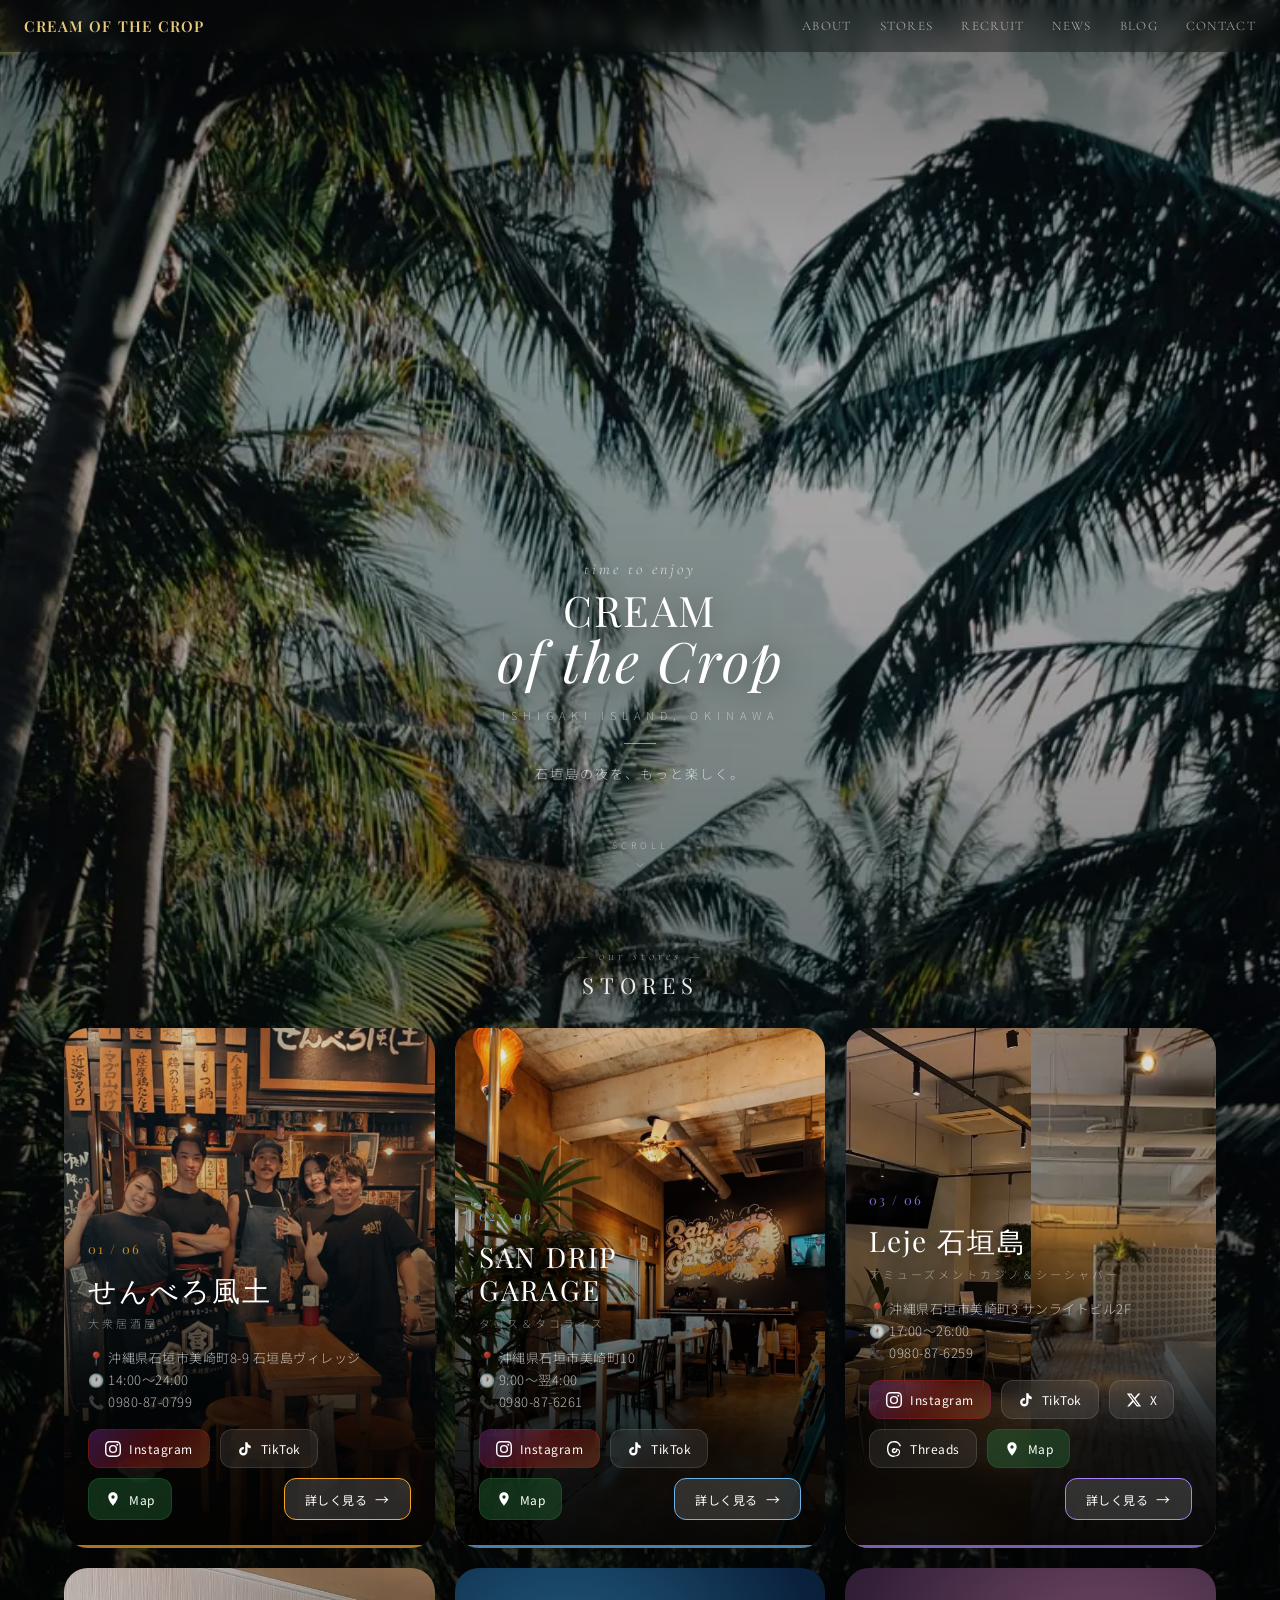
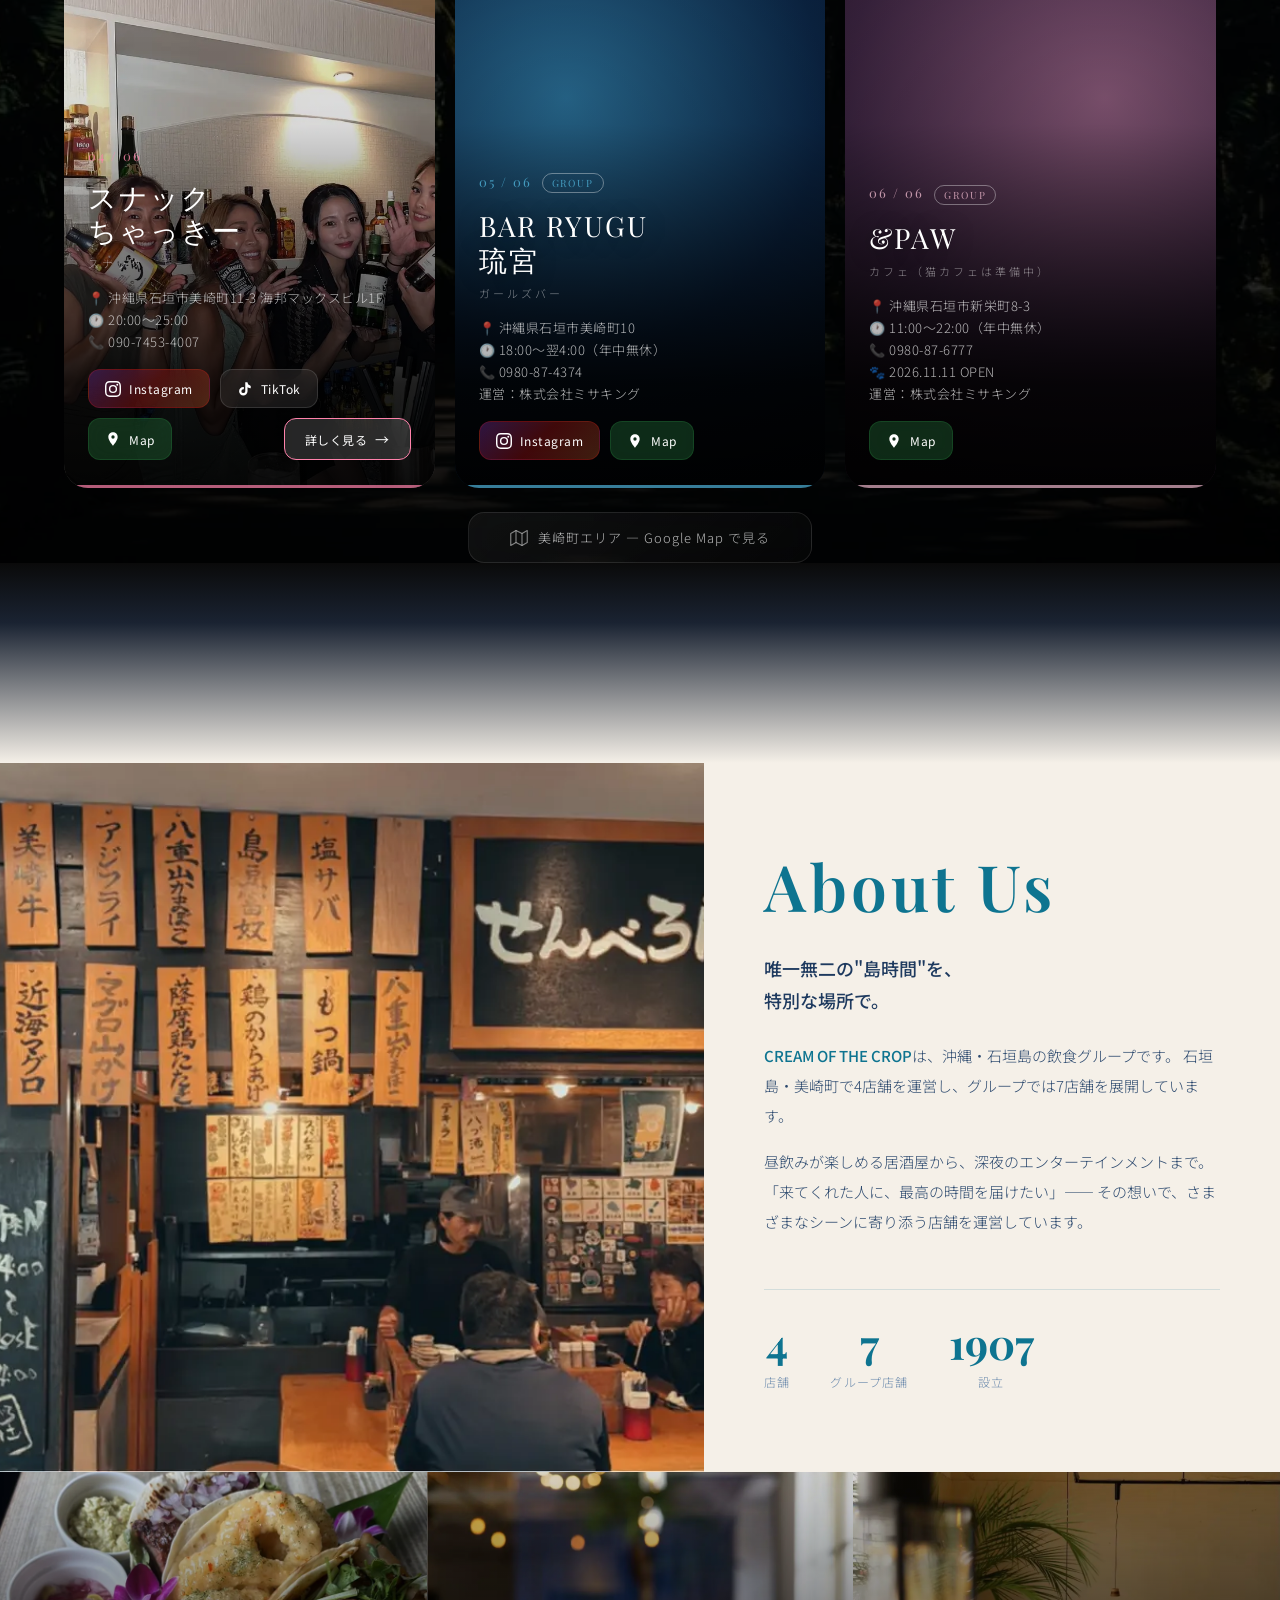
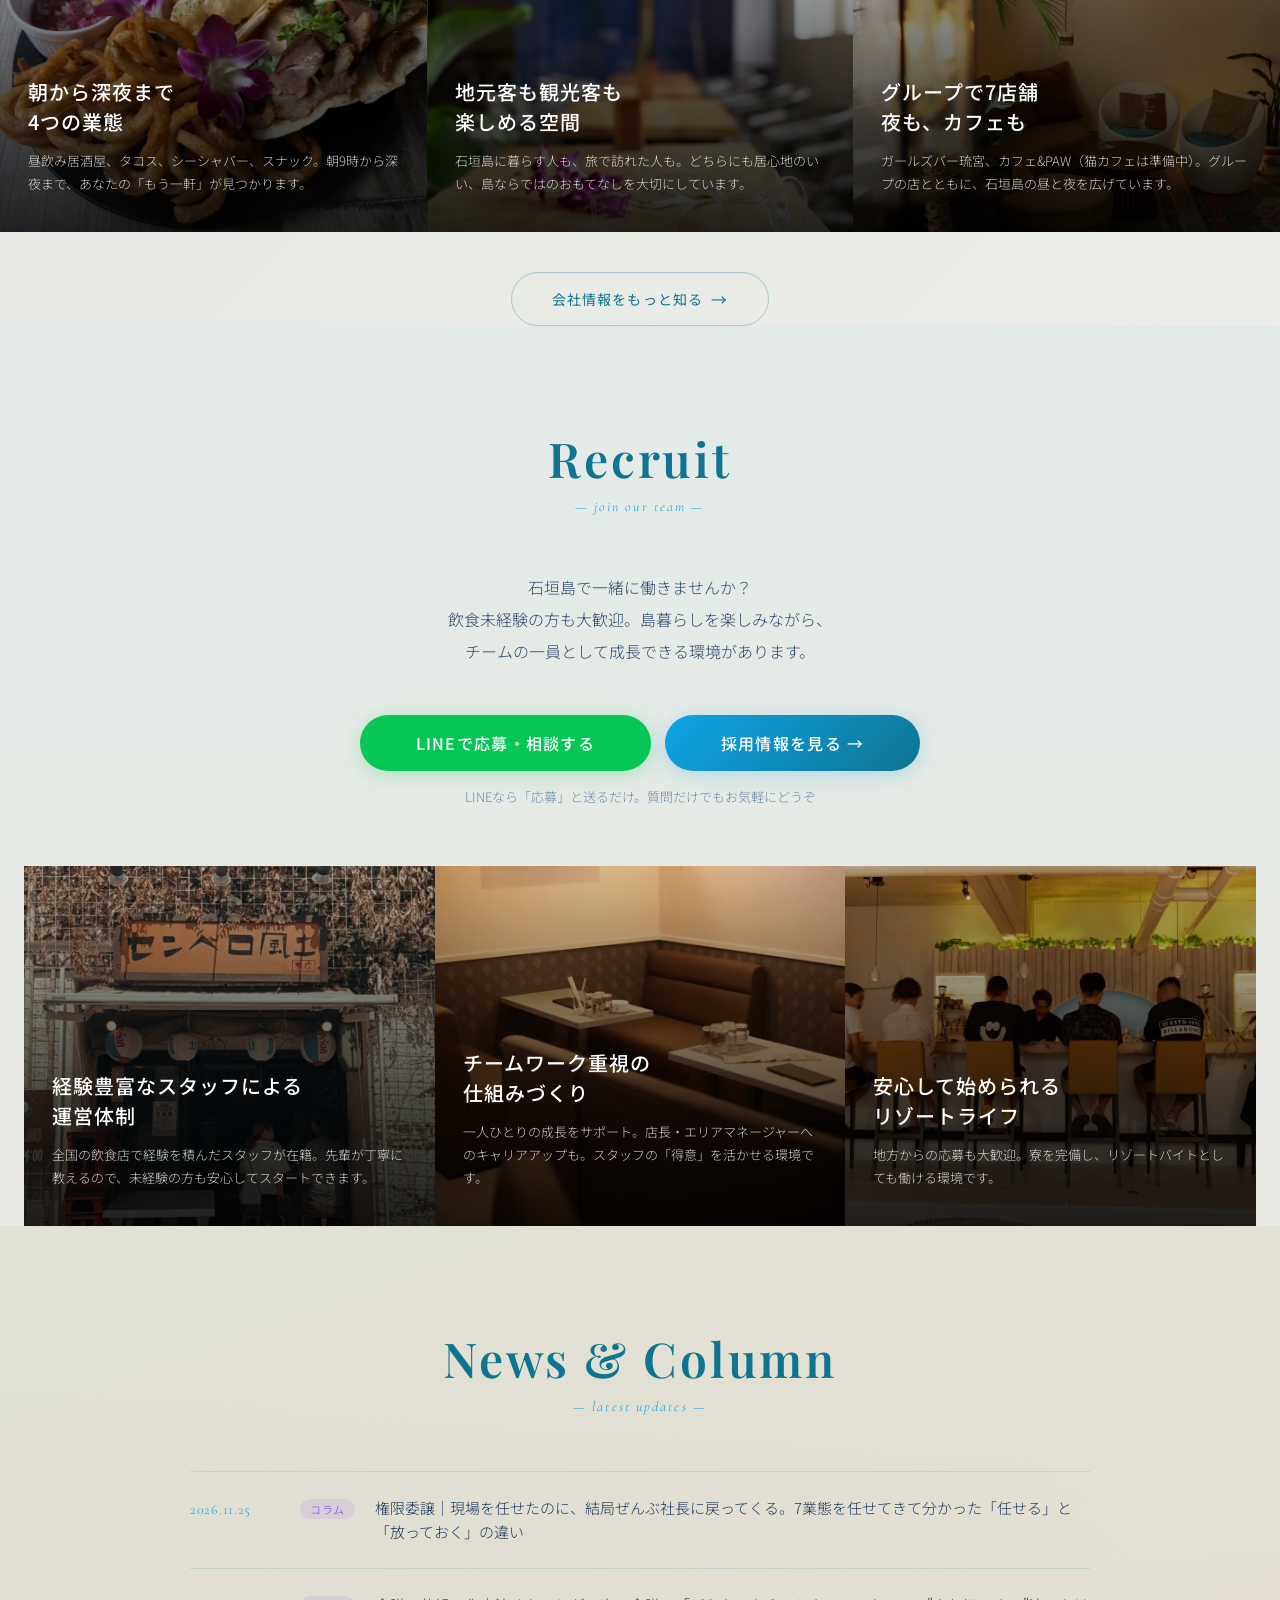
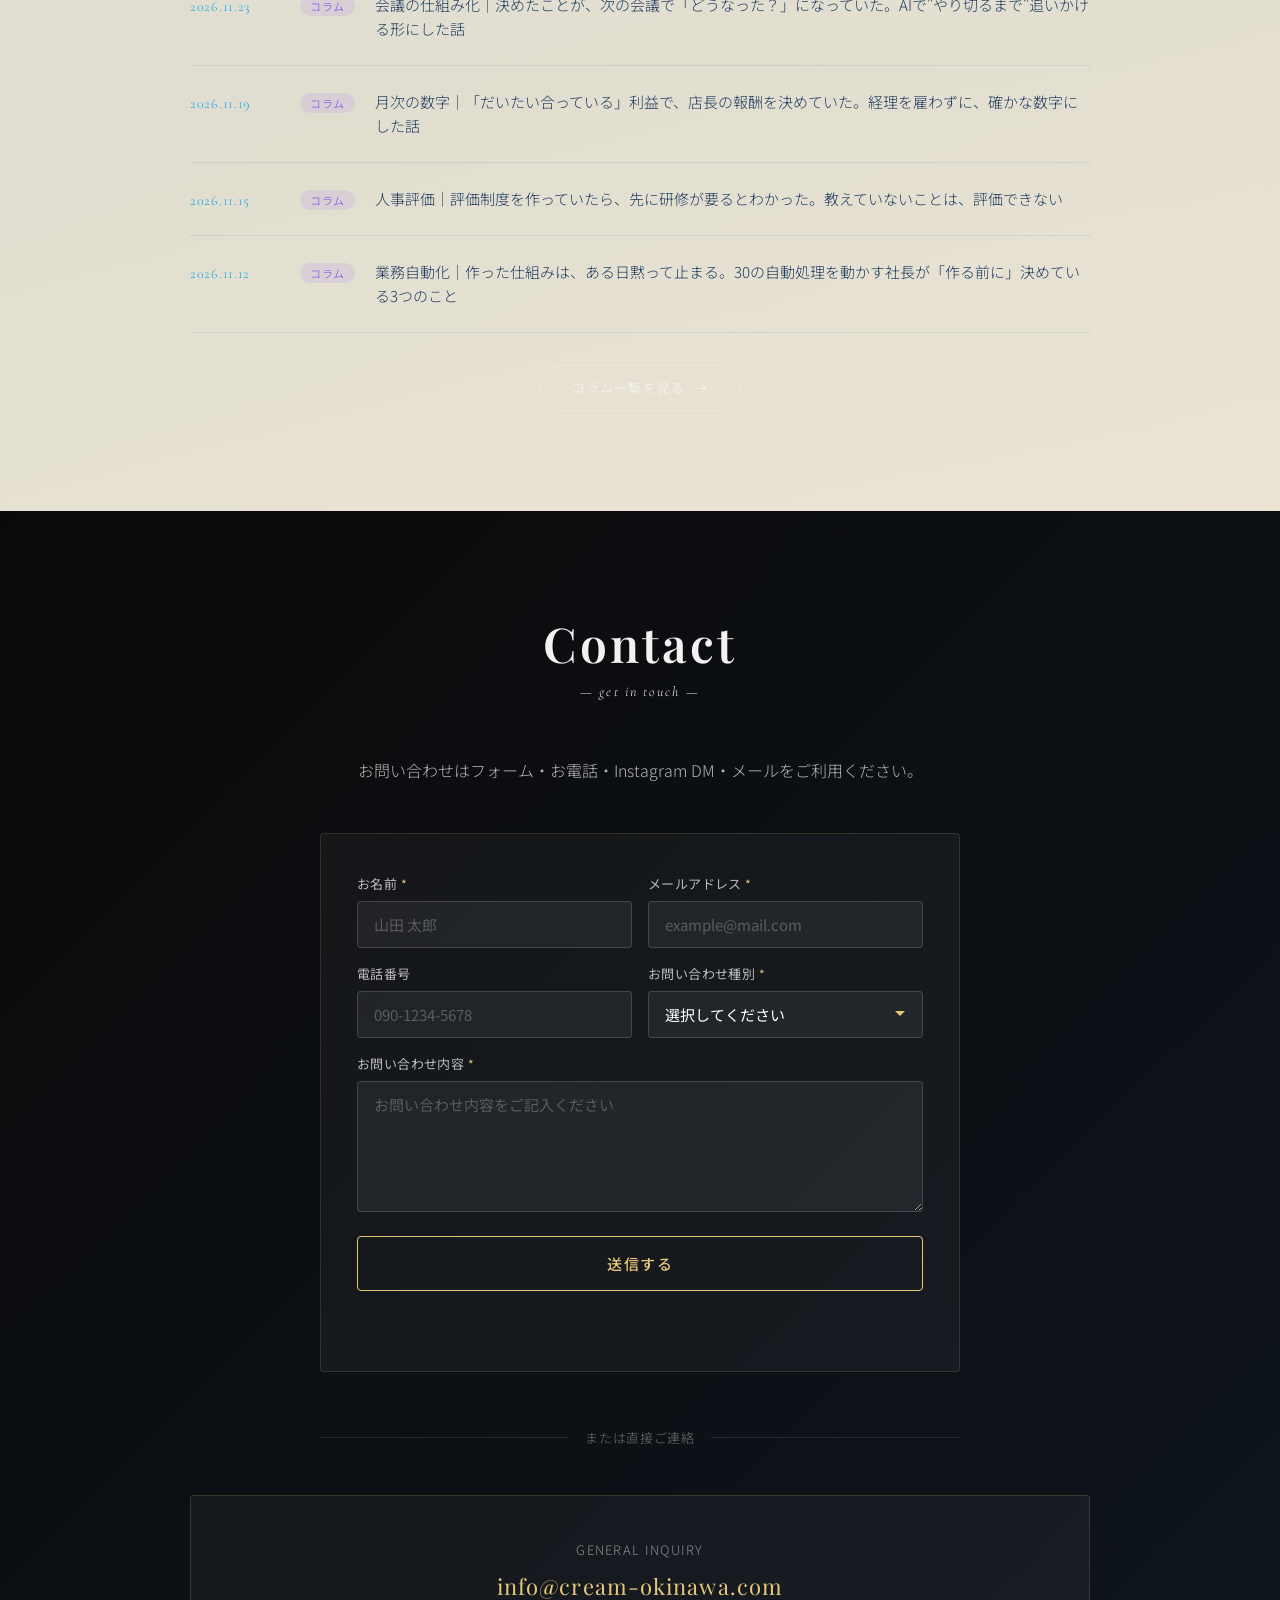
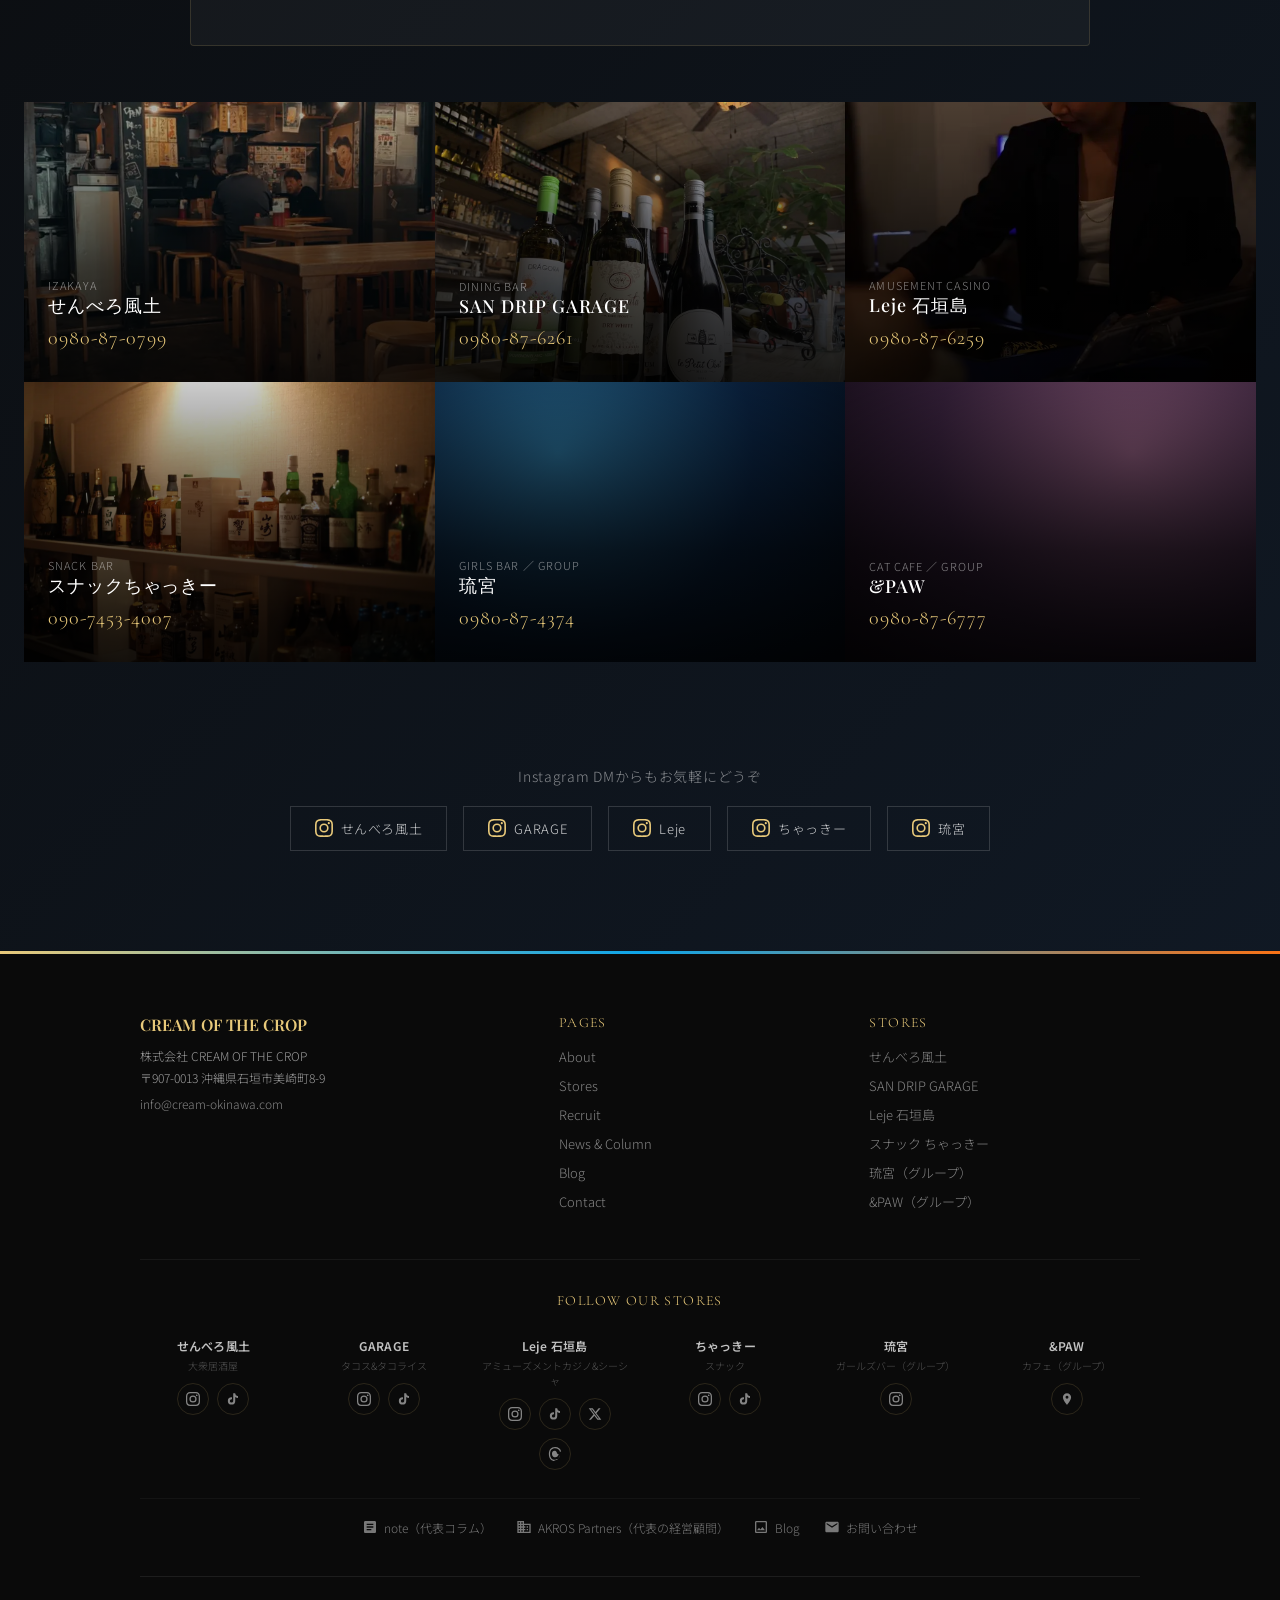
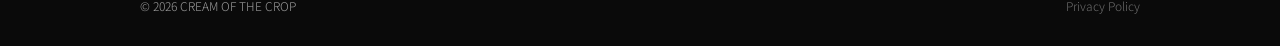
<file: index.html>
<!DOCTYPE html>
<html lang="ja">
<head>
<meta charset="UTF-8">
<meta name="viewport" content="width=device-width, initial-scale=1.0">
<title>CREAM OF THE CROP | 石垣島の居酒屋・バー・飲食グループ</title>
<meta name="description" content="株式会社CREAM OF THE CROP - 沖縄・石垣島 美崎町の飲食グループ。せんべろ風土・SAN DRIP GARAGE・Leje・スナックちゃっきーの4店舗を運営。グループでは琉宮・&amp;PAWを含む7店舗。">
<meta name="keywords" content="石垣島 居酒屋,石垣島 バー,石垣島 飲食店,沖縄 飲食グループ,美崎町,せんべろ,タコス,シーシャ,スナック,ガールズバー,カフェ">
<meta name="robots" content="index, follow">
<link rel="canonical" href="https://cream-okinawa.com/">

<!-- OGP -->
<meta property="og:title" content="CREAM OF THE CROP | 沖縄・石垣島の飲食グループ">
<meta property="og:description" content="沖縄・石垣島 美崎町で4店舗を運営する飲食グループ。居酒屋・タコスバル・シーシャバー・スナックを運営しています。">
<meta property="og:type" content="website">
<meta property="og:url" content="https://cream-okinawa.com/">
<meta property="og:site_name" content="CREAM OF THE CROP">
<meta property="og:locale" content="ja_JP">
<meta property="og:image" content="https://cream-okinawa.com/images/senbero.jpg">

<!-- Twitter Card -->
<meta name="twitter:card" content="summary_large_image">
<meta name="twitter:title" content="CREAM OF THE CROP | 沖縄・石垣島の飲食グループ">
<meta name="twitter:description" content="沖縄・石垣島 美崎町の飲食グループ。昼飲みから深夜まで、あなたの「もう一軒」を届けます。">
<meta name="twitter:image" content="https://cream-okinawa.com/images/senbero.jpg">

<!-- Favicon -->
<link rel="icon" type="image/svg+xml" href="favicon.svg">

<!-- Google Analytics（GA4） -->
<script async src="https://www.googletagmanager.com/gtag/js?id=G-2YDJ19GBTM"></script>
<script>
  window.dataLayer = window.dataLayer || [];
  function gtag(){dataLayer.push(arguments);}
  gtag('js', new Date());
  gtag('config', 'G-2YDJ19GBTM');
</script>

<!-- 構造化データ: Organization -->
<script type="application/ld+json">
{
  "@context": "https://schema.org",
  "@type": "Organization",
  "name": "CREAM OF THE CROP",
  "url": "https://cream-okinawa.com",
  "description": "沖縄・石垣島 美崎町で4店舗を運営する飲食グループ",
  "foundingDate": "2021",
  "founder": { "@type": "Person", "name": "久貝直哉" },
  "address": {
    "@type": "PostalAddress",
    "streetAddress": "美崎町8-9",
    "addressLocality": "石垣市",
    "addressRegion": "沖縄県",
    "postalCode": "907-0012",
    "addressCountry": "JP"
  },
  "sameAs": [
    "https://www.instagram.com/senberofudo/",
    "https://www.instagram.com/san_drip_garage/",
    "https://www.instagram.com/leje.ishigaki/"
  ]
}
</script>

<!-- 構造化データ: 各店舗 -->
<script type="application/ld+json">
[
  {"@context":"https://schema.org","@type":"Restaurant","name":"せんべろ風土","description":"石垣島の昼飲み居酒屋。1,000円せんべろセット（ドリンク3杯＋日替わり小鉢）が名物。","url":"https://cream-okinawa.com/stores/senbero.html","telephone":"+81-980-87-0799","address":{"@type":"PostalAddress","streetAddress":"美崎町8-9","addressLocality":"石垣市","addressRegion":"沖縄県","postalCode":"907-0012","addressCountry":"JP"},"geo":{"@type":"GeoCoordinates","latitude":24.3396,"longitude":124.1575},"openingHoursSpecification":{"@type":"OpeningHoursSpecification","dayOfWeek":["Monday","Tuesday","Wednesday","Thursday","Friday","Saturday","Sunday"],"opens":"14:00","closes":"24:00"},"servesCuisine":"居酒屋","priceRange":"¥1,000〜¥3,000","sameAs":"https://www.instagram.com/senberofudo/","parentOrganization":{"@type":"Organization","name":"CREAM OF THE CROP"}},
  {"@context":"https://schema.org","@type":"Restaurant","name":"SAN DRIP GARAGE","description":"石垣島のタコス＆バル。石垣牛タコスとドリンク100種以上。テイクアウト・Uber Eats対応。","url":"https://cream-okinawa.com/stores/garage.html","telephone":"+81-980-87-6261","address":{"@type":"PostalAddress","streetAddress":"美崎町10","addressLocality":"石垣市","addressRegion":"沖縄県","postalCode":"907-0012","addressCountry":"JP"},"geo":{"@type":"GeoCoordinates","latitude":24.3400,"longitude":124.1570},"openingHoursSpecification":{"@type":"OpeningHoursSpecification","dayOfWeek":["Monday","Tuesday","Wednesday","Thursday","Friday","Saturday","Sunday"],"opens":"09:00","closes":"04:00"},"servesCuisine":"タコス,バル","priceRange":"¥1,000〜¥4,000","sameAs":"https://www.instagram.com/san_drip_garage/","parentOrganization":{"@type":"Organization","name":"CREAM OF THE CROP"}},
  {"@context":"https://schema.org","@type":"BarOrPub","name":"Leje 石垣島","description":"石垣島のシーシャ＆アミューズメントカジノバー。非日常のエンターテインメント空間。飲み放題2h 3,000円〜。","url":"https://cream-okinawa.com/stores/leje.html","telephone":"+81-980-87-6259","address":{"@type":"PostalAddress","streetAddress":"美崎町3","addressLocality":"石垣市","addressRegion":"沖縄県","postalCode":"907-0012","addressCountry":"JP"},"geo":{"@type":"GeoCoordinates","latitude":24.3388,"longitude":124.1565},"openingHoursSpecification":{"@type":"OpeningHoursSpecification","dayOfWeek":["Monday","Tuesday","Wednesday","Thursday","Friday","Saturday","Sunday"],"opens":"17:00","closes":"02:00"},"priceRange":"¥3,000〜¥6,000","sameAs":"https://www.instagram.com/leje.ishigaki/","parentOrganization":{"@type":"Organization","name":"CREAM OF THE CROP"}},
  {"@context":"https://schema.org","@type":"BarOrPub","name":"スナックちゃっきー","description":"石垣島のアットホームなスナック。カラオケ完備、キャスト在籍。島の夜をもっと楽しく。","url":"https://cream-okinawa.com/stores/chacky.html","telephone":"+81-90-7453-4007","address":{"@type":"PostalAddress","streetAddress":"美崎町11-3 海邦マックスビル1F","addressLocality":"石垣市","addressRegion":"沖縄県","postalCode":"907-0012","addressCountry":"JP"},"geo":{"@type":"GeoCoordinates","latitude":24.3402,"longitude":124.1578},"openingHoursSpecification":{"@type":"OpeningHoursSpecification","dayOfWeek":["Monday","Tuesday","Wednesday","Thursday","Friday","Saturday","Sunday"],"opens":"20:00","closes":"01:00"},"priceRange":"¥3,000〜¥5,000","parentOrganization":{"@type":"Organization","name":"CREAM OF THE CROP"}}
]
</script>

<link rel="preconnect" href="https://fonts.googleapis.com">
<link rel="preconnect" href="https://fonts.gstatic.com" crossorigin>
<link rel="stylesheet" href="css/style.css">
<link href="https://fonts.googleapis.com/css2?family=Playfair+Display:wght@400;700&family=Cormorant+Garamond:ital,wght@0,400;1,400&family=Noto+Sans+JP:wght@300;400&display=swap" rel="stylesheet">
</head>
<body>

<!-- ===== ヘッダー ===== -->
<header class="header" id="header">
  <a href="/" class="header__logo">CREAM OF THE CROP</a>
  <nav class="header__nav" id="nav">
    <a href="about.html" class="header__link">About</a>
    <a href="#stores" class="header__link">Stores</a>
    <a href="recruit.html" class="header__link">Recruit</a>
    <a href="#news" class="header__link">News</a>
    <a href="blog.html" class="header__link">Blog</a>
    <a href="#contact" class="header__link">Contact</a>
  </nav>
  <button class="header__menu-btn" id="menuBtn" aria-label="メニューを開く" aria-expanded="false">
    <span></span><span></span><span></span>
    <div class="header__menu-label">Menu</div>
  </button>
</header>

<!-- ===== ヒーロー + 店舗 背景ラッパー ===== -->
<div class="hero-stores-wrapper">
  <div class="hero-stores-bg"></div>
  <div class="hero-stores-overlay"></div>

<!-- ===== ヒーロー ===== -->
<section class="hero">
  <div class="hero-content">
    <div class="hero-sub">time to enjoy</div>
    <h1 class="hero-title">
      CREAM
      <span class="script">of the Crop</span>
    </h1>
    <div class="hero-location">Ishigaki Island, Okinawa</div>
    <div class="hero-divider"></div>
    <div class="hero-tagline">石垣島の夜を、もっと楽しく。</div>
  </div>
  <div class="scroll-hint">
    <span>SCROLL</span>
    <div class="arrow">
      <svg width="14" height="14" viewBox="0 0 24 24" fill="none" stroke="rgba(255,255,255,0.4)" stroke-width="1.5"><path d="M6 9l6 6 6-6"/></svg>
    </div>
  </div>
</section>

<!-- ===== 店舗セクション ===== -->
<section class="stores-section" id="stores">

  <div class="section-header">
    <div class="label">— our stores —</div>
    <h2>STORES</h2>
  </div>

  <div class="carousel" id="carousel">

    <!-- 1. せんべろ風土 -->
    <div class="swipe-card" data-store="senbero">
      <div class="card-bg" data-bg="images/senbero.webp"></div>
      <div class="card-overlay"></div>
      <div class="card-content">
        <div class="card-number">01 / 06</div>
        <h3 class="card-store-name"><a href="stores/senbero.html" style="color:inherit;text-decoration:none">せんべろ風土</a></h3>
        <div class="card-store-genre">大衆居酒屋</div>
        <p class="card-desc">📍 沖縄県石垣市美崎町8-9 石垣島ヴィレッジ<br>🕐 14:00〜24:00<br>📞 0980-87-0799</p>
        <div class="card-links">
          <a href="https://www.instagram.com/senberofudo/" target="_blank" rel="noopener" class="card-link-btn ig">
            <svg role="img" aria-label="Instagram" viewBox="0 0 24 24" fill="white"><path d="M12 2.163c3.204 0 3.584.012 4.85.07 3.252.148 4.771 1.691 4.919 4.919.058 1.265.069 1.645.069 4.849 0 3.205-.012 3.584-.069 4.849-.149 3.225-1.664 4.771-4.919 4.919-1.266.058-1.644.07-4.85.07-3.204 0-3.584-.012-4.849-.07-3.26-.149-4.771-1.699-4.919-4.92-.058-1.265-.07-1.644-.07-4.849 0-3.204.013-3.583.07-4.849.149-3.227 1.664-4.771 4.919-4.919 1.266-.057 1.645-.069 4.849-.069zM12 0C8.741 0 8.333.014 7.053.072 2.695.272.273 2.69.073 7.052.014 8.333 0 8.741 0 12c0 3.259.014 3.668.072 4.948.2 4.358 2.618 6.78 6.98 6.98C8.333 23.986 8.741 24 12 24c3.259 0 3.668-.014 4.948-.072 4.354-.2 6.782-2.618 6.979-6.98.059-1.28.073-1.689.073-4.948 0-3.259-.014-3.667-.072-4.947-.196-4.354-2.617-6.78-6.979-6.98C15.668.014 15.259 0 12 0zm0 5.838a6.162 6.162 0 100 12.324 6.162 6.162 0 000-12.324zM12 16a4 4 0 110-8 4 4 0 010 8zm6.406-11.845a1.44 1.44 0 100 2.881 1.44 1.44 0 000-2.881z"/></svg>
            Instagram
          </a>
          <a href="https://www.tiktok.com/@senbero12345" target="_blank" rel="noopener" class="card-link-btn tt">
            <svg role="img" aria-label="TikTok" viewBox="0 0 24 24" fill="white"><path d="M19.59 6.69a4.83 4.83 0 01-3.77-4.25V2h-3.45v13.67a2.89 2.89 0 01-2.88 2.5 2.89 2.89 0 01-2.89-2.89 2.89 2.89 0 012.89-2.89c.28 0 .54.04.79.1V9.01a6.27 6.27 0 00-.79-.05 6.34 6.34 0 00-6.34 6.34 6.34 6.34 0 006.34 6.34 6.34 6.34 0 006.33-6.34V9.49a8.28 8.28 0 004.77 1.52V7.56a4.84 4.84 0 01-1-.87z"/></svg>
            TikTok
          </a>
          <a href="https://maps.google.com/?q=せんべろ風土+石垣島" target="_blank" rel="noopener" class="card-link-btn map">
            <svg role="img" aria-label="Map" viewBox="0 0 24 24" fill="white"><path d="M12 2C8.13 2 5 5.13 5 9c0 5.25 7 13 7 13s7-7.75 7-13c0-3.87-3.13-7-7-7zm0 9.5a2.5 2.5 0 110-5 2.5 2.5 0 010 5z"/></svg>
            Map
          </a>
          <a href="stores/senbero.html" class="card-detail-btn">詳しく見る <span>&rarr;</span></a>
        </div>
      </div>
    </div>

    <!-- 2. SAN DRIP GARAGE -->
    <div class="swipe-card" data-store="garage">
      <div class="card-bg" data-bg="images/garage.webp"></div>
      <div class="card-overlay"></div>
      <div class="card-content">
        <div class="card-number">02 / 06</div>
        <h3 class="card-store-name"><a href="stores/garage.html" style="color:inherit;text-decoration:none">SAN DRIP<br>GARAGE</a></h3>
        <div class="card-store-genre">タコス＆タコライス</div>
        <p class="card-desc">📍 沖縄県石垣市美崎町10<br>🕐 9:00〜翌4:00<br>📞 0980-87-6261</p>
        <div class="card-links">
          <a href="https://www.instagram.com/san_drip_garage/" target="_blank" rel="noopener" class="card-link-btn ig">
            <svg role="img" aria-label="Instagram" viewBox="0 0 24 24" fill="white"><path d="M12 2.163c3.204 0 3.584.012 4.85.07 3.252.148 4.771 1.691 4.919 4.919.058 1.265.069 1.645.069 4.849 0 3.205-.012 3.584-.069 4.849-.149 3.225-1.664 4.771-4.919 4.919-1.266.058-1.644.07-4.85.07-3.204 0-3.584-.012-4.849-.07-3.26-.149-4.771-1.699-4.919-4.92-.058-1.265-.07-1.644-.07-4.849 0-3.204.013-3.583.07-4.849.149-3.227 1.664-4.771 4.919-4.919 1.266-.057 1.645-.069 4.849-.069zM12 0C8.741 0 8.333.014 7.053.072 2.695.272.273 2.69.073 7.052.014 8.333 0 8.741 0 12c0 3.259.014 3.668.072 4.948.2 4.358 2.618 6.78 6.98 6.98C8.333 23.986 8.741 24 12 24c3.259 0 3.668-.014 4.948-.072 4.354-.2 6.782-2.618 6.979-6.98.059-1.28.073-1.689.073-4.948 0-3.259-.014-3.667-.072-4.947-.196-4.354-2.617-6.78-6.979-6.98C15.668.014 15.259 0 12 0zm0 5.838a6.162 6.162 0 100 12.324 6.162 6.162 0 000-12.324zM12 16a4 4 0 110-8 4 4 0 010 8zm6.406-11.845a1.44 1.44 0 100 2.881 1.44 1.44 0 000-2.881z"/></svg>
            Instagram
          </a>
          <a href="https://www.tiktok.com/@san.drip.garage" target="_blank" rel="noopener" class="card-link-btn tt">
            <svg role="img" aria-label="TikTok" viewBox="0 0 24 24" fill="white"><path d="M19.59 6.69a4.83 4.83 0 01-3.77-4.25V2h-3.45v13.67a2.89 2.89 0 01-2.88 2.5 2.89 2.89 0 01-2.89-2.89 2.89 2.89 0 012.89-2.89c.28 0 .54.04.79.1V9.01a6.27 6.27 0 00-.79-.05 6.34 6.34 0 00-6.34 6.34 6.34 6.34 0 006.34 6.34 6.34 6.34 0 006.33-6.34V9.49a8.28 8.28 0 004.77 1.52V7.56a4.84 4.84 0 01-1-.87z"/></svg>
            TikTok
          </a>
          <a href="https://maps.google.com/?q=SAN+DRIP+GARAGE+石垣島" target="_blank" rel="noopener" class="card-link-btn map">
            <svg role="img" aria-label="Map" viewBox="0 0 24 24" fill="white"><path d="M12 2C8.13 2 5 5.13 5 9c0 5.25 7 13 7 13s7-7.75 7-13c0-3.87-3.13-7-7-7zm0 9.5a2.5 2.5 0 110-5 2.5 2.5 0 010 5z"/></svg>
            Map
          </a>
          <a href="stores/garage.html" class="card-detail-btn">詳しく見る <span>&rarr;</span></a>
        </div>
      </div>
    </div>

    <!-- 3. Leje -->
    <div class="swipe-card" data-store="leje">
      <div class="card-bg card-bg-split">
        <div class="card-bg-half" data-bg="images/leje1.webp"></div>
        <div class="card-bg-half" data-bg="images/leje2.webp"></div>
      </div>
      <div class="card-overlay"></div>
      <div class="card-content">
        <div class="card-number">03 / 06</div>
        <h3 class="card-store-name"><a href="stores/leje.html" style="color:inherit;text-decoration:none">Leje 石垣島</a></h3>
        <div class="card-store-genre">アミューズメントカジノ＆シーシャバー</div>
        <p class="card-desc">📍 沖縄県石垣市美崎町3 サンライトビル2F<br>🕐 17:00〜26:00<br>📞 0980-87-6259</p>
        <div class="card-links">
          <a href="https://www.instagram.com/leje.ishigaki/" target="_blank" rel="noopener" class="card-link-btn ig">
            <svg role="img" aria-label="Instagram" viewBox="0 0 24 24" fill="white"><path d="M12 2.163c3.204 0 3.584.012 4.85.07 3.252.148 4.771 1.691 4.919 4.919.058 1.265.069 1.645.069 4.849 0 3.205-.012 3.584-.069 4.849-.149 3.225-1.664 4.771-4.919 4.919-1.266.058-1.644.07-4.85.07-3.204 0-3.584-.012-4.849-.07-3.26-.149-4.771-1.699-4.919-4.92-.058-1.265-.07-1.644-.07-4.849 0-3.204.013-3.583.07-4.849.149-3.227 1.664-4.771 4.919-4.919 1.266-.057 1.645-.069 4.849-.069zM12 0C8.741 0 8.333.014 7.053.072 2.695.272.273 2.69.073 7.052.014 8.333 0 8.741 0 12c0 3.259.014 3.668.072 4.948.2 4.358 2.618 6.78 6.98 6.98C8.333 23.986 8.741 24 12 24c3.259 0 3.668-.014 4.948-.072 4.354-.2 6.782-2.618 6.979-6.98.059-1.28.073-1.689.073-4.948 0-3.259-.014-3.667-.072-4.947-.196-4.354-2.617-6.78-6.979-6.98C15.668.014 15.259 0 12 0zm0 5.838a6.162 6.162 0 100 12.324 6.162 6.162 0 000-12.324zM12 16a4 4 0 110-8 4 4 0 010 8zm6.406-11.845a1.44 1.44 0 100 2.881 1.44 1.44 0 000-2.881z"/></svg>
            Instagram
          </a>
          <a href="https://www.tiktok.com/@leje.isg" target="_blank" rel="noopener" class="card-link-btn tt">
            <svg role="img" aria-label="TikTok" viewBox="0 0 24 24" fill="white"><path d="M19.59 6.69a4.83 4.83 0 01-3.77-4.25V2h-3.45v13.67a2.89 2.89 0 01-2.88 2.5 2.89 2.89 0 01-2.89-2.89 2.89 2.89 0 012.89-2.89c.28 0 .54.04.79.1V9.01a6.27 6.27 0 00-.79-.05 6.34 6.34 0 00-6.34 6.34 6.34 6.34 0 006.34 6.34 6.34 6.34 0 006.33-6.34V9.49a8.28 8.28 0 004.77 1.52V7.56a4.84 4.84 0 01-1-.87z"/></svg>
            TikTok
          </a>
          <a href="https://x.com/leje_ishigaki" target="_blank" rel="noopener" class="card-link-btn x">
            <svg role="img" aria-label="X" viewBox="0 0 24 24" fill="white"><path d="M18.244 2.25h3.308l-7.227 8.26 8.502 11.24H16.17l-5.214-6.817L4.99 21.75H1.68l7.73-8.835L1.254 2.25H8.08l4.713 6.231zm-1.161 17.52h1.833L7.084 4.126H5.117z"/></svg>
            X
          </a>
          <a href="https://www.threads.net/@leje.ishigaki" target="_blank" rel="noopener" class="card-link-btn th">
            <svg role="img" aria-label="Threads" viewBox="0 0 24 24" fill="white"><path d="M12.186 24h-.007c-3.581-.024-6.334-1.205-8.184-3.509C2.35 18.44 1.5 15.586 1.472 12.01v-.017c.03-3.579.879-6.43 2.525-8.482C5.845 1.205 8.6.024 12.18 0h.014c2.746.02 5.043.725 6.826 2.098 1.677 1.29 2.858 3.13 3.509 5.467l-2.04.569c-1.104-3.96-3.898-5.984-8.304-6.015-2.91.022-5.11.936-6.54 2.717C4.307 6.504 3.616 8.914 3.59 12c.025 3.086.718 5.496 2.057 7.164 1.43 1.783 3.631 2.698 6.54 2.717 2.623-.02 4.358-.631 5.8-2.045 1.647-1.613 1.618-3.593 1.09-4.798-.31-.71-.873-1.3-1.634-1.75-.192 1.352-.622 2.446-1.276 3.242-.896 1.088-2.19 1.678-3.794 1.678h-.04c-1.136-.008-2.088-.38-2.75-1.073-.636-.665-.985-1.582-.985-2.586 0-2.226 1.683-3.878 3.92-3.878.6 0 1.142.104 1.618.312l-.146 2.143c-.263-.114-.562-.172-.873-.172-1.14 0-2.4.792-2.4 1.595 0 .418.144.752.416 1.002.298.273.738.42 1.27.424 1.872 0 2.827-1.474 2.979-4.248l.036-.652.646.107c1.724.286 3.03.972 3.876 2.037 1.076 1.353 1.4 3.2.886 5.063-.863 3.134-3.666 4.893-7.804 4.923z"/></svg>
            Threads
          </a>
          <a href="https://maps.google.com/?q=Leje+石垣島" target="_blank" rel="noopener" class="card-link-btn map">
            <svg role="img" aria-label="Map" viewBox="0 0 24 24" fill="white"><path d="M12 2C8.13 2 5 5.13 5 9c0 5.25 7 13 7 13s7-7.75 7-13c0-3.87-3.13-7-7-7zm0 9.5a2.5 2.5 0 110-5 2.5 2.5 0 010 5z"/></svg>
            Map
          </a>
          <a href="stores/leje.html" class="card-detail-btn">詳しく見る <span>&rarr;</span></a>
        </div>
      </div>
    </div>

    <!-- 4. スナックちゃっきー -->
    <div class="swipe-card" data-store="chucky">
      <div class="card-bg" data-bg="images/chucky.webp"></div>
      <div class="card-overlay"></div>
      <div class="card-content">
        <div class="card-number">04 / 06</div>
        <h3 class="card-store-name"><a href="stores/chacky.html" style="color:inherit;text-decoration:none">スナック<br>ちゃっきー</a></h3>
        <div class="card-store-genre">スナック</div>
        <p class="card-desc">📍 沖縄県石垣市美崎町11-3 海邦マックスビル1F<br>🕐 20:00〜25:00<br>📞 090-7453-4007</p>
        <div class="card-links">
          <a href="https://www.instagram.com/snack_chucky_ishigakizima/" target="_blank" rel="noopener" class="card-link-btn ig">
            <svg role="img" aria-label="Instagram" viewBox="0 0 24 24" fill="white"><path d="M12 2.163c3.204 0 3.584.012 4.85.07 3.252.148 4.771 1.691 4.919 4.919.058 1.265.069 1.645.069 4.849 0 3.205-.012 3.584-.069 4.849-.149 3.225-1.664 4.771-4.919 4.919-1.266.058-1.644.07-4.85.07-3.204 0-3.584-.012-4.849-.07-3.26-.149-4.771-1.699-4.919-4.92-.058-1.265-.07-1.644-.07-4.849 0-3.204.013-3.583.07-4.849.149-3.227 1.664-4.771 4.919-4.919 1.266-.057 1.645-.069 4.849-.069zM12 0C8.741 0 8.333.014 7.053.072 2.695.272.273 2.69.073 7.052.014 8.333 0 8.741 0 12c0 3.259.014 3.668.072 4.948.2 4.358 2.618 6.78 6.98 6.98C8.333 23.986 8.741 24 12 24c3.259 0 3.668-.014 4.948-.072 4.354-.2 6.782-2.618 6.979-6.98.059-1.28.073-1.689.073-4.948 0-3.259-.014-3.667-.072-4.947-.196-4.354-2.617-6.78-6.979-6.98C15.668.014 15.259 0 12 0zm0 5.838a6.162 6.162 0 100 12.324 6.162 6.162 0 000-12.324zM12 16a4 4 0 110-8 4 4 0 010 8zm6.406-11.845a1.44 1.44 0 100 2.881 1.44 1.44 0 000-2.881z"/></svg>
            Instagram
          </a>
          <a href="https://www.tiktok.com/@snack_chucky_071" target="_blank" rel="noopener" class="card-link-btn tt">
            <svg role="img" aria-label="TikTok" viewBox="0 0 24 24" fill="white"><path d="M19.59 6.69a4.83 4.83 0 01-3.77-4.25V2h-3.45v13.67a2.89 2.89 0 01-2.88 2.5 2.89 2.89 0 01-2.89-2.89 2.89 2.89 0 012.89-2.89c.28 0 .54.04.79.1V9.01a6.27 6.27 0 00-.79-.05 6.34 6.34 0 00-6.34 6.34 6.34 6.34 0 006.34 6.34 6.34 6.34 0 006.33-6.34V9.49a8.28 8.28 0 004.77 1.52V7.56a4.84 4.84 0 01-1-.87z"/></svg>
            TikTok
          </a>
          <a href="https://maps.google.com/?q=スナックちゃっきー+石垣島" target="_blank" rel="noopener" class="card-link-btn map">
            <svg role="img" aria-label="Map" viewBox="0 0 24 24" fill="white"><path d="M12 2C8.13 2 5 5.13 5 9c0 5.25 7 13 7 13s7-7.75 7-13c0-3.87-3.13-7-7-7zm0 9.5a2.5 2.5 0 110-5 2.5 2.5 0 010 5z"/></svg>
            Map
          </a>
          <a href="stores/chacky.html" class="card-detail-btn">詳しく見る <span>&rarr;</span></a>
        </div>
      </div>
    </div>

    <!-- グループ店舗 5. ryugu -->
    <div class="swipe-card swipe-card--group" data-store="ryugu">
      <div class="card-overlay"></div>
      <div class="card-content">
        <div class="card-number">05 / 06<span class="card-group-badge">GROUP</span></div>
        <h3 class="card-store-name">BAR RYUGU<br>琉宮</h3>
        <div class="card-store-genre">ガールズバー</div>
        <p class="card-desc">📍 沖縄県石垣市美崎町10<br>🕐 18:00〜翌4:00（年中無休）<br>📞 0980-87-4374<br>運営：株式会社ミサキング</p>
        <div class="card-links">
          <a href="https://www.instagram.com/ryugu_ishigaki/" target="_blank" rel="noopener" class="card-link-btn ig">
            <svg role="img" aria-label="Instagram" viewBox="0 0 24 24" fill="white"><path d="M12 2.163c3.204 0 3.584.012 4.85.07 3.252.148 4.771 1.691 4.919 4.919.058 1.265.069 1.645.069 4.849 0 3.205-.012 3.584-.069 4.849-.149 3.225-1.664 4.771-4.919 4.919-1.266.058-1.644.07-4.85.07-3.204 0-3.584-.012-4.849-.07-3.26-.149-4.771-1.699-4.919-4.92-.058-1.265-.07-1.644-.07-4.849 0-3.204.013-3.583.07-4.849.149-3.227 1.664-4.771 4.919-4.919 1.266-.057 1.645-.069 4.849-.069zM12 0C8.741 0 8.333.014 7.053.072 2.695.272.273 2.69.073 7.052.014 8.333 0 8.741 0 12c0 3.259.014 3.668.072 4.948.2 4.358 2.618 6.78 6.98 6.98C8.333 23.986 8.741 24 12 24c3.259 0 3.668-.014 4.948-.072 4.354-.2 6.782-2.618 6.979-6.98.059-1.28.073-1.689.073-4.948 0-3.259-.014-3.667-.072-4.947-.196-4.354-2.617-6.78-6.979-6.98C15.668.014 15.259 0 12 0zm0 5.838a6.162 6.162 0 100 12.324 6.162 6.162 0 000-12.324zM12 16a4 4 0 110-8 4 4 0 010 8zm6.406-11.845a1.44 1.44 0 100 2.881 1.44 1.44 0 000-2.881z"/></svg>
            Instagram
          </a>
          <a href="https://maps.google.com/?q=BAR RYUGU 琉宮 石垣島" target="_blank" rel="noopener" class="card-link-btn map">
            <svg role="img" aria-label="Map" viewBox="0 0 24 24" fill="white"><path d="M12 2C8.13 2 5 5.13 5 9c0 5.25 7 13 7 13s7-7.75 7-13c0-3.87-3.13-7-7-7zm0 9.5a2.5 2.5 0 110-5 2.5 2.5 0 010 5z"/></svg>
            Map
          </a>
        </div>
      </div>
    </div>

    <!-- グループ店舗 6. paw -->
    <div class="swipe-card swipe-card--group" data-store="paw">
      <div class="card-overlay"></div>
      <div class="card-content">
        <div class="card-number">06 / 06<span class="card-group-badge">GROUP</span></div>
        <h3 class="card-store-name">&amp;PAW</h3>
        <div class="card-store-genre">カフェ（猫カフェは準備中）</div>
        <p class="card-desc">📍 沖縄県石垣市新栄町8-3<br>🕐 11:00〜22:00（年中無休）<br>📞 0980-87-6777<br>🐾 2026.11.11 OPEN<br>運営：株式会社ミサキング</p>
        <div class="card-links">
          <a href="https://maps.google.com/?q=&PAW 石垣島 新栄町" target="_blank" rel="noopener" class="card-link-btn map">
            <svg role="img" aria-label="Map" viewBox="0 0 24 24" fill="white"><path d="M12 2C8.13 2 5 5.13 5 9c0 5.25 7 13 7 13s7-7.75 7-13c0-3.87-3.13-7-7-7zm0 9.5a2.5 2.5 0 110-5 2.5 2.5 0 010 5z"/></svg>
            Map
          </a>
        </div>
      </div>
    </div>


  </div>

  <!-- ドットインジケーター -->
  <div class="carousel-dots" id="dots">
    <button class="dot active" data-index="0"></button>
    <button class="dot" data-index="1"></button>
    <button class="dot" data-index="2"></button>
    <button class="dot" data-index="3"></button>
    <button class="dot" data-index="4"></button>
    <button class="dot" data-index="5"></button>
  </div>

  <div class="swipe-hint" id="swipeHint">SWIPE →</div>

  <!-- エリアマップ -->
  <div class="map-section">
    <a href="https://maps.google.com/?q=沖縄県石垣市美崎町8-9" target="_blank" rel="noopener" class="map-link">
      <svg viewBox="0 0 24 24" fill="none" stroke="currentColor" stroke-width="1.5" stroke-linecap="round" stroke-linejoin="round"><path d="M1 6v16l7-4 8 4 7-4V2l-7 4-8-4-7 4z"/><path d="M8 2v16"/><path d="M16 6v16"/></svg>
      <span>美崎町エリア — Google Map で見る</span>
    </a>
  </div>


</section>

</div><!-- /.hero-stores-wrapper -->

<!-- ===== ダーク→リゾート グラデーション遷移 ===== -->
<div class="transition-gradient"></div>

<!-- ===== About ===== -->
<section class="resort-section" id="about">
  <div class="resort-container">

    <!-- 写真左 + テキスト右の分割レイアウト -->
    <div class="about-split">
      <div class="about-photo">
        <img src="images/about-senbero.webp" alt="せんべろ風土の店内" loading="lazy">
      </div>
      <div class="about-body">
        <h2 class="section-title">About Us</h2>
        <p class="about-lead">
          唯一無二の"島時間"を、<br>特別な場所で。
        </p>
        <div class="about-text">
          <p>
            <strong>CREAM OF THE CROP</strong>は、沖縄・石垣島の飲食グループです。
            石垣島・美崎町で4店舗を運営し、グループでは7店舗を展開しています。
          </p>
          <p>
            昼飲みが楽しめる居酒屋から、深夜のエンターテインメントまで。
            「来てくれた人に、最高の時間を届けたい」——
            その想いで、さまざまなシーンに寄り添う店舗を運営しています。
          </p>
        </div>
        <div class="about-stats-row">
          <div class="about-stat" data-animate>
            <span class="about-stat-number" data-count="4">0</span>
            <span class="about-stat-label">店舗</span>
          </div>
          <div class="about-stat" data-animate>
            <span class="about-stat-number" data-count="7">0</span>
            <span class="about-stat-label">グループ店舗</span>
          </div>
          <div class="about-stat" data-animate>
            <span class="about-stat-number" data-count="2021">0</span>
            <span class="about-stat-label">設立</span>
          </div>
        </div>
      </div>
    </div>

    <!-- 特徴3カラム（写真背景カード） -->
    <div class="feature-cards">
      <div class="feature-card">
        <div class="feature-card-bg" data-bg="images/about-garage-food.webp"></div>
        <div class="feature-card-overlay"></div>
        <div class="feature-card-content">
          <h3 class="feature-card-title">朝から深夜まで<br>4つの業態</h3>
          <p class="feature-card-desc">昼飲み居酒屋、タコス、シーシャバー、スナック。朝9時から深夜まで、あなたの「もう一軒」が見つかります。</p>
        </div>
      </div>
      <div class="feature-card">
        <div class="feature-card-bg" data-bg="images/about-leje-table.webp"></div>
        <div class="feature-card-overlay"></div>
        <div class="feature-card-content">
          <h3 class="feature-card-title">地元客も観光客も<br>楽しめる空間</h3>
          <p class="feature-card-desc">石垣島に暮らす人も、旅で訪れた人も。どちらにも居心地のいい、島ならではのおもてなしを大切にしています。</p>
        </div>
      </div>
      <div class="feature-card">
        <div class="feature-card-bg" data-bg="images/about-leje-lounge.webp"></div>
        <div class="feature-card-overlay"></div>
        <div class="feature-card-content">
          <h3 class="feature-card-title">グループで7店舗<br>夜も、カフェも</h3>
          <p class="feature-card-desc">ガールズバー琉宮、カフェ&amp;PAW（猫カフェは準備中）。グループの店とともに、石垣島の昼と夜を広げています。</p>
        </div>
      </div>
    </div>

    <!-- About詳細ページへのリンク -->
    <div style="text-align:center; padding: 40px 24px 0;">
      <a href="about.html" style="display:inline-flex; align-items:center; gap:8px; padding:14px 40px; border:1px solid rgba(14,116,144,0.3); color:#0e7490; border-radius:40px; font-size:14px; font-weight:400; letter-spacing:0.08em; transition:all 0.3s; text-decoration:none;">
        会社情報をもっと知る <span style="font-size:16px;">&rarr;</span>
      </a>
    </div>

  </div>
</section>

<!-- ===== Recruit ===== -->
<section class="resort-section recruit-section" id="recruit">
  <div class="resort-container">
    <h2 class="section-title">Recruit</h2>
    <p class="section-sub">— join our team —</p>

    <p class="recruit-lead">
      石垣島で一緒に働きませんか？<br>
      飲食未経験の方も大歓迎。島暮らしを楽しみながら、<br>
      チームの一員として成長できる環境があります。
    </p>

    <div class="recruit-cta">
      <div class="recruit-btns">
        <a href="https://lin.ee/791hZX4" target="_blank" rel="noopener" class="recruit-btn recruit-btn--line">LINEで応募・相談する</a>
        <a href="recruit.html" class="recruit-btn">採用情報を見る &rarr;</a>
      </div>
      <p class="recruit-note">LINEなら「応募」と送るだけ。質問だけでもお気軽にどうぞ</p>
    </div>
  </div>

  <!-- 写真背景3カラムカード -->
  <div class="feature-cards">
    <div class="feature-card">
      <div class="feature-card-bg" data-bg="images/recruit-senbero.webp"></div>
      <div class="feature-card-overlay"></div>
      <div class="feature-card-content">
        <h3 class="feature-card-title">経験豊富なスタッフによる<br>運営体制</h3>
        <p class="feature-card-desc">全国の飲食店で経験を積んだスタッフが在籍。先輩が丁寧に教えるので、未経験の方も安心してスタートできます。</p>
      </div>
    </div>
    <div class="feature-card">
      <div class="feature-card-bg" data-bg="images/recruit-chucky.webp"></div>
      <div class="feature-card-overlay"></div>
      <div class="feature-card-content">
        <h3 class="feature-card-title">チームワーク重視の<br>仕組みづくり</h3>
        <p class="feature-card-desc">一人ひとりの成長をサポート。店長・エリアマネージャーへのキャリアアップも。スタッフの「得意」を活かせる環境です。</p>
      </div>
    </div>
    <div class="feature-card">
      <div class="feature-card-bg" data-bg="images/recruit-leje.webp"></div>
      <div class="feature-card-overlay"></div>
      <div class="feature-card-content">
        <h3 class="feature-card-title">安心して始められる<br>リゾートライフ</h3>
        <p class="feature-card-desc">地方からの応募も大歓迎。寮を完備し、リゾートバイトとしても働ける環境です。</p>
      </div>
    </div>
  </div>
</section>

<!-- ===== News & Column ===== -->
<section class="resort-section news-section" id="news">
  <div class="resort-container">
    <h2 class="section-title">News & Column</h2>
    <p class="section-sub">— latest updates —</p>

    <div class="news-list">
      <!-- NEWS_START -->
      <div class="news-item">
        <span class="news-date">2026.11.25</span>
        <span class="news-tag news-tag--column">コラム</span>
        <a href="https://note.com/naoya6939/n/n71e617063450" target="_blank" rel="noopener" class="news-title news-link">権限委譲｜現場を任せたのに、結局ぜんぶ社長に戻ってくる。7業態を任せてきて分かった「任せる」と「放っておく」の違い</a>
      </div>
      <div class="news-item">
        <span class="news-date">2026.11.23</span>
        <span class="news-tag news-tag--column">コラム</span>
        <a href="https://note.com/naoya6939/n/ncaa6198beb5c" target="_blank" rel="noopener" class="news-title news-link">会議の仕組み化｜決めたことが、次の会議で「どうなった？」になっていた。AIで&quot;やり切るまで&quot;追いかける形にした話</a>
      </div>
      <div class="news-item">
        <span class="news-date">2026.11.19</span>
        <span class="news-tag news-tag--column">コラム</span>
        <a href="https://note.com/naoya6939/n/nf76096b0dfe8" target="_blank" rel="noopener" class="news-title news-link">月次の数字｜「だいたい合っている」利益で、店長の報酬を決めていた。経理を雇わずに、確かな数字にした話</a>
      </div>
      <div class="news-item">
        <span class="news-date">2026.11.15</span>
        <span class="news-tag news-tag--column">コラム</span>
        <a href="https://note.com/naoya6939/n/n3c7bb34d74ba" target="_blank" rel="noopener" class="news-title news-link">人事評価｜評価制度を作っていたら、先に研修が要るとわかった。教えていないことは、評価できない</a>
      </div>
      <div class="news-item">
        <span class="news-date">2026.11.12</span>
        <span class="news-tag news-tag--column">コラム</span>
        <a href="https://note.com/naoya6939/n/n59848a58a1d5" target="_blank" rel="noopener" class="news-title news-link">業務自動化｜作った仕組みは、ある日黙って止まる。30の自動処理を動かす社長が「作る前に」決めている3つのこと</a>
      </div>
      <!-- NEWS_END -->
    </div>

    <div style="text-align:center; margin-top:32px;">
      <a href="blog.html" style="display:inline-flex; align-items:center; gap:8px; padding:12px 32px; border:1px solid rgba(255,255,255,0.2); color:rgba(255,255,255,0.7); border-radius:40px; font-size:13px; letter-spacing:0.08em; transition:all 0.3s; text-decoration:none;">
        コラム一覧を見る <span style="font-size:14px;">&rarr;</span>
      </a>
    </div>
  </div>
</section>

<!-- ===== Contact ===== -->
<section class="resort-section contact-section" id="contact">
  <div class="resort-container">
    <h2 class="section-title">Contact</h2>
    <p class="section-sub">— get in touch —</p>

    <p class="contact-lead">お問い合わせはフォーム・お電話・Instagram DM・メールをご利用ください。</p>

    <!-- お問い合わせフォーム -->
    <form class="contact-form" id="contactForm">
      <div class="contact-form__row">
        <div class="contact-form__group">
          <label for="contactName" class="contact-form__label">お名前 <span class="contact-form__req">*</span></label>
          <input type="text" id="contactName" name="name" class="contact-form__input" required placeholder="山田 太郎">
        </div>
        <div class="contact-form__group">
          <label for="contactEmail" class="contact-form__label">メールアドレス <span class="contact-form__req">*</span></label>
          <input type="email" id="contactEmail" name="email" class="contact-form__input" required placeholder="example@mail.com">
        </div>
      </div>
      <div class="contact-form__row">
        <div class="contact-form__group">
          <label for="contactPhone" class="contact-form__label">電話番号</label>
          <input type="tel" id="contactPhone" name="phone" class="contact-form__input" placeholder="090-1234-5678">
        </div>
        <div class="contact-form__group">
          <label for="contactCategory" class="contact-form__label">お問い合わせ種別 <span class="contact-form__req">*</span></label>
          <select id="contactCategory" name="category" class="contact-form__input contact-form__select" required>
            <option value="" disabled selected>選択してください</option>
            <option value="general">一般的なお問い合わせ</option>
            <option value="reservation">貸切・団体予約</option>
            <option value="recruit">求人について</option>
            <option value="media">取材・メディア</option>
            <option value="business">業務提携・取引</option>
            <option value="other">その他</option>
          </select>
        </div>
      </div>
      <div class="contact-form__group">
        <label for="contactMessage" class="contact-form__label">お問い合わせ内容 <span class="contact-form__req">*</span></label>
        <textarea id="contactMessage" name="message" class="contact-form__input contact-form__textarea" required rows="5" placeholder="お問い合わせ内容をご記入ください"></textarea>
      </div>
      <!-- honeypot: ボットがこのフィールドに入力するとスパムとして弾く -->
      <div class="contact-form__hp" aria-hidden="true" tabindex="-1">
        <label for="contactWebsite">ウェブサイト</label>
        <input type="text" id="contactWebsite" name="website" autocomplete="off" tabindex="-1">
      </div>
      <button type="submit" class="contact-form__submit" id="contactSubmit">送信する</button>
      <div class="contact-form__status" id="contactStatus"></div>
    </form>

    <div class="contact-form__divider"><span>または直接ご連絡</span></div>

    <div class="contact-general">
      <p class="contact-general-label">General Inquiry</p>
      <a href="mailto:info@cream-okinawa.com" class="contact-email">info@cream-okinawa.com</a>
    </div>
  </div>

  <!-- 店舗コンタクトカード（写真背景4カラム） -->
  <div class="contact-stores">
    <a href="tel:0980870799" class="contact-store">
      <div class="contact-store-bg" data-bg="images/contact-senbero.webp"></div>
      <div class="contact-store-overlay"></div>
      <div class="contact-store-content">
        <div class="contact-store-type">Izakaya</div>
        <div class="contact-store-name">せんべろ風土</div>
        <div class="contact-store-tel">0980-87-0799</div>
      </div>
    </a>
    <a href="tel:0980876261" class="contact-store">
      <div class="contact-store-bg" data-bg="images/contact-garage.webp"></div>
      <div class="contact-store-overlay"></div>
      <div class="contact-store-content">
        <div class="contact-store-type">Dining Bar</div>
        <div class="contact-store-name">SAN DRIP GARAGE</div>
        <div class="contact-store-tel">0980-87-6261</div>
      </div>
    </a>
    <a href="tel:0980876259" class="contact-store">
      <div class="contact-store-bg" data-bg="images/contact-leje.webp"></div>
      <div class="contact-store-overlay"></div>
      <div class="contact-store-content">
        <div class="contact-store-type">Amusement Casino</div>
        <div class="contact-store-name">Leje 石垣島</div>
        <div class="contact-store-tel">0980-87-6259</div>
      </div>
    </a>
    <a href="tel:09074534007" class="contact-store">
      <div class="contact-store-bg" data-bg="images/contact-chucky.webp"></div>
      <div class="contact-store-overlay"></div>
      <div class="contact-store-content">
        <div class="contact-store-type">Snack Bar</div>
        <div class="contact-store-name">スナックちゃっきー</div>
        <div class="contact-store-tel">090-7453-4007</div>
      </div>
    </a>
    <a href="tel:0980874374" class="contact-store">
      <div class="contact-store-bg" style="background:radial-gradient(circle at 30% 25%, #2a6f97 0%, #0b2545 55%, #050d1a 100%)"></div>
      <div class="contact-store-overlay"></div>
      <div class="contact-store-content">
        <div class="contact-store-type">Girls Bar ／ Group</div>
        <div class="contact-store-name">琉宮</div>
        <div class="contact-store-tel">0980-87-4374</div>
      </div>
    </a>
    <a href="tel:0980876777" class="contact-store">
      <div class="contact-store-bg" style="background:radial-gradient(circle at 70% 25%, #8a5a7a 0%, #3b2440 55%, #150c18 100%)"></div>
      <div class="contact-store-overlay"></div>
      <div class="contact-store-content">
        <div class="contact-store-type">Cat Cafe ／ Group</div>
        <div class="contact-store-name">&amp;PAW</div>
        <div class="contact-store-tel">0980-87-6777</div>
      </div>
    </a>
  </div>

  <div class="resort-container" style="padding-top:48px;">
    <div class="contact-sns">
      <p class="contact-sns-lead">Instagram DMからもお気軽にどうぞ</p>
      <div class="contact-sns-grid">
        <a href="https://www.instagram.com/senberofudo/" target="_blank" rel="noopener" class="contact-sns-item">
          <svg role="img" aria-label="Instagram" viewBox="0 0 24 24"><path d="M12 2.163c3.204 0 3.584.012 4.85.07 3.252.148 4.771 1.691 4.919 4.919.058 1.265.069 1.645.069 4.849 0 3.205-.012 3.584-.069 4.849-.149 3.225-1.664 4.771-4.919 4.919-1.266.058-1.644.07-4.85.07-3.204 0-3.584-.012-4.849-.07-3.26-.149-4.771-1.699-4.919-4.92-.058-1.265-.07-1.644-.07-4.849 0-3.204.013-3.583.07-4.849.149-3.227 1.664-4.771 4.919-4.919 1.266-.057 1.645-.069 4.849-.069zM12 0C8.741 0 8.333.014 7.053.072 2.695.272.273 2.69.073 7.052.014 8.333 0 8.741 0 12c0 3.259.014 3.668.072 4.948.2 4.358 2.618 6.78 6.98 6.98C8.333 23.986 8.741 24 12 24c3.259 0 3.668-.014 4.948-.072 4.354-.2 6.782-2.618 6.979-6.98.059-1.28.073-1.689.073-4.948 0-3.259-.014-3.667-.072-4.947-.196-4.354-2.617-6.78-6.979-6.98C15.668.014 15.259 0 12 0zm0 5.838a6.162 6.162 0 100 12.324 6.162 6.162 0 000-12.324zM12 16a4 4 0 110-8 4 4 0 010 8zm6.406-11.845a1.44 1.44 0 100 2.881 1.44 1.44 0 000-2.881z"/></svg>
          <span>せんべろ風土</span>
        </a>
        <a href="https://www.instagram.com/san_drip_garage/" target="_blank" rel="noopener" class="contact-sns-item">
          <svg role="img" aria-label="Instagram" viewBox="0 0 24 24"><path d="M12 2.163c3.204 0 3.584.012 4.85.07 3.252.148 4.771 1.691 4.919 4.919.058 1.265.069 1.645.069 4.849 0 3.205-.012 3.584-.069 4.849-.149 3.225-1.664 4.771-4.919 4.919-1.266.058-1.644.07-4.85.07-3.204 0-3.584-.012-4.849-.07-3.26-.149-4.771-1.699-4.919-4.92-.058-1.265-.07-1.644-.07-4.849 0-3.204.013-3.583.07-4.849.149-3.227 1.664-4.771 4.919-4.919 1.266-.057 1.645-.069 4.849-.069zM12 0C8.741 0 8.333.014 7.053.072 2.695.272.273 2.69.073 7.052.014 8.333 0 8.741 0 12c0 3.259.014 3.668.072 4.948.2 4.358 2.618 6.78 6.98 6.98C8.333 23.986 8.741 24 12 24c3.259 0 3.668-.014 4.948-.072 4.354-.2 6.782-2.618 6.979-6.98.059-1.28.073-1.689.073-4.948 0-3.259-.014-3.667-.072-4.947-.196-4.354-2.617-6.78-6.979-6.98C15.668.014 15.259 0 12 0zm0 5.838a6.162 6.162 0 100 12.324 6.162 6.162 0 000-12.324zM12 16a4 4 0 110-8 4 4 0 010 8zm6.406-11.845a1.44 1.44 0 100 2.881 1.44 1.44 0 000-2.881z"/></svg>
          <span>GARAGE</span>
        </a>
        <a href="https://www.instagram.com/leje.ishigaki/" target="_blank" rel="noopener" class="contact-sns-item">
          <svg role="img" aria-label="Instagram" viewBox="0 0 24 24"><path d="M12 2.163c3.204 0 3.584.012 4.85.07 3.252.148 4.771 1.691 4.919 4.919.058 1.265.069 1.645.069 4.849 0 3.205-.012 3.584-.069 4.849-.149 3.225-1.664 4.771-4.919 4.919-1.266.058-1.644.07-4.85.07-3.204 0-3.584-.012-4.849-.07-3.26-.149-4.771-1.699-4.919-4.92-.058-1.265-.07-1.644-.07-4.849 0-3.204.013-3.583.07-4.849.149-3.227 1.664-4.771 4.919-4.919 1.266-.057 1.645-.069 4.849-.069zM12 0C8.741 0 8.333.014 7.053.072 2.695.272.273 2.69.073 7.052.014 8.333 0 8.741 0 12c0 3.259.014 3.668.072 4.948.2 4.358 2.618 6.78 6.98 6.98C8.333 23.986 8.741 24 12 24c3.259 0 3.668-.014 4.948-.072 4.354-.2 6.782-2.618 6.979-6.98.059-1.28.073-1.689.073-4.948 0-3.259-.014-3.667-.072-4.947-.196-4.354-2.617-6.78-6.979-6.98C15.668.014 15.259 0 12 0zm0 5.838a6.162 6.162 0 100 12.324 6.162 6.162 0 000-12.324zM12 16a4 4 0 110-8 4 4 0 010 8zm6.406-11.845a1.44 1.44 0 100 2.881 1.44 1.44 0 000-2.881z"/></svg>
          <span>Leje</span>
        </a>
        <a href="https://www.instagram.com/snack_chucky_ishigakizima/" target="_blank" rel="noopener" class="contact-sns-item">
          <svg role="img" aria-label="Instagram" viewBox="0 0 24 24"><path d="M12 2.163c3.204 0 3.584.012 4.85.07 3.252.148 4.771 1.691 4.919 4.919.058 1.265.069 1.645.069 4.849 0 3.205-.012 3.584-.069 4.849-.149 3.225-1.664 4.771-4.919 4.919-1.266.058-1.644.07-4.85.07-3.204 0-3.584-.012-4.849-.07-3.26-.149-4.771-1.699-4.919-4.92-.058-1.265-.07-1.644-.07-4.849 0-3.204.013-3.583.07-4.849.149-3.227 1.664-4.771 4.919-4.919 1.266-.057 1.645-.069 4.849-.069zM12 0C8.741 0 8.333.014 7.053.072 2.695.272.273 2.69.073 7.052.014 8.333 0 8.741 0 12c0 3.259.014 3.668.072 4.948.2 4.358 2.618 6.78 6.98 6.98C8.333 23.986 8.741 24 12 24c3.259 0 3.668-.014 4.948-.072 4.354-.2 6.782-2.618 6.979-6.98.059-1.28.073-1.689.073-4.948 0-3.259-.014-3.667-.072-4.947-.196-4.354-2.617-6.78-6.979-6.98C15.668.014 15.259 0 12 0zm0 5.838a6.162 6.162 0 100 12.324 6.162 6.162 0 000-12.324zM12 16a4 4 0 110-8 4 4 0 010 8zm6.406-11.845a1.44 1.44 0 100 2.881 1.44 1.44 0 000-2.881z"/></svg>
          <span>ちゃっきー</span>
        </a>
        <a href="https://www.instagram.com/ryugu_ishigaki/" target="_blank" rel="noopener" class="contact-sns-item">
          <svg role="img" aria-label="Instagram" viewBox="0 0 24 24"><path d="M12 2.163c3.204 0 3.584.012 4.85.07 3.252.148 4.771 1.691 4.919 4.919.058 1.265.069 1.645.069 4.849 0 3.205-.012 3.584-.069 4.849-.149 3.225-1.664 4.771-4.919 4.919-1.266.058-1.644.07-4.85.07-3.204 0-3.584-.012-4.849-.07-3.26-.149-4.771-1.699-4.919-4.92-.058-1.265-.07-1.644-.07-4.849 0-3.204.013-3.583.07-4.849.149-3.227 1.664-4.771 4.919-4.919 1.266-.057 1.645-.069 4.849-.069zM12 0C8.741 0 8.333.014 7.053.072 2.695.272.273 2.69.073 7.052.014 8.333 0 8.741 0 12c0 3.259.014 3.668.072 4.948.2 4.358 2.618 6.78 6.98 6.98C8.333 23.986 8.741 24 12 24c3.259 0 3.668-.014 4.948-.072 4.354-.2 6.782-2.618 6.979-6.98.059-1.28.073-1.689.073-4.948 0-3.259-.014-3.667-.072-4.947-.196-4.354-2.617-6.78-6.979-6.98C15.668.014 15.259 0 12 0zm0 5.838a6.162 6.162 0 100 12.324 6.162 6.162 0 000-12.324zM12 16a4 4 0 110-8 4 4 0 010 8zm6.406-11.845a1.44 1.44 0 100 2.881 1.44 1.44 0 000-2.881z"/></svg>
          <span>琉宮</span>
        </a>
      </div>
    </div>
  </div>
</section>

<!-- ===== フッター ===== -->
<div class="site-footer__gradient"></div>
<footer class="site-footer">
  <!-- 上段: 会社情報 + ナビ + ブログ -->
  <div class="site-footer__upper">
    <div>
      <div class="site-footer__brand">CREAM OF THE CROP</div>
      <p class="site-footer__company">株式会社 CREAM OF THE CROP</p>
      <p class="site-footer__address">
        〒907-0013 沖縄県石垣市美崎町8-9
      </p>
      <p class="site-footer__email"><a href="mailto:info@cream-okinawa.com">info@cream-okinawa.com</a></p>
    </div>

    <div>
      <div class="site-footer__heading">Pages</div>
      <nav class="site-footer__nav">
        <a href="about.html">About</a>
        <a href="#stores">Stores</a>
        <a href="recruit.html">Recruit</a>
        <a href="#news">News & Column</a>
        <a href="blog.html">Blog</a>
        <a href="#contact">Contact</a>
      </nav>
    </div>

    <div>
      <div class="site-footer__heading">Stores</div>
      <nav class="site-footer__nav">
        <a href="stores/senbero.html">せんべろ風土</a>
        <a href="stores/garage.html">SAN DRIP GARAGE</a>
        <a href="stores/leje.html">Leje 石垣島</a>
        <a href="stores/chacky.html">スナック ちゃっきー</a>
        <a href="#stores">琉宮（グループ）</a>
        <a href="#stores">&amp;PAW（グループ）</a>
      </nav>
    </div>
  </div>

  <!-- 店舗別SNS -->
  <div class="site-footer__sns-section">
    <div class="site-footer__sns-heading">Follow Our Stores</div>
    <div class="site-footer__stores-grid">

      <!-- せんべろ風土 -->
      <div class="site-footer__store">
        <div class="site-footer__store-name">せんべろ風土</div>
        <div class="site-footer__store-type">大衆居酒屋</div>
        <div class="site-footer__store-links">
          <a href="https://www.instagram.com/senberofudo/" target="_blank" rel="noopener" aria-label="せんべろ風土 Instagram" title="Instagram">
            <svg role="img" aria-label="Instagram" viewBox="0 0 24 24"><path d="M12 2.163c3.204 0 3.584.012 4.85.07 3.252.148 4.771 1.691 4.919 4.919.058 1.265.069 1.645.069 4.849 0 3.205-.012 3.584-.069 4.849-.149 3.225-1.664 4.771-4.919 4.919-1.266.058-1.644.07-4.85.07-3.204 0-3.584-.012-4.849-.07-3.26-.149-4.771-1.699-4.919-4.92-.058-1.265-.07-1.644-.07-4.849 0-3.204.013-3.583.07-4.849.149-3.227 1.664-4.771 4.919-4.919 1.266-.057 1.645-.069 4.849-.069zM12 0C8.741 0 8.333.014 7.053.072 2.695.272.273 2.69.073 7.052.014 8.333 0 8.741 0 12c0 3.259.014 3.668.072 4.948.2 4.358 2.618 6.78 6.98 6.98C8.333 23.986 8.741 24 12 24c3.259 0 3.668-.014 4.948-.072 4.354-.2 6.782-2.618 6.979-6.98.059-1.28.073-1.689.073-4.948 0-3.259-.014-3.667-.072-4.947-.196-4.354-2.617-6.78-6.979-6.98C15.668.014 15.259 0 12 0zm0 5.838a6.162 6.162 0 100 12.324 6.162 6.162 0 000-12.324zM12 16a4 4 0 110-8 4 4 0 010 8zm6.406-11.845a1.44 1.44 0 100 2.881 1.44 1.44 0 000-2.881z"/></svg>
          </a>
          <a href="https://www.tiktok.com/@senbero12345" target="_blank" rel="noopener" aria-label="せんべろ風土 TikTok" title="TikTok">
            <svg role="img" aria-label="TikTok" viewBox="0 0 24 24"><path d="M19.59 6.69a4.83 4.83 0 01-3.77-4.25V2h-3.45v13.67a2.89 2.89 0 01-2.88 2.5 2.89 2.89 0 01-2.89-2.89 2.89 2.89 0 012.89-2.89c.28 0 .54.04.79.1V9.01a6.27 6.27 0 00-.79-.05 6.34 6.34 0 00-6.34 6.34 6.34 6.34 0 006.34 6.34 6.34 6.34 0 006.33-6.34V8.75a8.18 8.18 0 004.77 1.52V6.84a4.84 4.84 0 01-1-.15z"/></svg>
          </a>
        </div>
      </div>

      <!-- SAN DRIP GARAGE -->
      <div class="site-footer__store">
        <div class="site-footer__store-name">GARAGE</div>
        <div class="site-footer__store-type">タコス&タコライス</div>
        <div class="site-footer__store-links">
          <a href="https://www.instagram.com/san_drip_garage/" target="_blank" rel="noopener" aria-label="GARAGE Instagram" title="Instagram">
            <svg role="img" aria-label="Instagram" viewBox="0 0 24 24"><path d="M12 2.163c3.204 0 3.584.012 4.85.07 3.252.148 4.771 1.691 4.919 4.919.058 1.265.069 1.645.069 4.849 0 3.205-.012 3.584-.069 4.849-.149 3.225-1.664 4.771-4.919 4.919-1.266.058-1.644.07-4.85.07-3.204 0-3.584-.012-4.849-.07-3.26-.149-4.771-1.699-4.919-4.92-.058-1.265-.07-1.644-.07-4.849 0-3.204.013-3.583.07-4.849.149-3.227 1.664-4.771 4.919-4.919 1.266-.057 1.645-.069 4.849-.069zM12 0C8.741 0 8.333.014 7.053.072 2.695.272.273 2.69.073 7.052.014 8.333 0 8.741 0 12c0 3.259.014 3.668.072 4.948.2 4.358 2.618 6.78 6.98 6.98C8.333 23.986 8.741 24 12 24c3.259 0 3.668-.014 4.948-.072 4.354-.2 6.782-2.618 6.979-6.98.059-1.28.073-1.689.073-4.948 0-3.259-.014-3.667-.072-4.947-.196-4.354-2.617-6.78-6.979-6.98C15.668.014 15.259 0 12 0zm0 5.838a6.162 6.162 0 100 12.324 6.162 6.162 0 000-12.324zM12 16a4 4 0 110-8 4 4 0 010 8zm6.406-11.845a1.44 1.44 0 100 2.881 1.44 1.44 0 000-2.881z"/></svg>
          </a>
          <a href="https://www.tiktok.com/@san.drip.garage" target="_blank" rel="noopener" aria-label="GARAGE TikTok" title="TikTok">
            <svg role="img" aria-label="TikTok" viewBox="0 0 24 24"><path d="M19.59 6.69a4.83 4.83 0 01-3.77-4.25V2h-3.45v13.67a2.89 2.89 0 01-2.88 2.5 2.89 2.89 0 01-2.89-2.89 2.89 2.89 0 012.89-2.89c.28 0 .54.04.79.1V9.01a6.27 6.27 0 00-.79-.05 6.34 6.34 0 00-6.34 6.34 6.34 6.34 0 006.34 6.34 6.34 6.34 0 006.33-6.34V8.75a8.18 8.18 0 004.77 1.52V6.84a4.84 4.84 0 01-1-.15z"/></svg>
          </a>
        </div>
      </div>

      <!-- Leje 石垣島 -->
      <div class="site-footer__store">
        <div class="site-footer__store-name">Leje 石垣島</div>
        <div class="site-footer__store-type">アミューズメントカジノ&シーシャ</div>
        <div class="site-footer__store-links">
          <a href="https://www.instagram.com/leje.ishigaki/" target="_blank" rel="noopener" aria-label="Leje Instagram" title="Instagram">
            <svg role="img" aria-label="Instagram" viewBox="0 0 24 24"><path d="M12 2.163c3.204 0 3.584.012 4.85.07 3.252.148 4.771 1.691 4.919 4.919.058 1.265.069 1.645.069 4.849 0 3.205-.012 3.584-.069 4.849-.149 3.225-1.664 4.771-4.919 4.919-1.266.058-1.644.07-4.85.07-3.204 0-3.584-.012-4.849-.07-3.26-.149-4.771-1.699-4.919-4.92-.058-1.265-.07-1.644-.07-4.849 0-3.204.013-3.583.07-4.849.149-3.227 1.664-4.771 4.919-4.919 1.266-.057 1.645-.069 4.849-.069zM12 0C8.741 0 8.333.014 7.053.072 2.695.272.273 2.69.073 7.052.014 8.333 0 8.741 0 12c0 3.259.014 3.668.072 4.948.2 4.358 2.618 6.78 6.98 6.98C8.333 23.986 8.741 24 12 24c3.259 0 3.668-.014 4.948-.072 4.354-.2 6.782-2.618 6.979-6.98.059-1.28.073-1.689.073-4.948 0-3.259-.014-3.667-.072-4.947-.196-4.354-2.617-6.78-6.979-6.98C15.668.014 15.259 0 12 0zm0 5.838a6.162 6.162 0 100 12.324 6.162 6.162 0 000-12.324zM12 16a4 4 0 110-8 4 4 0 010 8zm6.406-11.845a1.44 1.44 0 100 2.881 1.44 1.44 0 000-2.881z"/></svg>
          </a>
          <a href="https://www.tiktok.com/@leje.isg" target="_blank" rel="noopener" aria-label="Leje TikTok" title="TikTok">
            <svg role="img" aria-label="TikTok" viewBox="0 0 24 24"><path d="M19.59 6.69a4.83 4.83 0 01-3.77-4.25V2h-3.45v13.67a2.89 2.89 0 01-2.88 2.5 2.89 2.89 0 01-2.89-2.89 2.89 2.89 0 012.89-2.89c.28 0 .54.04.79.1V9.01a6.27 6.27 0 00-.79-.05 6.34 6.34 0 00-6.34 6.34 6.34 6.34 0 006.34 6.34 6.34 6.34 0 006.33-6.34V8.75a8.18 8.18 0 004.77 1.52V6.84a4.84 4.84 0 01-1-.15z"/></svg>
          </a>
          <a href="https://x.com/leje_ishigaki" target="_blank" rel="noopener" aria-label="Leje X" title="X (Twitter)">
            <svg role="img" aria-label="X" viewBox="0 0 24 24"><path d="M18.244 2.25h3.308l-7.227 8.26 8.502 11.24H16.17l-5.214-6.817L4.99 21.75H1.68l7.73-8.835L1.254 2.25H8.08l4.713 6.231zm-1.161 17.52h1.833L7.084 4.126H5.117z"/></svg>
          </a>
          <a href="https://www.threads.net/@leje.ishigaki" target="_blank" rel="noopener" aria-label="Leje Threads" title="Threads">
            <svg role="img" aria-label="Threads" viewBox="0 0 24 24"><path d="M12.186 24h-.007c-3.581-.024-6.334-1.205-8.184-3.509C2.35 18.44 1.5 15.586 1.472 12.01v-.017c.03-3.579.879-6.43 2.525-8.482C5.845 1.205 8.6.024 12.18 0h.014c2.746.02 5.043.725 6.826 2.098 1.677 1.29 2.858 3.13 3.509 5.467l-2.04.569c-1.104-3.96-3.898-5.984-8.304-6.015-2.91.022-5.11.936-6.54 2.717C4.307 6.504 3.616 8.914 3.59 12c.025 3.086.718 5.496 2.057 7.164 1.432 1.783 3.631 2.698 6.54 2.717 2.623-.02 4.358-.631 5.8-2.045 1.647-1.613 1.618-3.593 1.09-4.798-.31-.71-.873-1.3-1.634-1.711-.18 1.2-.635 2.148-1.36 2.822-.928.863-2.2 1.302-3.783 1.302-2.04 0-3.592-.711-4.498-2.059-.661-.984-.994-2.244-.994-3.75 0-2.907 1.82-5.142 4.239-5.142 1.613 0 2.87.737 3.655 2.135.383.684.619 1.49.704 2.394l-.002.001c.496.166.953.381 1.357.646 1.463.96 2.24 2.46 2.24 4.2 0 .037 0 .073-.002.11.038.463.01.934-.084 1.398-.507 2.553-2.063 4.2-4.537 5.027-1.308.437-2.79.663-4.413.676z"/></svg>
          </a>
        </div>
      </div>

      <!-- ちゃっきー -->
      <div class="site-footer__store">
        <div class="site-footer__store-name">ちゃっきー</div>
        <div class="site-footer__store-type">スナック</div>
        <div class="site-footer__store-links">
          <a href="https://www.instagram.com/snack_chucky_ishigakizima/" target="_blank" rel="noopener" aria-label="ちゃっきー Instagram" title="Instagram">
            <svg role="img" aria-label="Instagram" viewBox="0 0 24 24"><path d="M12 2.163c3.204 0 3.584.012 4.85.07 3.252.148 4.771 1.691 4.919 4.919.058 1.265.069 1.645.069 4.849 0 3.205-.012 3.584-.069 4.849-.149 3.225-1.664 4.771-4.919 4.919-1.266.058-1.644.07-4.85.07-3.204 0-3.584-.012-4.849-.07-3.26-.149-4.771-1.699-4.919-4.92-.058-1.265-.07-1.644-.07-4.849 0-3.204.013-3.583.07-4.849.149-3.227 1.664-4.771 4.919-4.919 1.266-.057 1.645-.069 4.849-.069zM12 0C8.741 0 8.333.014 7.053.072 2.695.272.273 2.69.073 7.052.014 8.333 0 8.741 0 12c0 3.259.014 3.668.072 4.948.2 4.358 2.618 6.78 6.98 6.98C8.333 23.986 8.741 24 12 24c3.259 0 3.668-.014 4.948-.072 4.354-.2 6.782-2.618 6.979-6.98.059-1.28.073-1.689.073-4.948 0-3.259-.014-3.667-.072-4.947-.196-4.354-2.617-6.78-6.979-6.98C15.668.014 15.259 0 12 0zm0 5.838a6.162 6.162 0 100 12.324 6.162 6.162 0 000-12.324zM12 16a4 4 0 110-8 4 4 0 010 8zm6.406-11.845a1.44 1.44 0 100 2.881 1.44 1.44 0 000-2.881z"/></svg>
          </a>
          <a href="https://www.tiktok.com/@snack_chucky_071" target="_blank" rel="noopener" aria-label="ちゃっきー TikTok" title="TikTok">
            <svg role="img" aria-label="TikTok" viewBox="0 0 24 24"><path d="M19.59 6.69a4.83 4.83 0 01-3.77-4.25V2h-3.45v13.67a2.89 2.89 0 01-2.88 2.5 2.89 2.89 0 01-2.89-2.89 2.89 2.89 0 012.89-2.89c.28 0 .54.04.79.1V9.01a6.27 6.27 0 00-.79-.05 6.34 6.34 0 00-6.34 6.34 6.34 6.34 0 006.34 6.34 6.34 6.34 0 006.33-6.34V8.75a8.18 8.18 0 004.77 1.52V6.84a4.84 4.84 0 01-1-.15z"/></svg>
          </a>
        </div>
      </div>


      <!-- グループ店舗 -->
      <div class="site-footer__store">
        <div class="site-footer__store-name">琉宮</div>
        <div class="site-footer__store-type">ガールズバー（グループ）</div>
        <div class="site-footer__store-links">
          <a href="https://www.instagram.com/ryugu_ishigaki/" target="_blank" rel="noopener" aria-label="琉宮 Instagram" title="Instagram">
            <svg role="img" aria-label="Instagram" viewBox="0 0 24 24"><path d="M12 2.163c3.204 0 3.584.012 4.85.07 3.252.148 4.771 1.691 4.919 4.919.058 1.265.069 1.645.069 4.849 0 3.205-.012 3.584-.069 4.849-.149 3.225-1.664 4.771-4.919 4.919-1.266.058-1.644.07-4.85.07-3.204 0-3.584-.012-4.849-.07-3.26-.149-4.771-1.699-4.919-4.92-.058-1.265-.07-1.644-.07-4.849 0-3.204.013-3.583.07-4.849.149-3.227 1.664-4.771 4.919-4.919 1.266-.057 1.645-.069 4.849-.069zM12 0C8.741 0 8.333.014 7.053.072 2.695.272.273 2.69.073 7.052.014 8.333 0 8.741 0 12c0 3.259.014 3.668.072 4.948.2 4.358 2.618 6.78 6.98 6.98C8.333 23.986 8.741 24 12 24c3.259 0 3.668-.014 4.948-.072 4.354-.2 6.782-2.618 6.979-6.98.059-1.28.073-1.689.073-4.948 0-3.259-.014-3.667-.072-4.947-.196-4.354-2.617-6.78-6.979-6.98C15.668.014 15.259 0 12 0zm0 5.838a6.162 6.162 0 100 12.324 6.162 6.162 0 000-12.324zM12 16a4 4 0 110-8 4 4 0 010 8zm6.406-11.845a1.44 1.44 0 100 2.881 1.44 1.44 0 000-2.881z"/></svg>
          </a>
        </div>
      </div>
      <div class="site-footer__store">
        <div class="site-footer__store-name">&amp;PAW</div>
        <div class="site-footer__store-type">カフェ（グループ）</div>
        <div class="site-footer__store-links">
          <a href="https://maps.google.com/?q=%26PAW+石垣島+新栄町" target="_blank" rel="noopener" aria-label="&amp;PAW 地図" title="Map">
            <svg role="img" aria-label="Map" viewBox="0 0 24 24"><path d="M12 2C8.13 2 5 5.13 5 9c0 5.25 7 13 7 13s7-7.75 7-13c0-3.87-3.13-7-7-7zm0 9.5a2.5 2.5 0 110-5 2.5 2.5 0 010 5z"/></svg>
          </a>
        </div>
      </div>

    </div>

    <!-- 会社公式SNS -->
    <div class="site-footer__official">
      <a href="https://note.com/naoya6939" target="_blank" rel="noopener">
        <svg role="img" aria-label="note" viewBox="0 0 24 24"><path d="M19 3H5c-1.1 0-2 .9-2 2v14c0 1.1.9 2 2 2h14c1.1 0 2-.9 2-2V5c0-1.1-.9-2-2-2zm-5 14H7v-2h7v2zm3-4H7v-2h10v2zm0-4H7V7h10v2z"/></svg>
        note（代表コラム）
      </a>
      <a href="https://akros-partners.com/" target="_blank" rel="noopener">
        <svg role="img" aria-label="AKROS Partners" viewBox="0 0 24 24"><path d="M12 7V3H2v18h20V7H12zM6 19H4v-2h2v2zm0-4H4v-2h2v2zm0-4H4V9h2v2zm0-4H4V5h2v2zm4 12H8v-2h2v2zm0-4H8v-2h2v2zm0-4H8V9h2v2zm0-4H8V5h2v2zm10 12h-8v-2h2v-2h-2v-2h2v-2h-2V9h8v10zm-2-8h-2v2h2v-2zm0 4h-2v2h2v-2z"/></svg>
        AKROS Partners（代表の経営顧問）
      </a>
      <a href="blog.html">
        <svg role="img" aria-label="Blog" viewBox="0 0 24 24"><path d="M19 5v14H5V5h14m0-2H5c-1.1 0-2 .9-2 2v14c0 1.1.9 2 2 2h14c1.1 0 2-.9 2-2V5c0-1.1-.9-2-2-2zm-4.86 8.86l-3 3.87L9 13.14 6 17h12l-3.86-5.14z"/></svg>
        Blog
      </a>
      <a href="mailto:info@cream-okinawa.com">
        <svg role="img" aria-label="Email" viewBox="0 0 24 24"><path d="M20 4H4c-1.1 0-1.99.9-1.99 2L2 18c0 1.1.9 2 2 2h16c1.1 0 2-.9 2-2V6c0-1.1-.9-2-2-2zm0 4l-8 5-8-5V6l8 5 8-5v2z"/></svg>
        お問い合わせ
      </a>
    </div>
  </div>

  <div class="site-footer__bottom">
    <span>&copy; 2026 CREAM OF THE CROP</span>
    <a href="privacy-policy.html">Privacy Policy</a>
  </div>
</footer>

<script src="js/main.js"></script>

<script src="js/track.js" defer></script>
</body>
</html>
</file>
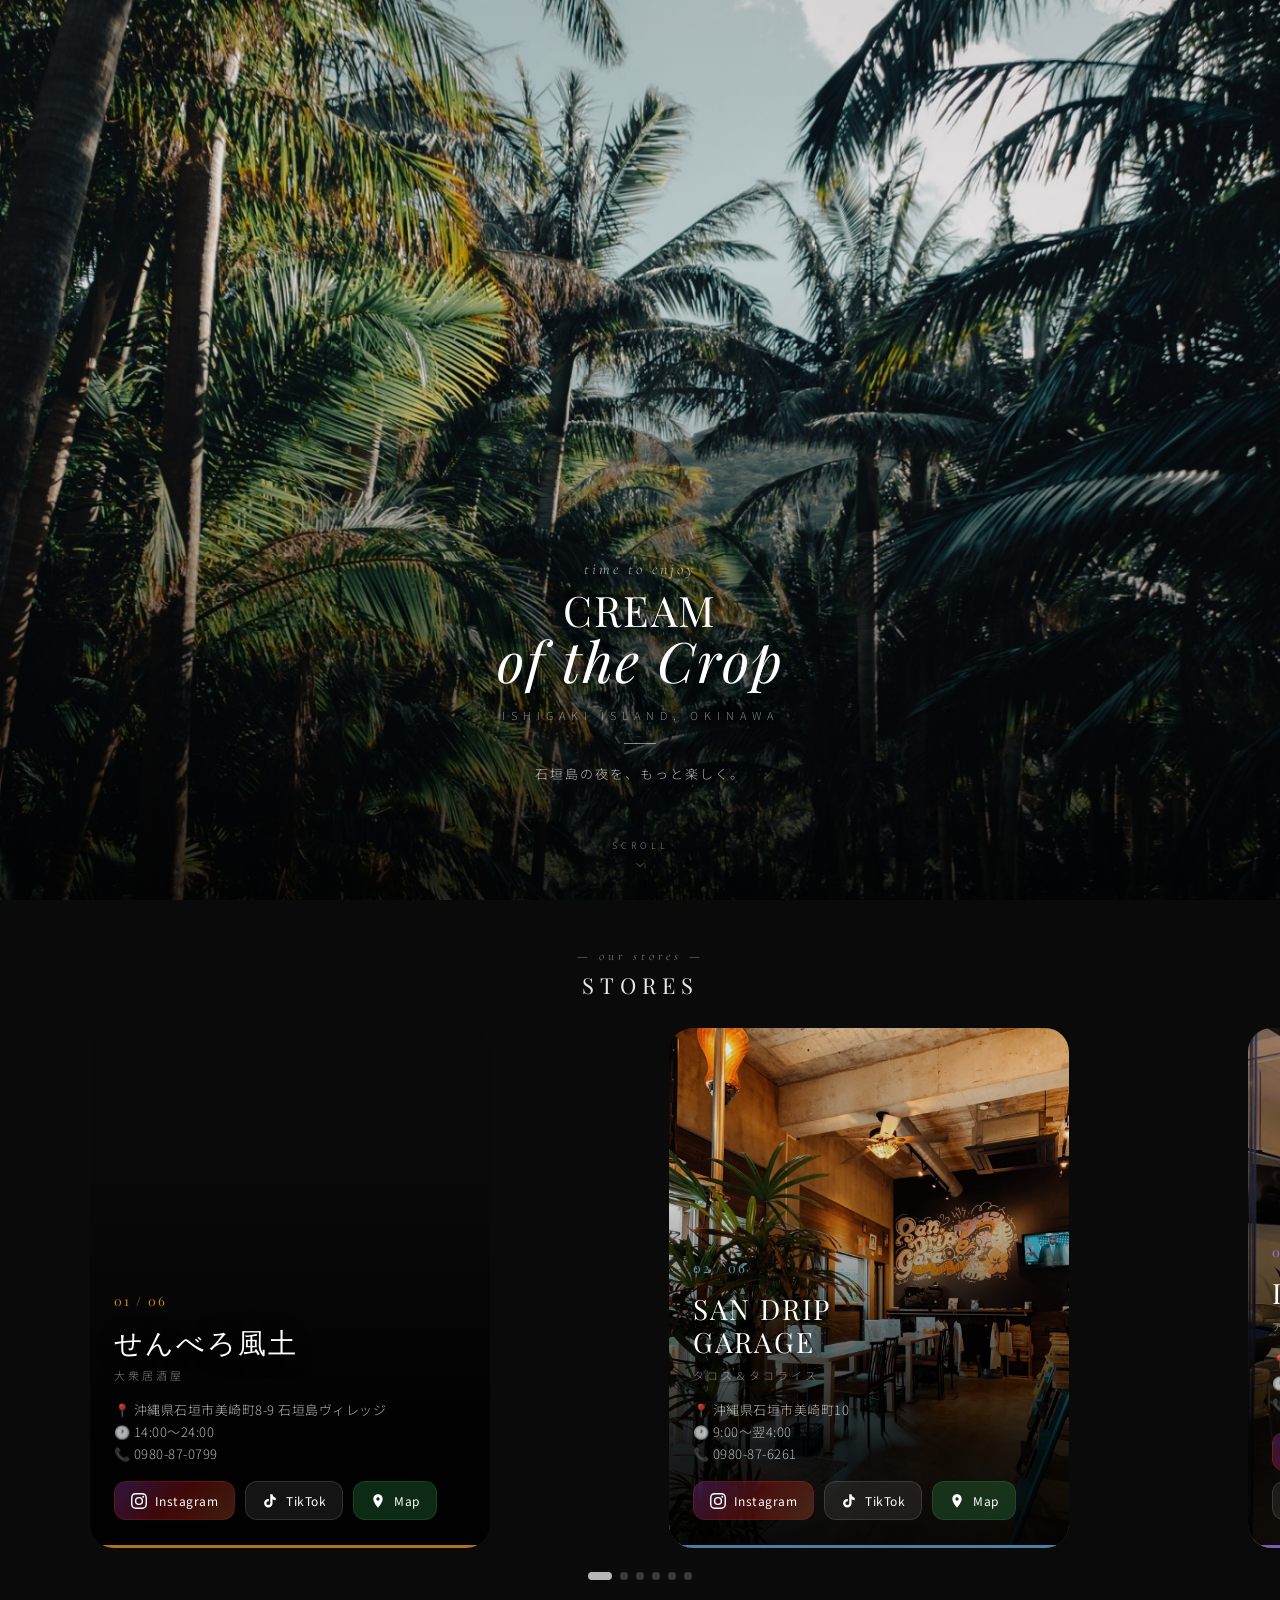
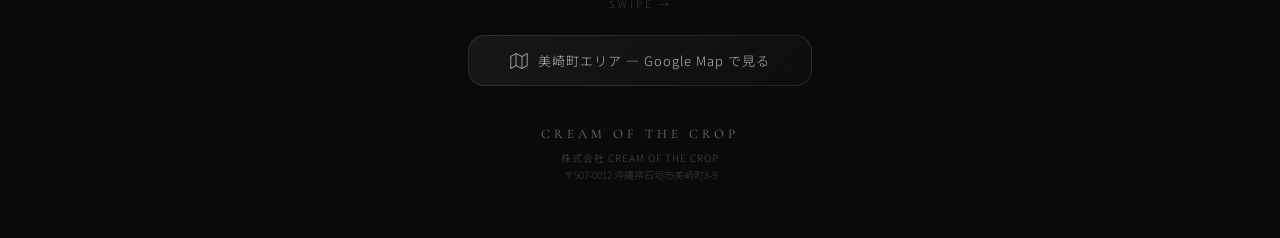
<file: links/index.html>
<!DOCTYPE html>
<html lang="ja">
<head>
<meta charset="UTF-8">
<meta name="viewport" content="width=device-width, initial-scale=1.0, maximum-scale=1.0, user-scalable=no">
<title>CREAM OF THE CROP | 石垣島</title>
<meta name="description" content="株式会社CREAM OF THE CROP - 石垣島の飲食グループ。せんべろ風土・SAN DRIP GARAGE・Leje・スナックちゃっきーの公式リンク集。">
<link rel="preconnect" href="https://fonts.googleapis.com">
<link href="https://fonts.googleapis.com/css2?family=Playfair+Display:ital,wght@0,400;0,700;1,400&family=Cormorant+Garamond:ital,wght@0,300;0,400;1,300;1,400&family=Noto+Sans+JP:wght@300;400;500&display=swap" rel="stylesheet">
<style>
  *, *::before, *::after { margin: 0; padding: 0; box-sizing: border-box; }

  :root {
    --white: #fff;
    --white-90: rgba(255,255,255,0.9);
    --white-70: rgba(255,255,255,0.7);
    --white-50: rgba(255,255,255,0.5);
    --white-20: rgba(255,255,255,0.2);
    --white-15: rgba(255,255,255,0.15);
    --white-10: rgba(255,255,255,0.1);
    --white-05: rgba(255,255,255,0.05);
    --accent: #e8c97a;
    --accent-dim: rgba(232,201,122,0.3);
  }

  html { scroll-behavior: smooth; }

  body {
    font-family: 'Noto Sans JP', -apple-system, BlinkMacSystemFont, sans-serif;
    font-weight: 300;
    color: var(--white);
    overflow-x: hidden;
    -webkit-font-smoothing: antialiased;
    background: #0a0a0a;
  }

  /* ===== ヒーロー ===== */
  .hero {
    position: relative;
    height: 100vh;
    min-height: 600px;
    display: flex;
    flex-direction: column;
    justify-content: flex-end;
    align-items: center;
    overflow: hidden;
  }

  .hero-bg {
    position: absolute;
    inset: 0;
    background:
      url('../images/hero-main.jpg')
      center center / cover no-repeat;
    z-index: 0;
  }

  .hero-bg::after {
    content: '';
    position: absolute;
    inset: 0;
    background: linear-gradient(
      180deg,
      rgba(0,0,0,0.08) 0%,
      rgba(0,0,0,0.02) 30%,
      rgba(0,0,0,0.25) 60%,
      rgba(0,0,0,0.8) 100%
    );
  }

  .hero-content {
    position: relative;
    z-index: 1;
    text-align: center;
    padding: 0 24px 56px;
    max-width: 480px;
    width: 100%;
  }

  .hero-sub {
    font-family: 'Cormorant Garamond', serif;
    font-style: italic;
    font-weight: 300;
    font-size: 16px;
    letter-spacing: 3px;
    color: var(--white-70);
    margin-bottom: 8px;
  }

  .hero-title {
    font-family: 'Playfair Display', serif;
    font-weight: 400;
    font-size: 42px;
    letter-spacing: 2px;
    color: var(--white);
    line-height: 1.1;
    margin-bottom: 6px;
    text-shadow: 0 2px 30px rgba(0,0,0,0.5);
  }

  .hero-title .script {
    font-family: 'Playfair Display', serif;
    font-style: italic;
    font-weight: 400;
    font-size: 56px;
    display: block;
    margin-top: -4px;
  }

  .hero-location {
    font-size: 11px;
    letter-spacing: 6px;
    color: var(--white-50);
    margin-top: 16px;
    text-transform: uppercase;
  }

  .hero-divider {
    width: 32px;
    height: 1px;
    background: var(--white-50);
    margin: 20px auto;
  }

  .hero-tagline {
    font-size: 13px;
    color: var(--white-70);
    letter-spacing: 2px;
    font-weight: 300;
  }

  .scroll-hint {
    position: relative;
    z-index: 1;
    text-align: center;
    padding-bottom: 24px;
    animation: bounce 2s infinite;
  }

  .scroll-hint span {
    display: block;
    font-size: 9px;
    letter-spacing: 4px;
    color: var(--white-50);
    margin-bottom: 4px;
  }

  .scroll-hint .arrow {
    font-size: 14px;
    color: var(--white-50);
  }

  @keyframes bounce {
    0%, 100% { transform: translateY(0); }
    50% { transform: translateY(6px); }
  }

  /* ===== 店舗セクション ===== */
  .stores-section {
    position: relative;
    padding: 48px 0 0;
    background: #0a0a0a;
  }

  .section-header {
    text-align: center;
    margin-bottom: 28px;
    padding: 0 24px;
  }

  .section-header .label {
    font-family: 'Cormorant Garamond', serif;
    font-style: italic;
    font-size: 13px;
    letter-spacing: 4px;
    color: var(--white-50);
    margin-bottom: 6px;
  }

  .section-header h2 {
    font-family: 'Playfair Display', serif;
    font-weight: 400;
    font-size: 22px;
    letter-spacing: 6px;
    color: var(--white-90);
  }

  /* ===== カルーセル ===== */
  .carousel {
    display: flex;
    overflow-x: auto;
    scroll-snap-type: x mandatory;
    -webkit-overflow-scrolling: touch;
    scrollbar-width: none;
    gap: 0;
    padding: 0;
  }

  .carousel::-webkit-scrollbar {
    display: none;
  }

  /* ===== スワイプカード ===== */
  .swipe-card {
    flex: 0 0 86%;
    max-width: 400px;
    scroll-snap-align: center;
    position: relative;
    height: 520px;
    border-radius: 24px;
    overflow: hidden;
    margin: 0 7%;
    flex-shrink: 0;
  }

  .swipe-card:first-child {
    margin-left: 7%;
  }

  .swipe-card:last-child {
    margin-right: 7%;
  }

  /* 背景写真 */
  .swipe-card .card-bg {
    position: absolute;
    inset: 0;
    background-size: cover;
    background-position: center;
    transition: transform 0.6s cubic-bezier(0.22, 1, 0.36, 1);
  }

  .swipe-card:hover .card-bg {
    transform: scale(1.05);
  }

  /* 2枚分割背景 */
  .card-bg-split {
    display: flex;
    background: none !important;
  }

  .card-bg-half {
    flex: 1;
    background-size: cover;
    background-position: center;
  }

  /* グラデーションオーバーレイ */
  .swipe-card .card-overlay {
    position: absolute;
    inset: 0;
    background: linear-gradient(
      180deg,
      rgba(0,0,0,0.1) 0%,
      rgba(0,0,0,0.15) 30%,
      rgba(0,0,0,0.5) 55%,
      rgba(0,0,0,0.88) 80%,
      rgba(0,0,0,0.95) 100%
    );
    z-index: 1;
  }

  /* カード下部のアクセントライン */
  .swipe-card::after {
    content: '';
    position: absolute;
    bottom: 0;
    left: 0;
    right: 0;
    height: 3px;
    background: var(--card-accent, var(--white-20));
    z-index: 3;
    opacity: 0.7;
  }

  /* カード別カラー */
  .swipe-card[data-store="senbero"]   { --card-accent: #f5a623; }
  .swipe-card[data-store="garage"]    { --card-accent: #6cb2eb; }
  .swipe-card[data-store="leje"]      { --card-accent: #a882ff; }
  .swipe-card[data-store="chucky"]    { --card-accent: #ff82ab; }
  .swipe-card[data-store="ryugu"] { --card-accent: #4fb3d9; background: radial-gradient(circle at 30% 25%, #2a6f97 0%, #0b2545 55%, #050d1a 100%); }
  .swipe-card[data-store="paw"]   { --card-accent: #e8b4c8; background: radial-gradient(circle at 70% 25%, #8a5a7a 0%, #3b2440 55%, #150c18 100%); }
  .card-group-badge { display: inline-block; margin-left: 10px; padding: 2px 9px; border: 1px solid rgba(255,255,255,0.45); border-radius: 20px; font-size: 10px; letter-spacing: 0.18em; vertical-align: middle; }

  /* カードコンテンツ */
  .card-content {
    position: absolute;
    bottom: 0;
    left: 0;
    right: 0;
    z-index: 2;
    padding: 28px 24px 28px;
    display: flex;
    flex-direction: column;
    gap: 16px;
  }

  /* ナンバリング */
  .card-number {
    font-family: 'Playfair Display', serif;
    font-size: 13px;
    color: var(--card-accent, var(--white-50));
    letter-spacing: 2px;
    opacity: 0.8;
  }

  /* 店舗名 */
  .card-store-name {
    font-family: 'Playfair Display', serif;
    font-weight: 400;
    font-size: 28px;
    letter-spacing: 2px;
    color: var(--white);
    line-height: 1.2;
    text-shadow: 0 2px 20px rgba(0,0,0,0.5);
  }

  .card-store-genre {
    font-size: 11px;
    color: var(--white-50);
    letter-spacing: 3px;
    text-transform: uppercase;
    margin-top: -8px;
  }

  /* 店舗説明 */
  .card-desc {
    font-size: 13px;
    color: var(--white-70);
    line-height: 1.7;
    letter-spacing: 0.5px;
  }

  /* SNSアイコンボタン */
  .card-links {
    display: flex;
    gap: 10px;
    flex-wrap: wrap;
  }

  .card-link-btn {
    display: flex;
    align-items: center;
    gap: 8px;
    padding: 10px 16px;
    background: rgba(255,255,255,0.1);
    backdrop-filter: blur(12px);
    -webkit-backdrop-filter: blur(12px);
    border: 1px solid rgba(255,255,255,0.12);
    border-radius: 12px;
    text-decoration: none;
    color: var(--white);
    font-size: 12px;
    font-weight: 400;
    letter-spacing: 0.5px;
    transition: all 0.3s;
  }

  .card-link-btn:hover {
    background: rgba(255,255,255,0.2);
    border-color: rgba(255,255,255,0.25);
    transform: translateY(-2px);
    box-shadow: 0 6px 20px rgba(0,0,0,0.3);
  }

  .card-link-btn:active {
    transform: translateY(0) scale(0.97);
  }

  .card-link-btn svg {
    width: 16px;
    height: 16px;
    flex-shrink: 0;
  }

  .card-link-btn.ig {
    background: linear-gradient(135deg, rgba(131,58,180,0.35), rgba(253,29,29,0.25), rgba(247,119,55,0.25));
    border-color: rgba(253,29,29,0.2);
  }

  .card-link-btn.tt {
    background: rgba(255,255,255,0.08);
  }

  .card-link-btn.x {
    background: rgba(255,255,255,0.08);
  }

  .card-link-btn.th {
    background: rgba(255,255,255,0.08);
  }

  .card-link-btn.map {
    background: rgba(52,168,83,0.25);
    border-color: rgba(52,168,83,0.2);
  }

  /* ===== ドットインジケーター ===== */
  .carousel-dots {
    display: flex;
    justify-content: center;
    gap: 8px;
    padding: 24px 0 8px;
  }

  .dot {
    width: 8px;
    height: 8px;
    border-radius: 50%;
    background: var(--white-20);
    border: none;
    padding: 0;
    cursor: pointer;
    transition: all 0.3s;
    -webkit-tap-highlight-color: transparent;
  }

  .dot.active {
    width: 24px;
    border-radius: 4px;
    background: var(--white-70);
  }

  /* スワイプヒント */
  .swipe-hint {
    text-align: center;
    padding: 8px 0 0;
    font-size: 10px;
    letter-spacing: 3px;
    color: var(--white-20);
    opacity: 1;
    transition: opacity 0.5s;
  }

  .swipe-hint.hidden {
    opacity: 0;
  }

  /* ===== エリアマップ ===== */
  .map-section {
    max-width: 400px;
    margin: 24px auto 0;
    padding: 0 28px;
  }

  .map-link {
    display: flex;
    align-items: center;
    justify-content: center;
    gap: 10px;
    padding: 15px;
    background: linear-gradient(135deg, rgba(255,255,255,0.06), rgba(255,255,255,0.02));
    backdrop-filter: blur(20px);
    -webkit-backdrop-filter: blur(20px);
    border: 1px solid var(--white-10);
    border-radius: 16px;
    text-decoration: none;
    color: var(--white-70);
    font-size: 13px;
    letter-spacing: 1px;
    transition: all 0.3s;
  }

  .map-link:hover {
    background: var(--white-10);
    color: var(--white);
  }

  .map-link svg {
    width: 18px;
    height: 18px;
    opacity: 0.7;
  }

  /* ===== フッター ===== */
  .footer {
    text-align: center;
    padding: 40px 24px 56px;
    max-width: 480px;
    width: 100%;
    margin: 0 auto;
  }

  .footer .brand-small {
    font-family: 'Cormorant Garamond', serif;
    font-size: 13px;
    letter-spacing: 4px;
    color: var(--white-50);
    margin-bottom: 8px;
  }

  .footer .company {
    font-size: 10px;
    color: rgba(255,255,255,0.25);
    letter-spacing: 1px;
    margin-bottom: 2px;
  }

  .footer .address {
    font-size: 10px;
    color: rgba(255,255,255,0.2);
  }

  /* ===== ヒーローアニメーション ===== */
  .hero-content > * {
    opacity: 0;
    transform: translateY(16px);
    animation: heroFadeIn 0.8s ease-out forwards;
  }
  .hero-sub { animation-delay: 0.2s; }
  .hero-title { animation-delay: 0.4s; }
  .hero-location { animation-delay: 0.6s; }
  .hero-divider { animation-delay: 0.7s; }
  .hero-tagline { animation-delay: 0.8s; }

  @keyframes heroFadeIn {
    to { opacity: 1; transform: translateY(0); }
  }

  /* カルーセルフェードイン */
  .stores-section {
    opacity: 0;
    transform: translateY(30px);
    transition: opacity 0.8s, transform 0.8s cubic-bezier(0.22, 1, 0.36, 1);
  }

  .stores-section.visible {
    opacity: 1;
    transform: translateY(0);
  }
</style>
<!-- Google Analytics（GA4） -->
<script async src="https://www.googletagmanager.com/gtag/js?id=G-2YDJ19GBTM"></script>
<script>
  window.dataLayer = window.dataLayer || [];
  function gtag(){dataLayer.push(arguments);}
  gtag('js', new Date());
  gtag('config', 'G-2YDJ19GBTM');
</script>
</head>
<body>

<!-- ===== ヒーロー ===== -->
<section class="hero">
  <div class="hero-bg"></div>
  <div class="hero-content">
    <div class="hero-sub">time to enjoy</div>
    <h1 class="hero-title">
      CREAM
      <span class="script">of the Crop</span>
    </h1>
    <div class="hero-location">Ishigaki Island, Okinawa</div>
    <div class="hero-divider"></div>
    <div class="hero-tagline">石垣島の夜を、もっと楽しく。</div>
  </div>
  <div class="scroll-hint">
    <span>SCROLL</span>
    <div class="arrow">
      <svg width="14" height="14" viewBox="0 0 24 24" fill="none" stroke="rgba(255,255,255,0.4)" stroke-width="1.5"><path d="M6 9l6 6 6-6"/></svg>
    </div>
  </div>
</section>

<!-- ===== 店舗セクション ===== -->
<section class="stores-section">

  <div class="section-header">
    <div class="label">— our stores —</div>
    <h2>STORES</h2>
  </div>

  <div class="carousel" id="carousel">

    <!-- 1. せんべろ風土 -->
    <div class="swipe-card" data-store="senbero">
      <div class="card-bg" style="background-image:url('https://images.unsplash.com/photo-1554502078-ef0fc409efce?w=800&q=80')"></div>
      <div class="card-overlay"></div>
      <div class="card-content">
        <div class="card-number">01 / 06</div>
        <h3 class="card-store-name">せんべろ風土</h3>
        <div class="card-store-genre">大衆居酒屋</div>
        <p class="card-desc">📍 沖縄県石垣市美崎町8-9 石垣島ヴィレッジ<br>🕐 14:00〜24:00<br>📞 0980-87-0799</p>
        <div class="card-links">
          <a href="https://www.instagram.com/senberofudo/" target="_blank" rel="noopener" class="card-link-btn ig">
            <svg viewBox="0 0 24 24" fill="white"><path d="M12 2.163c3.204 0 3.584.012 4.85.07 3.252.148 4.771 1.691 4.919 4.919.058 1.265.069 1.645.069 4.849 0 3.205-.012 3.584-.069 4.849-.149 3.225-1.664 4.771-4.919 4.919-1.266.058-1.644.07-4.85.07-3.204 0-3.584-.012-4.849-.07-3.26-.149-4.771-1.699-4.919-4.92-.058-1.265-.07-1.644-.07-4.849 0-3.204.013-3.583.07-4.849.149-3.227 1.664-4.771 4.919-4.919 1.266-.057 1.645-.069 4.849-.069zM12 0C8.741 0 8.333.014 7.053.072 2.695.272.273 2.69.073 7.052.014 8.333 0 8.741 0 12c0 3.259.014 3.668.072 4.948.2 4.358 2.618 6.78 6.98 6.98C8.333 23.986 8.741 24 12 24c3.259 0 3.668-.014 4.948-.072 4.354-.2 6.782-2.618 6.979-6.98.059-1.28.073-1.689.073-4.948 0-3.259-.014-3.667-.072-4.947-.196-4.354-2.617-6.78-6.979-6.98C15.668.014 15.259 0 12 0zm0 5.838a6.162 6.162 0 100 12.324 6.162 6.162 0 000-12.324zM12 16a4 4 0 110-8 4 4 0 010 8zm6.406-11.845a1.44 1.44 0 100 2.881 1.44 1.44 0 000-2.881z"/></svg>
            Instagram
          </a>
          <a href="https://www.tiktok.com/@senbero12345" target="_blank" rel="noopener" class="card-link-btn tt">
            <svg viewBox="0 0 24 24" fill="white"><path d="M19.59 6.69a4.83 4.83 0 01-3.77-4.25V2h-3.45v13.67a2.89 2.89 0 01-2.88 2.5 2.89 2.89 0 01-2.89-2.89 2.89 2.89 0 012.89-2.89c.28 0 .54.04.79.1V9.01a6.27 6.27 0 00-.79-.05 6.34 6.34 0 00-6.34 6.34 6.34 6.34 0 006.34 6.34 6.34 6.34 0 006.33-6.34V9.49a8.28 8.28 0 004.77 1.52V7.56a4.84 4.84 0 01-1-.87z"/></svg>
            TikTok
          </a>
          <a href="https://maps.google.com/?q=せんべろ風土+石垣島" target="_blank" rel="noopener" class="card-link-btn map">
            <svg viewBox="0 0 24 24" fill="white"><path d="M12 2C8.13 2 5 5.13 5 9c0 5.25 7 13 7 13s7-7.75 7-13c0-3.87-3.13-7-7-7zm0 9.5a2.5 2.5 0 110-5 2.5 2.5 0 010 5z"/></svg>
            Map
          </a>
        </div>
      </div>
    </div>

    <!-- 2. SAN DRIP GARAGE -->
    <div class="swipe-card" data-store="garage">
      <div class="card-bg" style="background-image:url('images/garage.jpg')"></div>
      <div class="card-overlay"></div>
      <div class="card-content">
        <div class="card-number">02 / 06</div>
        <h3 class="card-store-name">SAN DRIP<br>GARAGE</h3>
        <div class="card-store-genre">タコス＆タコライス</div>
        <p class="card-desc">📍 沖縄県石垣市美崎町10<br>🕐 9:00〜翌4:00<br>📞 0980-87-6261</p>
        <div class="card-links">
          <a href="https://www.instagram.com/san_drip_garage/" target="_blank" rel="noopener" class="card-link-btn ig">
            <svg viewBox="0 0 24 24" fill="white"><path d="M12 2.163c3.204 0 3.584.012 4.85.07 3.252.148 4.771 1.691 4.919 4.919.058 1.265.069 1.645.069 4.849 0 3.205-.012 3.584-.069 4.849-.149 3.225-1.664 4.771-4.919 4.919-1.266.058-1.644.07-4.85.07-3.204 0-3.584-.012-4.849-.07-3.26-.149-4.771-1.699-4.919-4.92-.058-1.265-.07-1.644-.07-4.849 0-3.204.013-3.583.07-4.849.149-3.227 1.664-4.771 4.919-4.919 1.266-.057 1.645-.069 4.849-.069zM12 0C8.741 0 8.333.014 7.053.072 2.695.272.273 2.69.073 7.052.014 8.333 0 8.741 0 12c0 3.259.014 3.668.072 4.948.2 4.358 2.618 6.78 6.98 6.98C8.333 23.986 8.741 24 12 24c3.259 0 3.668-.014 4.948-.072 4.354-.2 6.782-2.618 6.979-6.98.059-1.28.073-1.689.073-4.948 0-3.259-.014-3.667-.072-4.947-.196-4.354-2.617-6.78-6.979-6.98C15.668.014 15.259 0 12 0zm0 5.838a6.162 6.162 0 100 12.324 6.162 6.162 0 000-12.324zM12 16a4 4 0 110-8 4 4 0 010 8zm6.406-11.845a1.44 1.44 0 100 2.881 1.44 1.44 0 000-2.881z"/></svg>
            Instagram
          </a>
          <a href="https://www.tiktok.com/@san.drip.garage" target="_blank" rel="noopener" class="card-link-btn tt">
            <svg viewBox="0 0 24 24" fill="white"><path d="M19.59 6.69a4.83 4.83 0 01-3.77-4.25V2h-3.45v13.67a2.89 2.89 0 01-2.88 2.5 2.89 2.89 0 01-2.89-2.89 2.89 2.89 0 012.89-2.89c.28 0 .54.04.79.1V9.01a6.27 6.27 0 00-.79-.05 6.34 6.34 0 00-6.34 6.34 6.34 6.34 0 006.34 6.34 6.34 6.34 0 006.33-6.34V9.49a8.28 8.28 0 004.77 1.52V7.56a4.84 4.84 0 01-1-.87z"/></svg>
            TikTok
          </a>
          <a href="https://maps.google.com/?q=SAN+DRIP+GARAGE+石垣島" target="_blank" rel="noopener" class="card-link-btn map">
            <svg viewBox="0 0 24 24" fill="white"><path d="M12 2C8.13 2 5 5.13 5 9c0 5.25 7 13 7 13s7-7.75 7-13c0-3.87-3.13-7-7-7zm0 9.5a2.5 2.5 0 110-5 2.5 2.5 0 010 5z"/></svg>
            Map
          </a>
        </div>
      </div>
    </div>

    <!-- 3. Leje -->
    <div class="swipe-card" data-store="leje">
      <div class="card-bg card-bg-split">
        <div class="card-bg-half" style="background-image:url('images/leje1.jpg')"></div>
        <div class="card-bg-half" style="background-image:url('images/leje2.jpg')"></div>
      </div>
      <div class="card-overlay"></div>
      <div class="card-content">
        <div class="card-number">03 / 06</div>
        <h3 class="card-store-name">Leje 石垣島</h3>
        <div class="card-store-genre">アミューズメントカジノ＆シーシャバー</div>
        <p class="card-desc">📍 沖縄県石垣市美崎町3 サンライトビル2F<br>🕐 17:00〜26:00<br>📞 0980-87-6259</p>
        <div class="card-links">
          <a href="https://www.instagram.com/leje.ishigaki/" target="_blank" rel="noopener" class="card-link-btn ig">
            <svg viewBox="0 0 24 24" fill="white"><path d="M12 2.163c3.204 0 3.584.012 4.85.07 3.252.148 4.771 1.691 4.919 4.919.058 1.265.069 1.645.069 4.849 0 3.205-.012 3.584-.069 4.849-.149 3.225-1.664 4.771-4.919 4.919-1.266.058-1.644.07-4.85.07-3.204 0-3.584-.012-4.849-.07-3.26-.149-4.771-1.699-4.919-4.92-.058-1.265-.07-1.644-.07-4.849 0-3.204.013-3.583.07-4.849.149-3.227 1.664-4.771 4.919-4.919 1.266-.057 1.645-.069 4.849-.069zM12 0C8.741 0 8.333.014 7.053.072 2.695.272.273 2.69.073 7.052.014 8.333 0 8.741 0 12c0 3.259.014 3.668.072 4.948.2 4.358 2.618 6.78 6.98 6.98C8.333 23.986 8.741 24 12 24c3.259 0 3.668-.014 4.948-.072 4.354-.2 6.782-2.618 6.979-6.98.059-1.28.073-1.689.073-4.948 0-3.259-.014-3.667-.072-4.947-.196-4.354-2.617-6.78-6.979-6.98C15.668.014 15.259 0 12 0zm0 5.838a6.162 6.162 0 100 12.324 6.162 6.162 0 000-12.324zM12 16a4 4 0 110-8 4 4 0 010 8zm6.406-11.845a1.44 1.44 0 100 2.881 1.44 1.44 0 000-2.881z"/></svg>
            Instagram
          </a>
          <a href="https://www.tiktok.com/@leje.isg" target="_blank" rel="noopener" class="card-link-btn tt">
            <svg viewBox="0 0 24 24" fill="white"><path d="M19.59 6.69a4.83 4.83 0 01-3.77-4.25V2h-3.45v13.67a2.89 2.89 0 01-2.88 2.5 2.89 2.89 0 01-2.89-2.89 2.89 2.89 0 012.89-2.89c.28 0 .54.04.79.1V9.01a6.27 6.27 0 00-.79-.05 6.34 6.34 0 00-6.34 6.34 6.34 6.34 0 006.34 6.34 6.34 6.34 0 006.33-6.34V9.49a8.28 8.28 0 004.77 1.52V7.56a4.84 4.84 0 01-1-.87z"/></svg>
            TikTok
          </a>
          <a href="https://x.com/leje_ishigaki" target="_blank" rel="noopener" class="card-link-btn x">
            <svg viewBox="0 0 24 24" fill="white"><path d="M18.244 2.25h3.308l-7.227 8.26 8.502 11.24H16.17l-5.214-6.817L4.99 21.75H1.68l7.73-8.835L1.254 2.25H8.08l4.713 6.231zm-1.161 17.52h1.833L7.084 4.126H5.117z"/></svg>
            X
          </a>
          <a href="https://www.threads.net/@leje.ishigaki" target="_blank" rel="noopener" class="card-link-btn th">
            <svg viewBox="0 0 24 24" fill="white"><path d="M12.186 24h-.007c-3.581-.024-6.334-1.205-8.184-3.509C2.35 18.44 1.5 15.586 1.472 12.01v-.017c.03-3.579.879-6.43 2.525-8.482C5.845 1.205 8.6.024 12.18 0h.014c2.746.02 5.043.725 6.826 2.098 1.677 1.29 2.858 3.13 3.509 5.467l-2.04.569c-1.104-3.96-3.898-5.984-8.304-6.015-2.91.022-5.11.936-6.54 2.717C4.307 6.504 3.616 8.914 3.59 12c.025 3.086.718 5.496 2.057 7.164 1.43 1.783 3.631 2.698 6.54 2.717 2.623-.02 4.358-.631 5.8-2.045 1.647-1.613 1.618-3.593 1.09-4.798-.31-.71-.873-1.3-1.634-1.75-.192 1.352-.622 2.446-1.276 3.242-.896 1.088-2.19 1.678-3.794 1.678h-.04c-1.136-.008-2.088-.38-2.75-1.073-.636-.665-.985-1.582-.985-2.586 0-2.226 1.683-3.878 3.92-3.878.6 0 1.142.104 1.618.312l-.146 2.143c-.263-.114-.562-.172-.873-.172-1.14 0-2.4.792-2.4 1.595 0 .418.144.752.416 1.002.298.273.738.42 1.27.424 1.872 0 2.827-1.474 2.979-4.248l.036-.652.646.107c1.724.286 3.03.972 3.876 2.037 1.076 1.353 1.4 3.2.886 5.063-.863 3.134-3.666 4.893-7.804 4.923z"/></svg>
            Threads
          </a>
          <a href="https://maps.google.com/?q=Leje+石垣島" target="_blank" rel="noopener" class="card-link-btn map">
            <svg viewBox="0 0 24 24" fill="white"><path d="M12 2C8.13 2 5 5.13 5 9c0 5.25 7 13 7 13s7-7.75 7-13c0-3.87-3.13-7-7-7zm0 9.5a2.5 2.5 0 110-5 2.5 2.5 0 010 5z"/></svg>
            Map
          </a>
        </div>
      </div>
    </div>

    <!-- 4. スナックちゃっきー -->
    <div class="swipe-card" data-store="chucky">
      <div class="card-bg" style="background-image:url('images/chucky.jpg')"></div>
      <div class="card-overlay"></div>
      <div class="card-content">
        <div class="card-number">04 / 06</div>
        <h3 class="card-store-name">スナック<br>ちゃっきー</h3>
        <div class="card-store-genre">スナック</div>
        <p class="card-desc">📍 沖縄県石垣市美崎町11-3 海邦マックスビル1F<br>🕐 20:00〜25:00<br>📞 090-7453-4007</p>
        <div class="card-links">
          <a href="https://www.instagram.com/snack_chucky_ishigakizima/" target="_blank" rel="noopener" class="card-link-btn ig">
            <svg viewBox="0 0 24 24" fill="white"><path d="M12 2.163c3.204 0 3.584.012 4.85.07 3.252.148 4.771 1.691 4.919 4.919.058 1.265.069 1.645.069 4.849 0 3.205-.012 3.584-.069 4.849-.149 3.225-1.664 4.771-4.919 4.919-1.266.058-1.644.07-4.85.07-3.204 0-3.584-.012-4.849-.07-3.26-.149-4.771-1.699-4.919-4.92-.058-1.265-.07-1.644-.07-4.849 0-3.204.013-3.583.07-4.849.149-3.227 1.664-4.771 4.919-4.919 1.266-.057 1.645-.069 4.849-.069zM12 0C8.741 0 8.333.014 7.053.072 2.695.272.273 2.69.073 7.052.014 8.333 0 8.741 0 12c0 3.259.014 3.668.072 4.948.2 4.358 2.618 6.78 6.98 6.98C8.333 23.986 8.741 24 12 24c3.259 0 3.668-.014 4.948-.072 4.354-.2 6.782-2.618 6.979-6.98.059-1.28.073-1.689.073-4.948 0-3.259-.014-3.667-.072-4.947-.196-4.354-2.617-6.78-6.979-6.98C15.668.014 15.259 0 12 0zm0 5.838a6.162 6.162 0 100 12.324 6.162 6.162 0 000-12.324zM12 16a4 4 0 110-8 4 4 0 010 8zm6.406-11.845a1.44 1.44 0 100 2.881 1.44 1.44 0 000-2.881z"/></svg>
            Instagram
          </a>
          <a href="https://www.tiktok.com/@snack_chucky_071" target="_blank" rel="noopener" class="card-link-btn tt">
            <svg viewBox="0 0 24 24" fill="white"><path d="M19.59 6.69a4.83 4.83 0 01-3.77-4.25V2h-3.45v13.67a2.89 2.89 0 01-2.88 2.5 2.89 2.89 0 01-2.89-2.89 2.89 2.89 0 012.89-2.89c.28 0 .54.04.79.1V9.01a6.27 6.27 0 00-.79-.05 6.34 6.34 0 00-6.34 6.34 6.34 6.34 0 006.34 6.34 6.34 6.34 0 006.33-6.34V9.49a8.28 8.28 0 004.77 1.52V7.56a4.84 4.84 0 01-1-.87z"/></svg>
            TikTok
          </a>
          <a href="https://maps.google.com/?q=スナックちゃっきー+石垣島" target="_blank" rel="noopener" class="card-link-btn map">
            <svg viewBox="0 0 24 24" fill="white"><path d="M12 2C8.13 2 5 5.13 5 9c0 5.25 7 13 7 13s7-7.75 7-13c0-3.87-3.13-7-7-7zm0 9.5a2.5 2.5 0 110-5 2.5 2.5 0 010 5z"/></svg>
            Map
          </a>
        </div>
      </div>
    </div>


    <!-- グループ店舗 5. ryugu -->
    <div class="swipe-card swipe-card--group" data-store="ryugu">
      <div class="card-overlay"></div>
      <div class="card-content">
        <div class="card-number">05 / 06<span class="card-group-badge">GROUP</span></div>
        <h3 class="card-store-name">BAR RYUGU<br>琉宮</h3>
        <div class="card-store-genre">ガールズバー</div>
        <p class="card-desc">📍 沖縄県石垣市美崎町10<br>🕐 18:00〜翌4:00（年中無休）<br>📞 0980-87-4374<br>運営：株式会社ミサキング</p>
        <div class="card-links">
          <a href="https://www.instagram.com/ryugu_ishigaki/" target="_blank" rel="noopener" class="card-link-btn ig">
            <svg role="img" aria-label="Instagram" viewBox="0 0 24 24" fill="white"><path d="M12 2.163c3.204 0 3.584.012 4.85.07 3.252.148 4.771 1.691 4.919 4.919.058 1.265.069 1.645.069 4.849 0 3.205-.012 3.584-.069 4.849-.149 3.225-1.664 4.771-4.919 4.919-1.266.058-1.644.07-4.85.07-3.204 0-3.584-.012-4.849-.07-3.26-.149-4.771-1.699-4.919-4.92-.058-1.265-.07-1.644-.07-4.849 0-3.204.013-3.583.07-4.849.149-3.227 1.664-4.771 4.919-4.919 1.266-.057 1.645-.069 4.849-.069zM12 0C8.741 0 8.333.014 7.053.072 2.695.272.273 2.69.073 7.052.014 8.333 0 8.741 0 12c0 3.259.014 3.668.072 4.948.2 4.358 2.618 6.78 6.98 6.98C8.333 23.986 8.741 24 12 24c3.259 0 3.668-.014 4.948-.072 4.354-.2 6.782-2.618 6.979-6.98.059-1.28.073-1.689.073-4.948 0-3.259-.014-3.667-.072-4.947-.196-4.354-2.617-6.78-6.979-6.98C15.668.014 15.259 0 12 0zm0 5.838a6.162 6.162 0 100 12.324 6.162 6.162 0 000-12.324zM12 16a4 4 0 110-8 4 4 0 010 8zm6.406-11.845a1.44 1.44 0 100 2.881 1.44 1.44 0 000-2.881z"/></svg>
            Instagram
          </a>
          <a href="https://maps.google.com/?q=BAR RYUGU 琉宮 石垣島" target="_blank" rel="noopener" class="card-link-btn map">
            <svg role="img" aria-label="Map" viewBox="0 0 24 24" fill="white"><path d="M12 2C8.13 2 5 5.13 5 9c0 5.25 7 13 7 13s7-7.75 7-13c0-3.87-3.13-7-7-7zm0 9.5a2.5 2.5 0 110-5 2.5 2.5 0 010 5z"/></svg>
            Map
          </a>
        </div>
      </div>
    </div>

    <!-- グループ店舗 6. paw -->
    <div class="swipe-card swipe-card--group" data-store="paw">
      <div class="card-overlay"></div>
      <div class="card-content">
        <div class="card-number">06 / 06<span class="card-group-badge">GROUP</span></div>
        <h3 class="card-store-name">&amp;PAW</h3>
        <div class="card-store-genre">カフェ（猫カフェは準備中）</div>
        <p class="card-desc">📍 沖縄県石垣市新栄町8-3<br>🕐 11:00〜22:00（年中無休）<br>📞 0980-87-6777<br>🐾 2026.11.11 OPEN<br>運営：株式会社ミサキング</p>
        <div class="card-links">
          <a href="https://maps.google.com/?q=&PAW 石垣島 新栄町" target="_blank" rel="noopener" class="card-link-btn map">
            <svg role="img" aria-label="Map" viewBox="0 0 24 24" fill="white"><path d="M12 2C8.13 2 5 5.13 5 9c0 5.25 7 13 7 13s7-7.75 7-13c0-3.87-3.13-7-7-7zm0 9.5a2.5 2.5 0 110-5 2.5 2.5 0 010 5z"/></svg>
            Map
          </a>
        </div>
      </div>
    </div>


  </div>

  <!-- ドットインジケーター -->
  <div class="carousel-dots" id="dots">
    <button class="dot active" data-index="0"></button>
    <button class="dot" data-index="1"></button>
    <button class="dot" data-index="2"></button>
    <button class="dot" data-index="3"></button>
    <button class="dot" data-index="4"></button>
    <button class="dot" data-index="5"></button>
  </div>

  <div class="swipe-hint" id="swipeHint">SWIPE →</div>

  <!-- エリアマップ -->
  <div class="map-section">
    <a href="https://maps.google.com/?q=沖縄県石垣市美崎町8-9" target="_blank" rel="noopener" class="map-link">
      <svg viewBox="0 0 24 24" fill="none" stroke="currentColor" stroke-width="1.5" stroke-linecap="round" stroke-linejoin="round"><path d="M1 6v16l7-4 8 4 7-4V2l-7 4-8-4-7 4z"/><path d="M8 2v16"/><path d="M16 6v16"/></svg>
      <span>美崎町エリア — Google Map で見る</span>
    </a>
  </div>

  <!-- フッター -->
  <div class="footer">
    <div class="brand-small">CREAM OF THE CROP</div>
    <div class="company">株式会社 CREAM OF THE CROP</div>
    <div class="address">〒907-0012 沖縄県石垣市美崎町8-9</div>
  </div>

</section>

<script>
// カルーセル＆ドット連動
const carousel = document.getElementById('carousel');
const dots = document.querySelectorAll('.dot');
const cards = document.querySelectorAll('.swipe-card');
const hint = document.getElementById('swipeHint');
let hintHidden = false;

function updateDots() {
  const scrollLeft = carousel.scrollLeft;
  const cardWidth = cards[0].offsetWidth;
  const gap = scrollLeft / cardWidth;
  const index = Math.round(gap);

  dots.forEach((dot, i) => {
    dot.classList.toggle('active', i === index);
  });

  // スワイプヒントを最初のスクロールで非表示
  if (!hintHidden && scrollLeft > 30) {
    hint.classList.add('hidden');
    hintHidden = true;
  }
}

carousel.addEventListener('scroll', updateDots, { passive: true });

// ドットクリックでスクロール
dots.forEach(dot => {
  dot.addEventListener('click', () => {
    const index = parseInt(dot.dataset.index);
    cards[index].scrollIntoView({ behavior: 'smooth', inline: 'center', block: 'nearest' });
  });
});

// セクションフェードイン
const sectionObs = new IntersectionObserver((entries) => {
  entries.forEach(entry => {
    if (entry.isIntersecting) {
      entry.target.classList.add('visible');
    }
  });
}, { threshold: 0.1 });

document.querySelectorAll('.stores-section').forEach(s => sectionObs.observe(s));
</script>

<script src="../js/track.js" defer></script>
</body>
</html>
</file>
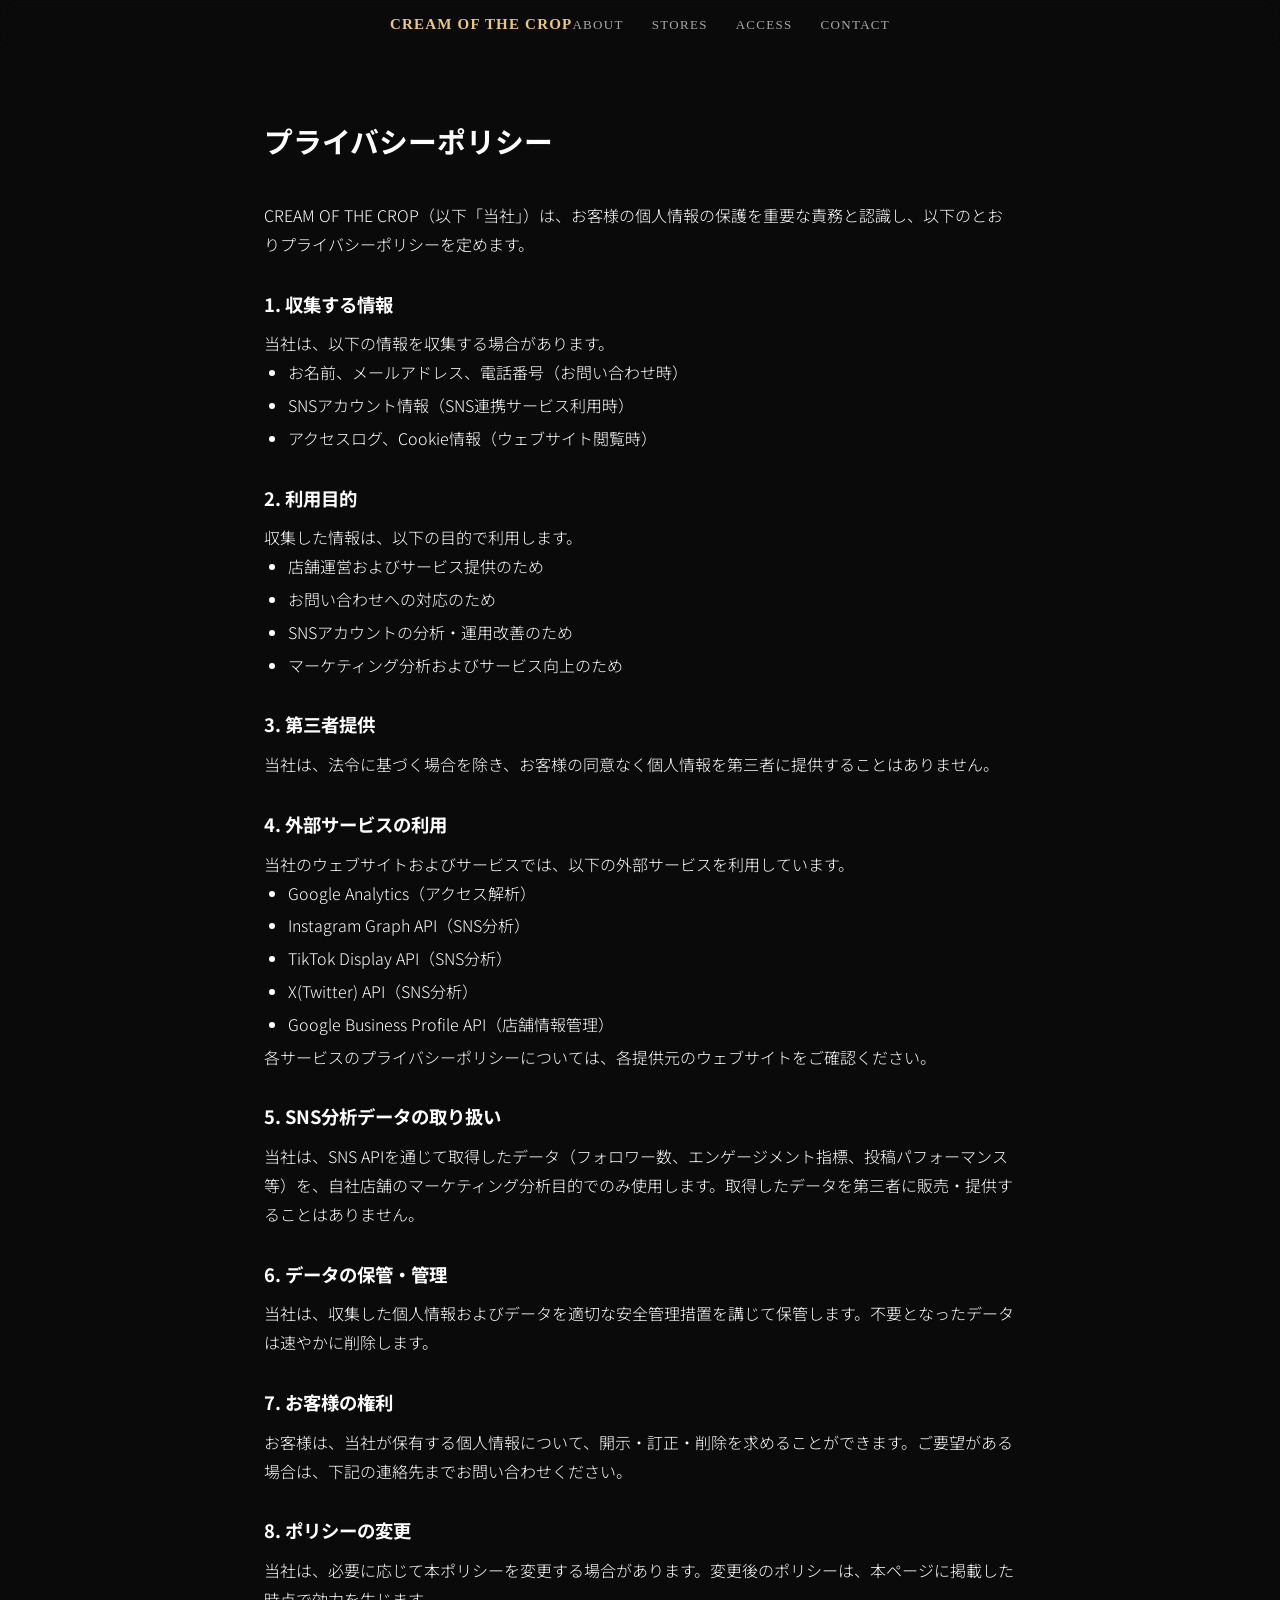
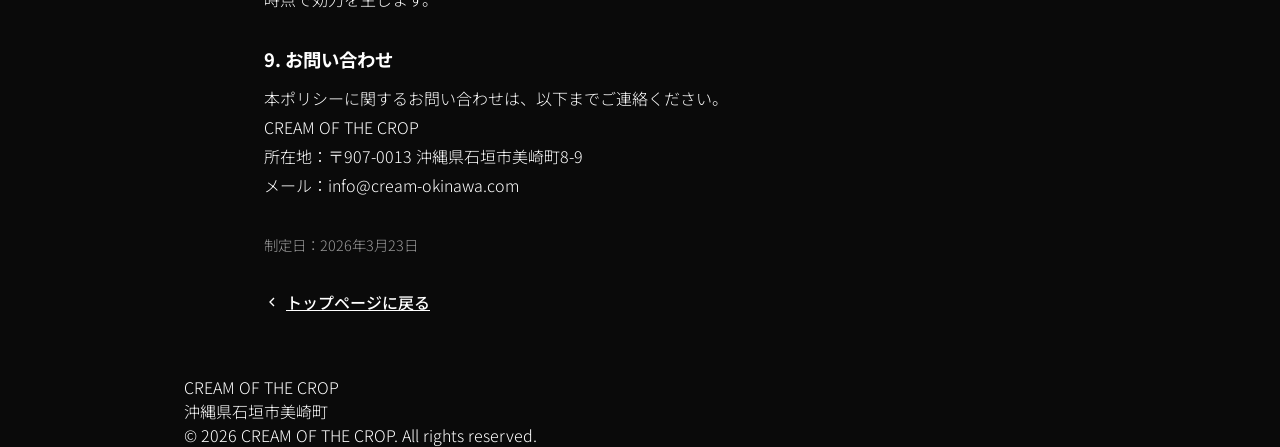
<file: privacy-policy.html>
<!DOCTYPE html>
<html lang="ja">
<head>
  <meta charset="UTF-8">
  <meta name="viewport" content="width=device-width, initial-scale=1.0">
  <title>プライバシーポリシー | CREAM OF THE CROP</title>
  <meta name="description" content="CREAM OF THE CROP のプライバシーポリシー。個人情報の取り扱いについてご説明します。">
  <meta name="robots" content="noindex, follow">
  <link rel="canonical" href="https://cream-okinawa.com/privacy-policy.html">

  <!-- Google Analytics（GA4） -->
  <script async src="https://www.googletagmanager.com/gtag/js?id=G-2YDJ19GBTM"></script>
  <script>
    window.dataLayer = window.dataLayer || [];
    function gtag(){dataLayer.push(arguments);}
    gtag('js', new Date());
    gtag('config', 'G-2YDJ19GBTM');
  </script>

  <link rel="preconnect" href="https://fonts.googleapis.com">
  <link rel="preconnect" href="https://fonts.gstatic.com" crossorigin>
  <link href="https://fonts.googleapis.com/css2?family=Montserrat:wght@400;600;700&family=Noto+Sans+JP:wght@400;500;700&display=swap" rel="stylesheet">
  <link rel="icon" type="image/svg+xml" href="favicon.svg">
  <link rel="stylesheet" href="css/style.css">
  <style>
    .policy { max-width: 800px; margin: 120px auto 60px; padding: 0 24px; }
    .policy h1 { font-size: 1.8rem; margin-bottom: 2rem; border-bottom: 2px solid var(--color-primary-dark); padding-bottom: 0.5rem; color: var(--color-primary-dark); }
    .policy h2 { font-size: 1.15rem; margin-top: 2rem; margin-bottom: 0.8rem; color: var(--color-text); }
    .policy p, .policy li { line-height: 1.8; color: var(--color-text-light); }
    .policy ul { padding-left: 1.5em; }
    .policy li { list-style: disc; margin-bottom: 4px; }
    .policy .back-link { display: inline-flex; align-items: center; gap: 6px; margin-top: 2rem; color: var(--color-primary); font-weight: 500; transition: color var(--transition); }
    .policy .back-link:hover { color: var(--color-primary-dark); }
  </style>
</head>
<body>
  <header class="header" id="header">
    <div class="header__inner">
      <a href="/" class="header__logo">CREAM OF THE CROP</a>
      <button class="header__menu-btn" id="menuBtn" aria-label="メニューを開く" aria-expanded="false">
        <span></span><span></span><span></span>
      </button>
      <nav class="header__nav" id="nav" aria-label="メインナビゲーション">
        <a href="/#about" class="header__link">About</a>
        <a href="/#stores" class="header__link">Stores</a>
        <a href="/#access" class="header__link">Access</a>
        <a href="/#contact" class="header__link">Contact</a>
      </nav>
    </div>
  </header>

  <main class="policy">
    <h1>プライバシーポリシー</h1>
    <p>CREAM OF THE CROP（以下「当社」）は、お客様の個人情報の保護を重要な責務と認識し、以下のとおりプライバシーポリシーを定めます。</p>

    <h2>1. 収集する情報</h2>
    <p>当社は、以下の情報を収集する場合があります。</p>
    <ul>
      <li>お名前、メールアドレス、電話番号（お問い合わせ時）</li>
      <li>SNSアカウント情報（SNS連携サービス利用時）</li>
      <li>アクセスログ、Cookie情報（ウェブサイト閲覧時）</li>
    </ul>

    <h2>2. 利用目的</h2>
    <p>収集した情報は、以下の目的で利用します。</p>
    <ul>
      <li>店舗運営およびサービス提供のため</li>
      <li>お問い合わせへの対応のため</li>
      <li>SNSアカウントの分析・運用改善のため</li>
      <li>マーケティング分析およびサービス向上のため</li>
    </ul>

    <h2>3. 第三者提供</h2>
    <p>当社は、法令に基づく場合を除き、お客様の同意なく個人情報を第三者に提供することはありません。</p>

    <h2>4. 外部サービスの利用</h2>
    <p>当社のウェブサイトおよびサービスでは、以下の外部サービスを利用しています。</p>
    <ul>
      <li>Google Analytics（アクセス解析）</li>
      <li>Instagram Graph API（SNS分析）</li>
      <li>TikTok Display API（SNS分析）</li>
      <li>X(Twitter) API（SNS分析）</li>
      <li>Google Business Profile API（店舗情報管理）</li>
    </ul>
    <p>各サービスのプライバシーポリシーについては、各提供元のウェブサイトをご確認ください。</p>

    <h2>5. SNS分析データの取り扱い</h2>
    <p>当社は、SNS APIを通じて取得したデータ（フォロワー数、エンゲージメント指標、投稿パフォーマンス等）を、自社店舗のマーケティング分析目的でのみ使用します。取得したデータを第三者に販売・提供することはありません。</p>

    <h2>6. データの保管・管理</h2>
    <p>当社は、収集した個人情報およびデータを適切な安全管理措置を講じて保管します。不要となったデータは速やかに削除します。</p>

    <h2>7. お客様の権利</h2>
    <p>お客様は、当社が保有する個人情報について、開示・訂正・削除を求めることができます。ご要望がある場合は、下記の連絡先までお問い合わせください。</p>

    <h2>8. ポリシーの変更</h2>
    <p>当社は、必要に応じて本ポリシーを変更する場合があります。変更後のポリシーは、本ページに掲載した時点で効力を生じます。</p>

    <h2>9. お問い合わせ</h2>
    <p>本ポリシーに関するお問い合わせは、以下までご連絡ください。</p>
    <p>
      CREAM OF THE CROP<br>
      所在地：〒907-0013 沖縄県石垣市美崎町8-9<br>
      メール：info@cream-okinawa.com
    </p>

    <p style="margin-top: 2rem; color: #999; font-size: 0.9rem;">制定日：2026年3月23日</p>

    <a href="/" class="back-link">
      <svg viewBox="0 0 24 24" fill="none" stroke="currentColor" stroke-width="2" width="16" height="16"><polyline points="15 18 9 12 15 6"/></svg>
      トップページに戻る
    </a>
  </main>

  <footer class="footer">
    <div class="container">
      <div class="footer__inner">
        <p class="footer__logo">CREAM OF THE CROP</p>
        <p class="footer__address">沖縄県石垣市美崎町</p>
        <p class="footer__copy">&copy; 2026 CREAM OF THE CROP. All rights reserved.</p>
      </div>
    </div>
  </footer>

  <script src="js/main.js"></script>
<script src="js/track.js" defer></script>
</body>
</html>
</file>
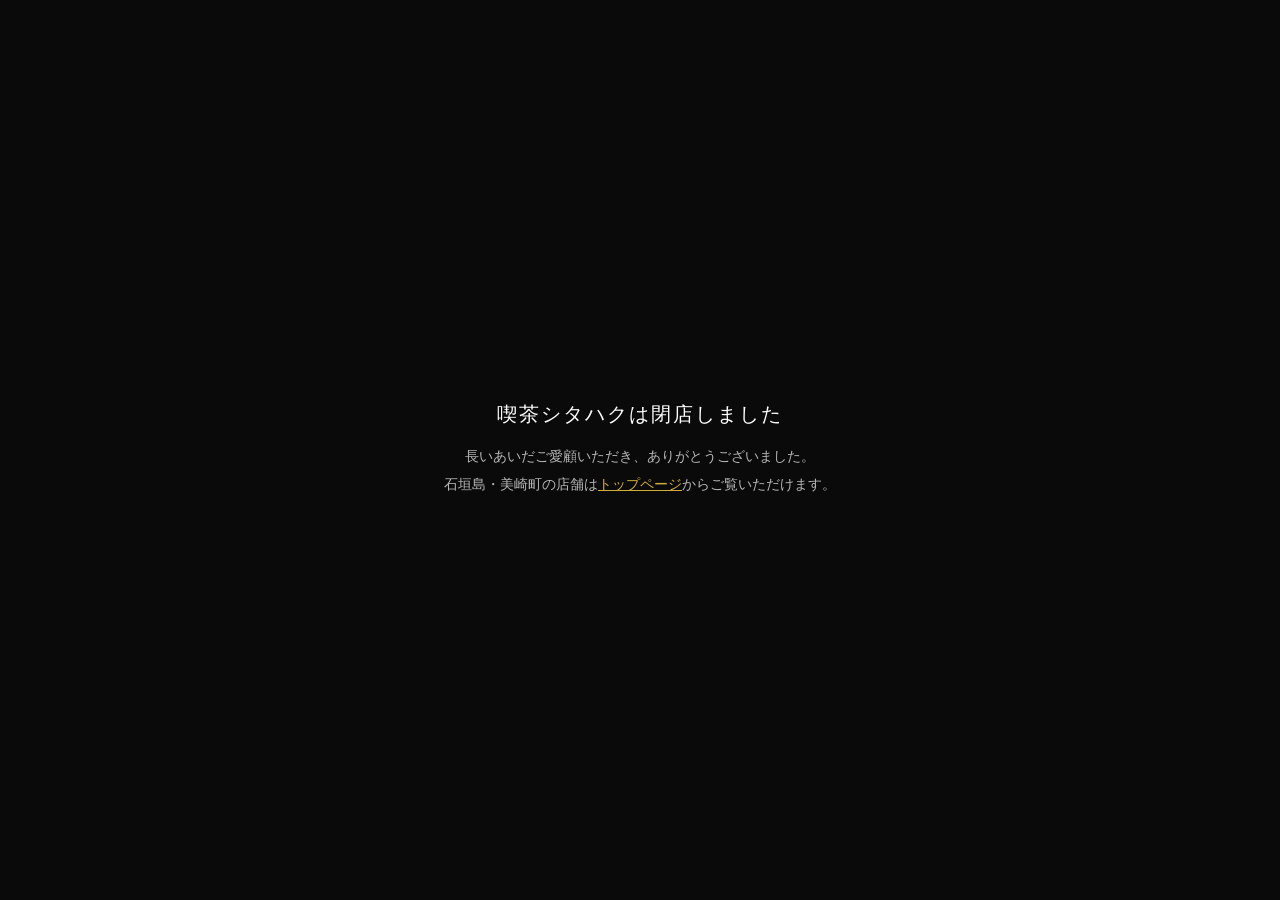
<file: stores/shitahaku.html>
<!DOCTYPE html>
<html lang="ja">
<head>
  <meta charset="UTF-8">
  <meta name="viewport" content="width=device-width, initial-scale=1.0">
  <title>喫茶シタハクは閉店しました | CREAM OF THE CROP</title>
  <meta name="robots" content="noindex">
  <meta http-equiv="refresh" content="5; url=../">
  <link rel="canonical" href="https://cream-okinawa.com/">
  <style>
    body { margin: 0; min-height: 100vh; display: flex; align-items: center; justify-content: center; background: #0a0a0a; color: #fff; font-family: 'Noto Sans JP', sans-serif; text-align: center; padding: 24px; box-sizing: border-box; }
    h1 { font-size: 20px; font-weight: 400; letter-spacing: 0.1em; }
    p { color: rgba(255,255,255,0.7); line-height: 2; font-size: 14px; }
    a { color: #d4af37; }
  </style>
</head>
<body>
  <div>
    <h1>喫茶シタハクは閉店しました</h1>
    <p>長いあいだご愛顧いただき、ありがとうございました。<br>石垣島・美崎町の店舗は<a href="../">トップページ</a>からご覧いただけます。</p>
  </div>
</body>
</html>
</file>
<file: css/style.css>
/* ======================================================
   CREAM OF THE CROP - Unified Stylesheet
   全ページ共通CSS（index / about / recruit / blog / stores）
   ====================================================== */

/* ===== 1. Reset ===== */
*, *::before, *::after { margin: 0; padding: 0; box-sizing: border-box; }

/* ===== 2. CSS Variables ===== */
:root {
  --white: #fff;
  --white-90: rgba(255,255,255,0.9);
  --white-70: rgba(255,255,255,0.7);
  --white-50: rgba(255,255,255,0.5);
  --white-20: rgba(255,255,255,0.2);
  --white-15: rgba(255,255,255,0.15);
  --white-10: rgba(255,255,255,0.1);
  --white-05: rgba(255,255,255,0.05);
  --accent: #e8c97a;
  --accent-dim: rgba(232,201,122,0.3);
  --gold: #e8c97a;
  --bg: #0a0a0a;
  --bg-warm: #f5f0e8;
  --bg-dark: #0a0a0a;
  --text-dark: #1e3a5f;
  --text-mid: #2d4a6f;
  --text-light: #6b8aad;
  --accent-blue: #0ea5e9;
  --accent-blue-dark: #0e7490;
  /* 店舗アクセントカラー（店舗ページでインライン上書き） */
  --store-accent: #e8c97a;
  --store-accent-hover: #d4b568;
}

/* ===== 3. Base ===== */
html { scroll-behavior: smooth; }

body {
  font-family: "Noto Sans JP", -apple-system, BlinkMacSystemFont, sans-serif;
  font-weight: 300;
  color: var(--white);
  overflow-x: hidden;
  -webkit-font-smoothing: antialiased;
  background: #0a0a0a;
}

/* サブページ共通 body リセット */
body.page-sub {
  line-height: 1.8;
  background: var(--bg);
}

/* About ページ（暖色テーマ） */
body.page-about {
  color: var(--text-dark);
  background: var(--bg-warm);
  line-height: 1.8;
}

/* サブページ共通リンク */
body.page-sub a { color: var(--gold); text-decoration: none; transition: opacity 0.3s; }
body.page-sub a:hover { opacity: 0.8; }
body.page-about a { color: var(--accent-blue-dark); text-decoration: none; transition: opacity 0.3s; }
body.page-about a:hover { opacity: 0.8; }

/* スキップリンク */
.skip-link {
  position: absolute; left: -9999px; top: auto;
  background: var(--gold); color: #000; padding: 8px 16px; z-index: 10000;
}
.skip-link:focus { left: 16px; top: 16px; }

/* ===== 4. Header - Index ===== */
.header {
  position: fixed;
  top: 0; left: 0; right: 0;
  z-index: 100;
  padding: 16px 24px;
  display: flex;
  align-items: center;
  justify-content: space-between;
  background: rgba(10, 10, 10, 0.4);
  backdrop-filter: blur(8px);
  -webkit-backdrop-filter: blur(8px);
  transition: background 0.3s, box-shadow 0.3s;
}

.header--scrolled {
  background: rgba(10, 10, 10, 0.92);
  backdrop-filter: blur(12px);
  -webkit-backdrop-filter: blur(12px);
  box-shadow: 0 1px 0 rgba(232, 201, 122, 0.1);
}

/* ===== 4b. Header - Subpages ===== */
.header--sub {
  z-index: 1000;
  padding: 0 24px;
  height: 64px;
  background: rgba(10,10,10,0.85);
  backdrop-filter: blur(20px);
  -webkit-backdrop-filter: blur(20px);
  border-bottom: 1px solid var(--white-10);
  transition: background 0.3s;
}
.header--sub.scrolled { background: rgba(10,10,10,0.95); }

.header__inner {
  max-width: 1200px; margin: 0 auto; height: 100%;
  display: flex; align-items: center; justify-content: space-between;
}

/* ===== Header Common ===== */
.header__logo {
  font-family: "Playfair Display", serif;
  font-size: 15px;
  font-weight: 600;
  letter-spacing: 0.08em;
  color: var(--gold);
  text-decoration: none;
}

/* サブページヘッダーロゴ */
.header--sub .header__logo {
  font-size: 18px;
  font-weight: 700;
  letter-spacing: 0.05em;
}

.header__nav {
  display: flex;
  gap: 28px;
}
.header--sub .header__nav { gap: 32px; }

.header__link {
  font-family: "Cormorant Garamond", serif;
  font-size: 13px;
  letter-spacing: 0.1em;
  color: rgba(255,255,255,0.65);
  text-decoration: none;
  transition: color 0.25s;
  text-transform: uppercase;
}
.header__link:hover { color: var(--gold); }

.header--sub .header__link {
  font-size: 14px;
  color: var(--white-70);
  transition: color 0.3s;
}
.header--sub .header__link:hover { color: var(--gold); opacity: 1; }
.header__link--active { color: var(--gold); }
.header--sub .header__link--active { color: var(--gold); }

/* ===== 5. Hamburger - Index ===== */
.header__menu-btn {
  display: none;
  background: none;
  border: none;
  cursor: pointer;
  padding: 8px 0;
  z-index: 201;
  transition: opacity 0.3s;
  flex-direction: column;
  align-items: center;
  gap: 0;
}
.header__menu-btn:active { opacity: 0.7; }

.header__menu-btn span {
  display: block;
  width: 28px;
  height: 2px;
  background: var(--white);
  margin: 4px 0;
  transition: transform 0.3s, opacity 0.3s, background 0.3s;
}

.header--scrolled .header__menu-btn span { background: var(--gold); }

.header__menu-label {
  font-family: "Cormorant Garamond", serif;
  font-size: 9px;
  letter-spacing: 2px;
  color: var(--white-70);
  margin-top: 2px;
  text-transform: uppercase;
  transition: color 0.3s;
}
.header--scrolled .header__menu-label { color: var(--gold); }

.header__menu-btn.active span { background: var(--gold); }
.header__menu-btn.active span:nth-child(1) { transform: rotate(45deg) translate(5px, 5px); }
.header__menu-btn.active span:nth-child(2) { opacity: 0; }
.header__menu-btn.active span:nth-child(3) { transform: rotate(-45deg) translate(5px, -5px); }
.header__menu-btn.active .header__menu-label { display: none; }

/* ===== 5b. Hamburger - Subpages ===== */
.header--sub .header__menu-btn {
  display: none;
  width: 32px; height: 24px;
  position: relative; z-index: 1001;
  padding: 0; margin: 0;
  flex-direction: row;
}
.header--sub .header__menu-btn span {
  display: block; width: 100%; height: 2px;
  background: var(--white);
  position: absolute; left: 0;
  margin: 0;
  transition: all 0.3s;
}
.header--sub .header__menu-btn span:nth-child(1) { top: 0; }
.header--sub .header__menu-btn span:nth-child(2) { top: 50%; transform: translateY(-50%); }
.header--sub .header__menu-btn span:nth-child(3) { bottom: 0; }
.header--sub .header__menu-btn.active span:nth-child(1) { top: 50%; transform: translateY(-50%) rotate(45deg); }
.header--sub .header__menu-btn.active span:nth-child(2) { opacity: 0; }
.header--sub .header__menu-btn.active span:nth-child(3) { bottom: 50%; transform: translateY(50%) rotate(-45deg); }

/* ===== Mobile Header ===== */
@media (max-width: 768px) {
  /* Index ハンバーガー */
  .header__nav {
    position: fixed;
    top: 0; left: 0;
    width: 100vw;
    height: 100vh;
    height: 100dvh;
    z-index: 200;
    background: #0a0a0a;
    flex-direction: column;
    align-items: center;
    justify-content: center;
    gap: 28px;
    opacity: 0;
    visibility: hidden;
    transition: opacity 0.35s ease, visibility 0.35s;
  }
  .header__nav.open {
    opacity: 1;
    visibility: visible;
  }
  .header__nav .header__link {
    display: block;
    font-size: 24px;
    font-family: "Playfair Display", serif;
    letter-spacing: 0.2em;
    color: rgba(255,255,255,0.9);
    padding: 12px 32px;
    text-align: center;
    border-bottom: 1px solid transparent;
    transition: color 0.3s, border-color 0.3s;
  }
  .header__nav .header__link:hover,
  .header__nav .header__link:active {
    color: var(--gold);
    border-bottom-color: var(--gold);
  }
  .header__menu-btn {
    display: flex;
    z-index: 201;
  }

  /* Subpages ハンバーガー */
  .header--sub .header__nav {
    position: fixed; inset: 0;
    background: rgba(10,10,10,0.98);
    flex-direction: column; align-items: center; justify-content: center;
    gap: 32px; opacity: 0; pointer-events: none;
    transition: opacity 0.3s;
    visibility: visible;
    height: auto;
  }
  .header--sub .header__nav.open { opacity: 1; pointer-events: auto; }
  .header--sub .header__nav .header__link { font-size: 18px; font-family: "Cormorant Garamond", serif; padding: 0; border-bottom: none; color: var(--white-70); }
  .header--sub .header__menu-btn { display: block; }
}


/* ===== 6. Index Hero ===== */
/* ヒーロー + 店舗 背景ラッパー */
.hero-stores-wrapper {
  position: relative;
  overflow: hidden;
}

.hero-stores-bg {
  position: absolute;
  inset: 0;
  background:
    url('../images/hero-main.webp')
    center top / cover no-repeat;
  z-index: 0;
}

.hero-stores-overlay {
  position: absolute;
  inset: 0;
  background: linear-gradient(
    180deg,
    rgba(0,0,0,0.5) 0%,
    rgba(0,0,0,0.25) 15%,
    rgba(0,0,0,0.35) 35%,
    rgba(0,0,0,0.55) 55%,
    rgba(0,0,0,0.75) 75%,
    rgba(0,0,0,0.9) 100%
  );
  z-index: 1;
}

.hero {
  position: relative;
  height: 100vh;
  min-height: 600px;
  display: flex;
  flex-direction: column;
  justify-content: flex-end;
  align-items: center;
  z-index: 2;
}

.hero-content {
  position: relative;
  z-index: 3;
  text-align: center;
  padding: 0 24px 56px;
  max-width: 480px;
  width: 100%;
}

.hero-sub {
  font-family: 'Cormorant Garamond', serif;
  font-style: italic;
  font-weight: 300;
  font-size: 16px;
  letter-spacing: 3px;
  color: var(--white-70);
  margin-bottom: 8px;
}

.hero-title {
  font-family: 'Playfair Display', serif;
  font-weight: 400;
  font-size: 42px;
  letter-spacing: 2px;
  color: var(--white);
  line-height: 1.1;
  margin-bottom: 6px;
  text-shadow: 0 2px 30px rgba(0,0,0,0.5);
}

.hero-title .script {
  font-family: 'Playfair Display', serif;
  font-style: italic;
  font-weight: 400;
  font-size: 56px;
  display: block;
  margin-top: -4px;
}

.hero-location {
  font-size: 11px;
  letter-spacing: 6px;
  color: var(--white-50);
  margin-top: 16px;
  text-transform: uppercase;
}

.hero-divider {
  width: 32px;
  height: 1px;
  background: var(--white-50);
  margin: 20px auto;
}

.hero-tagline {
  font-size: 13px;
  color: var(--white-70);
  letter-spacing: 2px;
  font-weight: 300;
}

.scroll-hint {
  position: relative;
  z-index: 3;
  text-align: center;
  padding-bottom: 24px;
  animation: bounce 2s infinite;
}

.scroll-hint span {
  display: block;
  font-size: 9px;
  letter-spacing: 4px;
  color: var(--white-50);
  margin-bottom: 4px;
}

.scroll-hint .arrow {
  font-size: 14px;
  color: var(--white-50);
}

@keyframes bounce {
  0%, 100% { transform: translateY(0); }
  50% { transform: translateY(6px); }
}

/* ===== 7. Stores Carousel (Index) ===== */
.stores-section {
  position: relative;
  padding: 48px 0 0;
  background: transparent;
  z-index: 2;
}

.section-header {
  text-align: center;
  margin-bottom: 28px;
  padding: 0 24px;
}

.section-header .label {
  font-family: 'Cormorant Garamond', serif;
  font-style: italic;
  font-size: 13px;
  letter-spacing: 4px;
  color: var(--white-50);
  margin-bottom: 6px;
}

.section-header h2 {
  font-family: 'Playfair Display', serif;
  font-weight: 400;
  font-size: 22px;
  letter-spacing: 6px;
  color: var(--white-90);
}

.carousel {
  display: flex;
  overflow-x: auto;
  scroll-snap-type: x mandatory;
  -webkit-overflow-scrolling: touch;
  scrollbar-width: none;
  gap: 0;
  padding: 0;
}

.carousel::-webkit-scrollbar { display: none; }

.swipe-card {
  flex: 0 0 86%;
  max-width: 400px;
  scroll-snap-align: center;
  position: relative;
  height: 520px;
  border-radius: 24px;
  overflow: hidden;
  margin: 0 7%;
  flex-shrink: 0;
}

.swipe-card:first-child { margin-left: 7%; }
.swipe-card:last-child { margin-right: 7%; }

.swipe-card .card-bg {
  position: absolute;
  inset: 0;
  background-size: cover;
  background-position: center;
  transition: transform 0.6s cubic-bezier(0.22, 1, 0.36, 1);
}

.swipe-card:hover .card-bg { transform: scale(1.05); }

.card-bg-split {
  display: flex;
  background: none !important;
}

.card-bg-half {
  flex: 1;
  background-size: cover;
  background-position: center;
}

.swipe-card .card-overlay {
  position: absolute;
  inset: 0;
  background: linear-gradient(
    180deg,
    rgba(0,0,0,0.1) 0%,
    rgba(0,0,0,0.15) 30%,
    rgba(0,0,0,0.5) 55%,
    rgba(0,0,0,0.88) 80%,
    rgba(0,0,0,0.95) 100%
  );
  z-index: 1;
}

.swipe-card::after {
  content: '';
  position: absolute;
  bottom: 0; left: 0; right: 0;
  height: 3px;
  background: var(--card-accent, var(--white-20));
  z-index: 3;
  opacity: 0.7;
}

.swipe-card[data-store="senbero"]   { --card-accent: #f5a623; }
.swipe-card[data-store="garage"]    { --card-accent: #6cb2eb; }
.swipe-card[data-store="leje"]      { --card-accent: #a882ff; }
.swipe-card[data-store="chucky"]    { --card-accent: #ff82ab; }
/* グループ店舗（写真が届くまでは色の背景） */
.swipe-card[data-store="ryugu"] { --card-accent: #4fb3d9; background: radial-gradient(circle at 30% 25%, #2a6f97 0%, #0b2545 55%, #050d1a 100%); }
.swipe-card[data-store="paw"]   { --card-accent: #e8b4c8; background: radial-gradient(circle at 70% 25%, #8a5a7a 0%, #3b2440 55%, #150c18 100%); }
.card-group-badge { display: inline-block; margin-left: 10px; padding: 2px 9px; border: 1px solid rgba(255,255,255,0.45); border-radius: 20px; font-size: 10px; letter-spacing: 0.18em; vertical-align: middle; }

.card-content {
  position: absolute;
  bottom: 0; left: 0; right: 0;
  z-index: 2;
  padding: 28px 24px 28px;
  display: flex;
  flex-direction: column;
  gap: 16px;
}

.card-number {
  font-family: 'Playfair Display', serif;
  font-size: 13px;
  color: var(--card-accent, var(--white-50));
  letter-spacing: 2px;
  opacity: 0.8;
}

.card-store-name {
  font-family: 'Playfair Display', serif;
  font-weight: 400;
  font-size: 28px;
  letter-spacing: 2px;
  color: var(--white);
  line-height: 1.2;
  text-shadow: 0 2px 20px rgba(0,0,0,0.5);
}

.card-store-genre {
  font-size: 11px;
  color: var(--white-50);
  letter-spacing: 3px;
  text-transform: uppercase;
  margin-top: -8px;
}

.card-desc {
  font-size: 13px;
  color: var(--white-70);
  line-height: 1.7;
  letter-spacing: 0.5px;
}

.card-links {
  display: flex;
  gap: 10px;
  flex-wrap: wrap;
}

.card-link-btn {
  display: flex;
  align-items: center;
  gap: 8px;
  padding: 10px 16px;
  background: rgba(255,255,255,0.1);
  backdrop-filter: blur(12px);
  -webkit-backdrop-filter: blur(12px);
  border: 1px solid rgba(255,255,255,0.12);
  border-radius: 12px;
  text-decoration: none;
  color: var(--white);
  font-size: 12px;
  font-weight: 400;
  letter-spacing: 0.5px;
  transition: all 0.3s;
}

.card-link-btn:hover {
  background: rgba(255,255,255,0.2);
  border-color: rgba(255,255,255,0.25);
  transform: translateY(-2px);
  box-shadow: 0 6px 20px rgba(0,0,0,0.3);
}

.card-link-btn:active { transform: translateY(0) scale(0.97); }
.card-link-btn svg { width: 16px; height: 16px; flex-shrink: 0; }

.card-detail-btn {
  display: inline-flex;
  align-items: center;
  gap: 8px;
  padding: 10px 20px;
  background: rgba(255,255,255,0.15);
  backdrop-filter: blur(12px);
  -webkit-backdrop-filter: blur(12px);
  border: 1px solid var(--card-accent, rgba(255,255,255,0.2));
  border-radius: 12px;
  text-decoration: none;
  color: var(--white);
  font-size: 12px;
  font-weight: 400;
  letter-spacing: 0.5px;
  transition: all 0.3s;
  margin-left: auto;
}

.card-detail-btn:hover {
  background: var(--card-accent, rgba(255,255,255,0.3));
  color: #000;
  transform: translateY(-2px);
  box-shadow: 0 6px 20px rgba(0,0,0,0.3);
}

.card-detail-btn span { font-size: 14px; transition: transform 0.3s; }
.card-detail-btn:hover span { transform: translateX(4px); }

.card-link-btn.ig {
  background: linear-gradient(135deg, rgba(131,58,180,0.35), rgba(253,29,29,0.25), rgba(247,119,55,0.25));
  border-color: rgba(253,29,29,0.2);
}
.card-link-btn.tt { background: rgba(255,255,255,0.08); }
.card-link-btn.x  { background: rgba(255,255,255,0.08); }
.card-link-btn.th { background: rgba(255,255,255,0.08); }
.card-link-btn.map {
  background: rgba(52,168,83,0.25);
  border-color: rgba(52,168,83,0.2);
}

.carousel-dots {
  display: flex;
  justify-content: center;
  gap: 8px;
  padding: 24px 0 8px;
}

.dot {
  width: 8px; height: 8px;
  border-radius: 50%;
  background: var(--white-20);
  border: none; padding: 0;
  cursor: pointer;
  transition: all 0.3s;
  -webkit-tap-highlight-color: transparent;
}

.dot.active {
  width: 24px;
  border-radius: 4px;
  background: var(--white-70);
}

.swipe-hint {
  text-align: center;
  padding: 8px 0 0;
  font-size: 10px;
  letter-spacing: 3px;
  color: var(--white-20);
  opacity: 1;
  transition: opacity 0.5s;
}
.swipe-hint.hidden { opacity: 0; }

/* PC: 5カードを上段3 + 下段2中央寄せ */
@media (min-width: 1024px) {
  .carousel {
    display: grid;
    grid-template-columns: repeat(3, 1fr);
    gap: 20px;
    overflow-x: visible;
    scroll-snap-type: none;
    max-width: 1200px;
    margin: 0 auto;
    padding: 0 24px;
  }
  .swipe-card {
    flex: none;
    max-width: none;
    margin: 0;
    height: 520px;
  }
  .swipe-card:first-child { margin-left: 0; }
  .swipe-card:last-child { margin-right: 0; }
  /* 4番目と5番目のカードを中央寄せ */
  .swipe-card:nth-child(4) { grid-column: 1 / 2; margin-left: calc(50% - 50%); }
  .swipe-card:nth-child(5) { grid-column: 2 / 3; }
  .carousel-dots, .swipe-hint { display: none; }
}

/* ===== 8. Map Section (Index) ===== */
.map-section {
  max-width: 400px;
  margin: 24px auto 0;
  padding: 0 28px;
}

.map-link {
  display: flex;
  align-items: center;
  justify-content: center;
  gap: 10px;
  padding: 15px;
  background: linear-gradient(135deg, rgba(255,255,255,0.06), rgba(255,255,255,0.02));
  backdrop-filter: blur(20px);
  -webkit-backdrop-filter: blur(20px);
  border: 1px solid var(--white-10);
  border-radius: 16px;
  text-decoration: none;
  color: var(--white-70);
  font-size: 13px;
  letter-spacing: 1px;
  transition: all 0.3s;
}

.map-link:hover {
  background: var(--white-10);
  color: var(--white);
}

.map-link svg { width: 18px; height: 18px; opacity: 0.7; }


/* ===== 9. Transition Gradient (Index) ===== */
.transition-gradient {
  height: 200px;
  background: linear-gradient(180deg, #0a0a0a 0%, #1a2332 30%, #f5f0e8 100%);
  position: relative;
}

/* ===== 10. Resort Section (Index) ===== */
.resort-section {
  background: #f5f0e8;
  color: #1e3a5f;
  padding: 100px 24px;
  position: relative;
  overflow: hidden;
}

.resort-section .section-title,
.resort-section .section-sub,
.resort-section .resort-container > *:not(.section-title):not(.section-sub) {
  opacity: 0;
  transform: translateY(30px);
  transition: opacity 0.8s cubic-bezier(0.25, 0.46, 0.45, 0.94),
              transform 0.8s cubic-bezier(0.25, 0.46, 0.45, 0.94);
}

.resort-section.in-view .section-title {
  opacity: 1; transform: translateY(0);
}
.resort-section.in-view .section-sub {
  opacity: 1; transform: translateY(0); transition-delay: 0.15s;
}
.resort-section.in-view .resort-container > *:not(.section-title):not(.section-sub) {
  opacity: 1; transform: translateY(0); transition-delay: 0.3s;
}

.resort-section .section-title {
  font-family: 'Playfair Display', serif;
  font-size: clamp(32px, 6vw, 48px);
  font-weight: 600; letter-spacing: 0.06em;
  color: #0e7490; text-align: center; margin-bottom: 8px;
}

.resort-section .section-sub {
  font-family: 'Cormorant Garamond', serif;
  font-size: 14px; letter-spacing: 0.15em;
  color: #0ea5e9; text-align: center; margin-bottom: 56px;
}

.resort-container {
  max-width: 900px; margin: 0 auto;
  position: relative; z-index: 1;
}

/* ===== 11. About Section on Index ===== */
.resort-section#about {
  padding: 0; background: #f5f0e8;
  position: relative; overflow: hidden;
}
.resort-section#about::before {
  content: ''; position: absolute; inset: 0;
  background: linear-gradient(135deg, rgba(14,116,144,0.08) 0%, rgba(14,165,233,0.04) 100%);
  z-index: 0;
}
.resort-section#about > * { position: relative; z-index: 1; }
.resort-section#about .resort-container { max-width: 100%; padding: 0; }

.about-split {
  display: grid; grid-template-columns: 55% 45%; min-height: 600px;
}
.about-photo { position: relative; overflow: hidden; }
.about-photo img { width: 100%; height: 100%; object-fit: cover; display: block; }
.about-body {
  display: flex; flex-direction: column; justify-content: center;
  padding: 80px 60px; background: #f5f0e8;
}
.about-body .section-title {
  text-align: left !important; font-size: clamp(36px, 5vw, 64px); margin-bottom: 24px;
}
.about-body .about-lead {
  font-size: 18px; font-weight: 500; color: #1e3a5f; line-height: 1.8; margin-bottom: 24px;
}
.about-text p { font-size: 15px; line-height: 2; margin-bottom: 16px; color: #2d4a6f; }
.about-text strong { color: #0e7490; font-weight: 500; }
.about-stats-row {
  display: flex; gap: 40px; margin-top: 36px; padding-top: 32px;
  border-top: 1px solid rgba(14, 116, 144, 0.15);
}
.about-stat { text-align: center; opacity: 0; transform: translateY(20px); transition: opacity 0.6s, transform 0.6s; }
.about-stat.is-visible { opacity: 1; transform: translateY(0); }
.about-stat-number {
  display: block; font-family: 'Playfair Display', serif; font-size: 42px; font-weight: 700;
  color: #0e7490; line-height: 1; margin-bottom: 4px;
}
.about-stat-label { font-size: 12px; color: #6b8aad; letter-spacing: 0.1em; }

/* ===== 12. Feature Cards ===== */
.feature-cards { display: grid; grid-template-columns: repeat(3, 1fr); gap: 0; }
.feature-card {
  position: relative; min-height: 360px; overflow: hidden;
  display: flex; flex-direction: column; justify-content: flex-end; padding: 36px 28px;
}
.feature-card-bg {
  position: absolute; inset: 0; background-size: cover; background-position: center;
  transition: transform 0.6s cubic-bezier(0.22, 1, 0.36, 1);
}
.feature-card:hover .feature-card-bg { transform: scale(1.06); }
.feature-card-overlay {
  position: absolute; inset: 0;
  background: linear-gradient(180deg, rgba(0,0,0,0.15) 0%, rgba(0,0,0,0.7) 70%, rgba(0,0,0,0.85) 100%);
  z-index: 1;
}
.feature-card-content { position: relative; z-index: 2; color: white; }
.feature-card-title {
  font-family: 'Noto Sans JP', sans-serif; font-size: 20px; font-weight: 500;
  letter-spacing: 0.05em; margin-bottom: 12px; line-height: 1.5;
}
.feature-card-desc { font-size: 13px; line-height: 1.8; color: rgba(255,255,255,0.8); }

/* ===== 13. News Section (Index) ===== */
.news-section {
  background: linear-gradient(175deg, #eee8da 0%, #e8e2d4 50%, #ebe5d7 100%);
  position: relative; overflow: hidden;
}
.news-section::before {
  content: ''; position: absolute; inset: 0;
  background: linear-gradient(160deg, rgba(14,116,144,0.06) 0%, rgba(232,201,122,0.04) 100%);
  z-index: 0;
}
.news-section > * { position: relative; z-index: 1; }
.news-list { display: flex; flex-direction: column; gap: 0; }
.news-item {
  display: flex; align-items: baseline; gap: 20px; padding: 24px 0;
  border-bottom: 1px solid rgba(14, 116, 144, 0.12); color: inherit;
}
.news-item:first-child { border-top: 1px solid rgba(14, 116, 144, 0.12); }
.news-date {
  font-family: 'Cormorant Garamond', serif; font-size: 14px; color: #0ea5e9;
  letter-spacing: 0.05em; flex-shrink: 0; min-width: 90px;
}
.news-tag {
  display: inline-block; font-size: 11px; padding: 2px 10px;
  border-radius: 20px; letter-spacing: 0.05em; flex-shrink: 0;
}
.news-tag--info { background: rgba(14, 165, 233, 0.12); color: #0e7490; }
.news-tag--store { background: rgba(249, 115, 22, 0.12); color: #c2410c; }
.news-tag--event { background: rgba(16, 185, 129, 0.12); color: #047857; }
.news-tag--column { background: rgba(139, 92, 246, 0.12); color: #7c3aed; }
.news-link { text-decoration: none; transition: color 0.3s; }
.news-link:hover { color: #0e7490; }
.news-title { font-size: 15px; color: #1e3a5f; line-height: 1.6; }

/* ===== 14. Recruit Section on Index ===== */
.recruit-section {
  background: #f5f0e8; padding-bottom: 0; position: relative; overflow: hidden;
}
.recruit-section::before {
  content: ''; position: absolute; inset: 0;
  background: linear-gradient(180deg, rgba(14,165,233,0.08) 0%, rgba(14,116,144,0.05) 100%);
  z-index: 0;
}
.recruit-section > * { position: relative; z-index: 1; }
.recruit-lead {
  text-align: center; font-size: 16px; line-height: 2; color: #2d4a6f;
  max-width: 640px; margin: 0 auto 48px;
}
.recruit-section .recruit-cta {
  text-align: center; margin-bottom: 60px; padding: 0; background: none; border: none;
}
.recruit-btn {
  display: inline-block; padding: 16px 56px;
  background: linear-gradient(135deg, #0ea5e9, #0e7490); color: white;
  text-decoration: none; border-radius: 40px; font-size: 16px; font-weight: 500;
  letter-spacing: 0.08em; transition: transform 0.3s, box-shadow 0.3s;
  box-shadow: 0 4px 20px rgba(14, 165, 233, 0.25);
}
.recruit-btn:hover {
  transform: translateY(-3px); box-shadow: 0 8px 32px rgba(14, 165, 233, 0.35);
}
.recruit-btns { display: flex; justify-content: center; gap: 14px; flex-wrap: wrap; }
.recruit-btn--line { background: #06C755; box-shadow: 0 4px 20px rgba(6,199,85,0.25); }
.recruit-btn--line:hover { box-shadow: 0 8px 32px rgba(6,199,85,0.35); }
@media (max-width: 768px) { .recruit-btns .recruit-btn { width: 100%; max-width: 320px; padding: 16px 24px; } }
.recruit-note { text-align: center; font-size: 13px; color: #6b8aad; margin-top: 16px; }

/* ===== 15. Contact Section (Index) ===== */
.contact-section { background: #0a0a0a; position: relative; overflow: hidden; }
.contact-section::before {
  content: ''; position: absolute; inset: 0;
  background: linear-gradient(135deg, rgba(10,10,10,0.9) 0%, rgba(30,58,95,0.3) 100%);
  z-index: 0;
}
.contact-section > * { position: relative; z-index: 1; }
.contact-section .section-title,
.contact-section .section-sub { color: rgba(255,255,255,0.95); }
.contact-lead {
  text-align: center; font-size: 16px; color: rgba(255,255,255,0.7);
  line-height: 1.8; margin-bottom: 48px; max-width: 600px; margin-left: auto; margin-right: auto;
}
.contact-general {
  text-align: center; margin-bottom: 56px; padding: 44px 36px;
  background: rgba(255,255,255,0.04); border: 1px solid rgba(232,201,122,0.15); border-radius: 4px;
}
.contact-general-label {
  font-size: 13px; color: rgba(255,255,255,0.5); letter-spacing: 0.1em;
  text-transform: uppercase; margin-bottom: 12px;
}
.contact-email {
  font-family: 'Playfair Display', serif; font-size: 22px; color: var(--gold);
  text-decoration: none; letter-spacing: 0.05em; transition: color 0.3s;
}
.contact-email:hover { color: #fff; }
.contact-stores {
  display: grid; grid-template-columns: repeat(3, 1fr); gap: 0; margin-bottom: 56px;
}
.contact-store {
  position: relative; min-height: 280px; overflow: hidden;
  display: flex; flex-direction: column; justify-content: flex-end;
  padding: 28px 24px; text-decoration: none; color: #fff;
}
.contact-store-bg {
  position: absolute; inset: 0; background-size: cover; background-position: center;
  transition: transform 0.6s ease;
}
.contact-store:hover .contact-store-bg { transform: scale(1.05); }
.contact-store-overlay {
  position: absolute; inset: 0;
  background: linear-gradient(180deg, rgba(0,0,0,0.2) 0%, rgba(0,0,0,0.7) 60%, rgba(0,0,0,0.88) 100%);
  z-index: 1;
}
.contact-store-content { position: relative; z-index: 2; }
.contact-store-name {
  font-family: 'Playfair Display', serif; font-size: 18px; font-weight: 500;
  letter-spacing: 0.05em; margin-bottom: 8px;
}
.contact-store-tel {
  font-family: 'Cormorant Garamond', serif; font-size: 20px; color: var(--gold);
  letter-spacing: 0.05em; margin-bottom: 4px;
}
.contact-store-type {
  font-size: 11px; color: rgba(255,255,255,0.5); letter-spacing: 0.1em; text-transform: uppercase;
}
/* --- Contact Form --- */
.contact-form {
  text-align: left; max-width: 640px; margin: 0 auto 56px;
  background: rgba(255,255,255,0.04); border: 1px solid rgba(232,201,122,0.15);
  border-radius: 4px; padding: 40px 36px;
}
.contact-form__row {
  display: grid; grid-template-columns: 1fr 1fr; gap: 16px; margin-bottom: 16px;
}
.contact-form__group { display: flex; flex-direction: column; }
.contact-form__row + .contact-form__group { margin-bottom: 16px; }
.contact-form__label {
  font-size: 13px; font-weight: 400; color: rgba(255,255,255,0.7);
  margin-bottom: 8px; letter-spacing: 0.03em;
}
.contact-form__req { color: var(--gold); font-size: 12px; }
.contact-form__input {
  padding: 12px 16px; border: 1px solid rgba(255,255,255,0.15); border-radius: 4px;
  font-size: 15px; font-family: "Noto Sans JP", sans-serif;
  color: #fff; background: rgba(255,255,255,0.06);
  transition: border-color 0.3s, box-shadow 0.3s; outline: none; width: 100%;
}
.contact-form__input:focus {
  border-color: var(--gold); box-shadow: 0 0 0 3px rgba(232,201,122,0.15);
}
.contact-form__input::placeholder { color: rgba(255,255,255,0.25); }
.contact-form__select {
  appearance: none; cursor: pointer;
  background-image: url("data:image/svg+xml,%3Csvg xmlns='http://www.w3.org/2000/svg' width='12' height='12' viewBox='0 0 12 12'%3E%3Cpath fill='%23e8c97a' d='M6 8L1 3h10z'/%3E%3C/svg%3E");
  background-repeat: no-repeat; background-position: right 16px center; padding-right: 40px;
}
.contact-form__textarea { resize: vertical; min-height: 120px; }
.contact-form__hp { position: absolute; left: -9999px; height: 0; overflow: hidden; }
.contact-form__submit {
  display: block; width: 100%; padding: 16px; margin-top: 24px;
  background: transparent; color: var(--gold); font-size: 15px; font-weight: 500;
  font-family: "Noto Sans JP", sans-serif; letter-spacing: 0.1em;
  border: 1px solid var(--gold); border-radius: 4px; cursor: pointer;
  transition: all 0.3s;
}
.contact-form__submit:hover {
  background: rgba(232,201,122,0.1); box-shadow: 0 4px 20px rgba(232,201,122,0.15);
}
.contact-form__submit:disabled { opacity: 0.4; cursor: not-allowed; }
.contact-form__status {
  text-align: center; margin-top: 16px; font-size: 14px; min-height: 24px;
}
.contact-form__status.success { color: #4ade80; }
.contact-form__status.error { color: #f87171; }
.contact-form__divider {
  display: flex; align-items: center; gap: 16px;
  max-width: 640px; margin: 0 auto 48px;
}
.contact-form__divider::before,
.contact-form__divider::after {
  content: ''; flex: 1; height: 1px; background: rgba(255,255,255,0.1);
}
.contact-form__divider span {
  font-size: 13px; color: rgba(255,255,255,0.4); white-space: nowrap; letter-spacing: 0.05em;
}

.contact-sns { text-align: center; }
.contact-sns-lead {
  font-size: 14px; color: rgba(255,255,255,0.5); margin-bottom: 20px; letter-spacing: 0.05em;
}
.contact-sns-grid { display: flex; justify-content: center; gap: 16px; flex-wrap: wrap; }
.contact-sns-item {
  display: flex; align-items: center; gap: 8px; padding: 12px 24px;
  background: transparent; border: 1px solid rgba(255,255,255,0.15); border-radius: 0;
  text-decoration: none; color: rgba(255,255,255,0.8); font-size: 13px;
  letter-spacing: 0.05em; transition: all 0.3s;
}
.contact-sns-item:hover {
  background: rgba(232,201,122,0.1); border-color: var(--gold); color: var(--gold);
}
.contact-sns-item svg { width: 18px; height: 18px; fill: var(--gold); }

/* ===== 16. Site Footer (Index) ===== */
.site-footer {
  background: #0a0a0a; color: rgba(255,255,255,0.6); padding: 60px 24px 32px;
}
.site-footer__gradient {
  height: 3px;
  background: linear-gradient(90deg, #e8c97a 0%, #0ea5e9 50%, #f97316 100%);
}
.site-footer__upper {
  max-width: 1000px; margin: 0 auto;
  display: grid; grid-template-columns: 1.4fr 1fr 1fr; gap: 40px;
}
.site-footer__brand {
  font-family: 'Playfair Display', serif; font-size: 16px; font-weight: 600;
  color: var(--gold); margin-bottom: 12px;
}
.site-footer__company { font-size: 12px; margin-bottom: 4px; }
.site-footer__address { font-size: 12px; line-height: 1.6; }
.site-footer__email { font-size: 12px; margin-top: 8px; }
.site-footer__email a { color: rgba(255,255,255,0.5); text-decoration: none; transition: color 0.2s; }
.site-footer__email a:hover { color: var(--gold); }
.site-footer__heading {
  font-family: 'Cormorant Garamond', serif; font-size: 14px; color: var(--gold);
  letter-spacing: 0.1em; margin-bottom: 16px; text-transform: uppercase;
}
.site-footer__nav { display: flex; flex-direction: column; gap: 10px; }
.site-footer__nav a {
  font-size: 13px; color: rgba(255,255,255,0.5); text-decoration: none; transition: color 0.2s;
}
.site-footer__nav a:hover { color: var(--gold); }
.site-footer__sns-section {
  max-width: 1000px; margin: 48px auto 0; padding-top: 32px;
  border-top: 1px solid rgba(255,255,255,0.06);
}
.site-footer__sns-heading {
  font-family: 'Cormorant Garamond', serif; font-size: 14px; color: var(--gold);
  letter-spacing: 0.1em; text-transform: uppercase; text-align: center; margin-bottom: 28px;
}
.site-footer__stores-grid { display: grid; grid-template-columns: repeat(6, 1fr); gap: 24px; }
.site-footer__store { text-align: center; }
.site-footer__store-name {
  font-size: 12px; font-weight: 600; color: rgba(255,255,255,0.75);
  margin-bottom: 4px; letter-spacing: 0.02em;
}
.site-footer__store-type { font-size: 10px; color: rgba(255,255,255,0.3); margin-bottom: 10px; }
.site-footer__store-links { display: flex; justify-content: center; gap: 8px; flex-wrap: wrap; }
.site-footer__store-links a {
  display: flex; align-items: center; justify-content: center;
  width: 32px; height: 32px; border-radius: 50%;
  border: 1px solid rgba(232, 201, 122, 0.15); transition: border-color 0.2s, background 0.2s;
}
.site-footer__store-links a:hover { border-color: var(--gold); background: rgba(232, 201, 122, 0.08); }
.site-footer__store-links svg { width: 14px; height: 14px; fill: rgba(255,255,255,0.5); }
.site-footer__official {
  display: flex; justify-content: center; gap: 24px; margin-top: 28px;
  padding-top: 20px; border-top: 1px solid rgba(255,255,255,0.04);
}
.site-footer__official a {
  display: flex; align-items: center; gap: 6px; font-size: 12px;
  color: rgba(255,255,255,0.45); text-decoration: none; transition: color 0.2s;
}
.site-footer__official a:hover { color: var(--gold); }
.site-footer__official svg { width: 16px; height: 16px; fill: rgba(255,255,255,0.45); flex-shrink: 0; }
.site-footer__official a:hover svg { fill: var(--gold); }
.site-footer__bottom {
  max-width: 1000px; margin: 40px auto 0; padding-top: 20px;
  border-top: 1px solid rgba(255,255,255,0.08);
  display: flex; justify-content: space-between; align-items: center; font-size: 12px;
}
.site-footer__bottom a { color: rgba(255,255,255,0.4); text-decoration: none; transition: color 0.2s; }
.site-footer__bottom a:hover { color: var(--gold); }

/* ===== 17. Hero Animation (Index) ===== */
.hero-content > * {
  opacity: 0; transform: translateY(16px); animation: heroFadeIn 0.8s ease-out forwards;
}
.hero-sub { animation-delay: 0.2s; }
.hero-title { animation-delay: 0.4s; }
.hero-location { animation-delay: 0.6s; }
.hero-divider { animation-delay: 0.7s; }
.hero-tagline { animation-delay: 0.8s; }

@keyframes heroFadeIn {
  to { opacity: 1; transform: translateY(0); }
}

.stores-section { opacity: 0; transform: translateY(30px); transition: opacity 0.8s, transform 0.8s cubic-bezier(0.22, 1, 0.36, 1); }
.stores-section.visible { opacity: 1; transform: translateY(0); }

/* ===== 18. Shared Fade-in Animation ===== */
.fade-in { opacity: 0; transform: translateY(24px); transition: opacity 0.6s ease, transform 0.6s ease; }
.fade-in.is-visible { opacity: 1; transform: translateY(0); }

/* ===== 19. About Page ===== */
.about-hero {
  position: relative; min-height: 60vh; display: flex;
  align-items: center; justify-content: center; text-align: center;
  overflow: hidden; margin-top: 64px; background: var(--bg-dark);
}
.about-hero__bg { position: absolute; inset: 0; background: url('images/about-leje-lounge.webp') center center / cover no-repeat; }
.about-hero__overlay { position: absolute; inset: 0; background: linear-gradient(180deg, rgba(10,10,10,0.5) 0%, rgba(10,10,10,0.8) 100%); }
.about-hero__content { position: relative; z-index: 2; padding: 60px 24px; color: var(--white); }
.about-hero__sub {
  font-family: 'Cormorant Garamond', serif; font-size: 14px; color: var(--gold);
  letter-spacing: 0.2em; text-transform: uppercase; margin-bottom: 16px;
}
.about-hero__title {
  font-family: 'Playfair Display', serif; font-size: clamp(32px, 5vw, 48px);
  font-weight: 700; letter-spacing: 0.08em; margin-bottom: 16px; color: var(--white);
}
.about-hero__lead { font-size: 15px; color: var(--white-70); max-width: 480px; margin: 0 auto; }

/* About page common section */
.container { max-width: 960px; margin: 0 auto; padding: 0 24px; }
.section { padding: 80px 0; }
.section + .section { border-top: 1px solid rgba(14,116,144,0.12); }
body.page-sub .section + .section { border-top: 1px solid var(--white-10); }
.section-title {
  font-family: 'Playfair Display', serif; font-size: 28px; font-weight: 600;
  color: #0e7490; text-align: center; letter-spacing: 0.1em; margin-bottom: 4px;
}
.section-sub {
  font-family: 'Cormorant Garamond', serif; font-size: 13px;
  color: var(--text-light); text-align: center; font-style: italic;
  letter-spacing: 0.1em; margin-bottom: 48px;
}

/* Message */
.about-message { max-width: 680px; margin: 0 auto; }
.about-message__photo { width: 240px; margin: 0 auto 40px; text-align: center; }
.about-message__photo img { display: block; width: 100%; height: auto; aspect-ratio: 4 / 5; object-fit: cover; border-radius: 4px; }
.about-message__photo figcaption { margin-top: 14px; font-size: 13px; color: var(--text-mid); letter-spacing: 0.15em; }
.about-message__text { text-align: center; }
.about-message__text p { font-size: 15px; color: var(--text-mid); line-height: 2.2; margin-bottom: 20px; }
.about-message__text p:last-child { margin-bottom: 0; }
.about-stats { display: flex; justify-content: center; gap: 48px; margin-top: 48px; }
.about-stat { text-align: center; }
.about-stat__number {
  font-family: 'Playfair Display', serif; font-size: 40px; font-weight: 700;
  color: #0e7490; display: block; line-height: 1.2;
}
.about-stat__label { font-size: 12px; color: var(--text-light); letter-spacing: 0.1em; margin-top: 4px; }

/* MV blocks */
.mv-block { max-width: 720px; margin: 0 auto 72px; text-align: center; }
.mv-block:last-of-type { margin-bottom: 0; }
.mv-label {
  font-family: 'Cormorant Garamond', serif; font-size: 14px; color: #0e7490;
  letter-spacing: 0.2em; text-transform: uppercase; margin-bottom: 4px;
}
.mv-label-jp { font-size: 12px; color: var(--text-light); letter-spacing: 0.15em; margin-bottom: 28px; }
.mv-headline {
  font-size: 20px; font-weight: 500; color: var(--text-dark); line-height: 1.9; margin-bottom: 32px;
  padding: 24px 0; border-top: 2px solid rgba(14,116,144,0.2); border-bottom: 2px solid rgba(14,116,144,0.2);
}
.mv-body p { font-size: 14px; color: var(--text-mid); line-height: 2.1; margin-bottom: 12px; text-align: left; }
.mv-body p:last-child { margin-bottom: 0; }
.values-header { text-align: center; margin-bottom: 40px; }
.values-grid { display: grid; grid-template-columns: repeat(2, 1fr); gap: 24px; max-width: 840px; margin: 0 auto; }
.value-card {
  padding: 28px 24px; background: var(--white); border-radius: 12px;
  box-shadow: 0 2px 16px rgba(14,116,144,0.06); border-left: 4px solid #0e7490;
  transition: transform 0.3s, box-shadow 0.3s;
}
.value-card:hover { transform: translateY(-3px); box-shadow: 0 8px 32px rgba(14,116,144,0.1); }
.value-card__number { font-family: 'Playfair Display', serif; font-size: 13px; color: #0e7490; letter-spacing: 0.1em; margin-bottom: 6px; }
.value-card__title { font-size: 16px; font-weight: 500; color: var(--text-dark); margin-bottom: 12px; }
.value-card__desc { font-size: 13px; color: var(--text-mid); line-height: 1.9; }

/* Timeline */
.timeline { position: relative; max-width: 600px; margin: 0 auto; padding-left: 32px; }
.timeline::before { content: ''; position: absolute; left: 8px; top: 8px; bottom: 8px; width: 2px; background: rgba(14,116,144,0.2); }
.timeline-item { position: relative; padding-bottom: 36px; }
.timeline-item:last-child { padding-bottom: 0; }
.timeline-item::before {
  content: ''; position: absolute; left: -28px; top: 6px; width: 12px; height: 12px;
  border-radius: 50%; background: #0e7490; border: 3px solid var(--bg-warm);
}
.timeline-item__year { font-family: 'Playfair Display', serif; font-size: 18px; color: #0e7490; font-weight: 600; margin-bottom: 4px; }
.timeline-item__text { font-size: 14px; color: var(--text-mid); line-height: 1.8; }

/* Store List (About page) */
.store-list { display: grid; grid-template-columns: repeat(3, 1fr); gap: 20px; }
.store-list-card {
  position: relative; border-radius: 12px; overflow: hidden; min-height: 240px;
  display: flex; flex-direction: column; justify-content: flex-end; padding: 24px 20px; transition: transform 0.3s;
}
.store-list-card:hover { transform: translateY(-4px); opacity: 1; }
.store-list-card__bg { position: absolute; inset: 0; background-size: cover; background-position: center; transition: transform 0.5s; }
.store-list-card:hover .store-list-card__bg { transform: scale(1.05); }
.store-list-card__overlay { position: absolute; inset: 0; background: linear-gradient(180deg, transparent 30%, rgba(0,0,0,0.75) 100%); }
.store-list-card__content { position: relative; z-index: 2; color: var(--white); }
.store-list-card__name { font-size: 18px; font-weight: 500; margin-bottom: 4px; }
.store-list-card__genre { font-size: 12px; color: rgba(255,255,255,0.7); margin-bottom: 12px; }
.store-list-card__link { font-size: 12px; color: var(--gold); letter-spacing: 0.1em; display: inline-flex; align-items: center; gap: 6px; }
.store-list-card__link:hover { opacity: 1; color: var(--white); }

/* Company Info */
.company-table { max-width: 640px; margin: 0 auto; }
.company-table__row { display: flex; padding: 16px 0; border-bottom: 1px solid rgba(14,116,144,0.12); }
.company-table__row:first-child { border-top: 1px solid rgba(14,116,144,0.12); }
.company-table__label { flex-shrink: 0; width: 120px; font-size: 13px; color: var(--text-light); letter-spacing: 0.05em; }
.company-table__value { font-size: 14px; color: var(--text-dark); }

/* ===== 20. Recruit Page ===== */
.recruit-hero {
  position: relative; min-height: 70vh; display: flex;
  align-items: center; justify-content: center; text-align: center;
  overflow: hidden; margin-top: 64px;
}
.recruit-hero__bg { position: absolute; inset: 0; background: url('images/recruit-senbero.webp') center center / cover no-repeat; }
.recruit-hero__overlay { position: absolute; inset: 0; background: linear-gradient(180deg, rgba(10,10,10,0.5) 0%, rgba(10,10,10,0.85) 100%); }
.recruit-hero__content { position: relative; z-index: 2; padding: 60px 24px; }
.recruit-hero__sub {
  font-family: 'Cormorant Garamond', serif; font-size: 14px; color: var(--gold);
  letter-spacing: 0.2em; text-transform: uppercase; margin-bottom: 16px;
}
.recruit-hero__title {
  font-family: 'Playfair Display', serif; font-size: clamp(32px, 5vw, 52px);
  font-weight: 700; letter-spacing: 0.05em; margin-bottom: 20px;
}
.recruit-hero__lead { font-size: 15px; color: var(--white-70); max-width: 520px; margin: 0 auto; line-height: 2; }

/* Section title (double underscore - used by recruit/blog/store) */
.section__title {
  font-family: 'Playfair Display', serif; font-size: 28px; font-weight: 600;
  color: var(--gold); text-align: center; letter-spacing: 0.1em; margin-bottom: 4px;
}
.section__subtitle {
  font-size: 12px; color: var(--white-50); text-align: center;
  letter-spacing: 0.2em; margin-bottom: 48px;
}

/* Recruit Message */
.recruit-message { max-width: 680px; margin: 0 auto; text-align: center; }
.recruit-message p { font-size: 15px; color: var(--white-70); line-height: 2.2; margin-bottom: 20px; }
.recruit-message p:last-child { margin-bottom: 0; }

/* Positions */
.positions-common {
  max-width: 640px; margin: 0 auto 36px; padding: 24px 28px;
  background: linear-gradient(135deg, rgba(14,165,233,0.08), rgba(232,201,122,0.08));
  border: 1px solid var(--white-15); border-radius: 12px; text-align: center;
}
.positions-common__label { font-size: 12px; color: var(--gold); letter-spacing: 0.15em; text-transform: uppercase; margin-bottom: 8px; }
.positions-common__salary { font-size: 20px; color: var(--white-90); font-weight: 400; letter-spacing: 0.03em; margin-bottom: 4px; }
.positions-common__note { font-size: 12px; color: var(--white-50); }
.positions-grid { display: grid; grid-template-columns: repeat(2, 1fr); gap: 20px; }
.positions-grid .position-card:last-child:nth-child(odd) { grid-column: 1 / -1; max-width: 50%; justify-self: center; }
.position-card {
  background: var(--white-05); border: 1px solid var(--white-10); border-radius: 12px; padding: 32px 28px;
  transition: border-color 0.3s, transform 0.3s;
}
.position-card:hover { border-color: #0ea5e9; transform: translateY(-4px); }
.position-card__badge {
  display: inline-block; padding: 4px 14px; border-radius: 20px; font-size: 11px; letter-spacing: 0.1em;
  background: rgba(14,165,233,0.15); color: #0ea5e9; margin-bottom: 16px;
}
.position-card__title { font-size: 20px; font-weight: 500; color: var(--white-90); margin-bottom: 16px; letter-spacing: 0.03em; }
.position-card__details { display: flex; flex-direction: column; gap: 10px; }
.position-card__row { display: flex; gap: 12px; font-size: 13px; align-items: baseline; }
.position-card__label { flex-shrink: 0; width: 72px; color: var(--white-50); font-size: 11px; letter-spacing: 0.1em; }
.position-card__value { color: var(--white-70); }

/* Benefits */
.benefits-grid { display: grid; grid-template-columns: repeat(3, 1fr); gap: 16px; }
.benefits-grid .benefit-item:last-child { grid-column: 2; }
.benefit-item {
  text-align: center; padding: 28px 16px; background: var(--white-05);
  border: 1px solid var(--white-10); border-radius: 12px; transition: border-color 0.3s;
}
.benefit-item:hover { border-color: var(--gold); }
.benefit-item__icon { width: 36px; height: 36px; margin: 0 auto 14px; color: var(--gold); }
.benefit-item__title { font-size: 14px; font-weight: 400; color: var(--white-90); margin-bottom: 6px; }
.benefit-item__desc { font-size: 12px; color: var(--white-50); line-height: 1.6; }

/* Flow */
.flow-steps { display: flex; justify-content: center; gap: 0; max-width: 720px; margin: 0 auto; }
.flow-step { flex: 1; text-align: center; position: relative; padding: 0 20px; }
.flow-step:not(:last-child)::after {
  content: ''; position: absolute; top: 24px; right: -12px; width: 24px; height: 2px; background: var(--white-20);
}
.flow-step__number {
  width: 48px; height: 48px; border-radius: 50%;
  background: linear-gradient(135deg, #0ea5e9, #0e7490);
  color: var(--white); font-size: 18px; font-weight: 500;
  display: flex; align-items: center; justify-content: center; margin: 0 auto 16px;
}
.flow-step__title { font-size: 15px; font-weight: 400; color: var(--white-90); margin-bottom: 8px; }
.flow-step__desc { font-size: 12px; color: var(--white-50); line-height: 1.6; }

/* Recruit CTA */
.recruit-cta {
  text-align: center; padding: 60px 24px; background: var(--white-05);
  border-top: 1px solid var(--white-10); border-bottom: 1px solid var(--white-10);
}
.recruit-cta__lead { font-size: 22px; font-weight: 400; color: var(--white-90); margin-bottom: 8px; letter-spacing: 0.05em; }
.recruit-cta__sub { font-size: 14px; color: var(--white-50); margin-bottom: 32px; }
.recruit-cta__buttons { display: flex; justify-content: center; gap: 16px; flex-wrap: wrap; }
.recruit-cta__btn {
  display: inline-flex; align-items: center; gap: 10px; padding: 16px 40px;
  border-radius: 50px; font-size: 15px; font-weight: 500; letter-spacing: 0.05em; transition: all 0.3s;
}
.recruit-cta__btn svg { width: 20px; height: 20px; flex-shrink: 0; }
.recruit-cta__btn--primary {
  background: linear-gradient(135deg, #0ea5e9, #0e7490); color: var(--white); border: none;
}
.recruit-cta__btn--primary:hover { transform: translateY(-3px); box-shadow: 0 8px 32px rgba(14,165,233,0.3); opacity: 1; }
.recruit-cta__btn--outline { border: 1px solid var(--white-20); color: var(--white); background: transparent; }
.recruit-cta__btn--outline:hover { border-color: var(--gold); color: var(--gold); opacity: 1; }
.recruit-cta__btn--line { background: #06C755; color: #fff; border: none; }
.recruit-cta__btn--line:hover { transform: translateY(-3px); box-shadow: 0 8px 32px rgba(6,199,85,0.35); opacity: 1; color: #fff; }

/* FAQ */
.faq-list { max-width: 720px; margin: 0 auto; display: flex; flex-direction: column; gap: 0; }
.faq-item { border-bottom: 1px solid var(--white-10); }
.faq-item:first-child { border-top: 1px solid var(--white-10); }
.faq-question {
  width: 100%; background: none; border: none; cursor: pointer;
  display: flex; align-items: center; justify-content: space-between;
  padding: 20px 4px; text-align: left; color: var(--white-90);
  font-family: 'Noto Sans JP', sans-serif; font-size: 15px; font-weight: 400;
  letter-spacing: 0.02em; transition: color 0.3s; gap: 16px;
}
.faq-question:hover { color: var(--gold); }
.faq-question__label {
  flex-shrink: 0; width: 28px; height: 28px; border-radius: 50%;
  background: linear-gradient(135deg, #0ea5e9, #0e7490);
  color: var(--white); font-size: 12px; font-weight: 500;
  display: flex; align-items: center; justify-content: center;
}
.faq-question__icon { flex-shrink: 0; width: 20px; height: 20px; color: var(--white-50); transition: transform 0.3s; }
.faq-item.is-open .faq-question__icon { transform: rotate(45deg); }
.faq-answer { max-height: 0; overflow: hidden; transition: max-height 0.4s ease, padding 0.3s ease; }
.faq-item.is-open .faq-answer { max-height: 200px; }
.faq-answer__inner { padding: 0 4px 20px 48px; font-size: 14px; color: var(--white-50); line-height: 1.9; }

/* ===== 21. Blog Page ===== */
.blog-hero {
  margin-top: 64px; padding: 80px 24px 60px; text-align: center;
  background: linear-gradient(180deg, rgba(10,10,10,1) 0%, rgba(20,20,30,1) 100%);
}
.blog-hero__sub { font-family: 'Cormorant Garamond', serif; font-size: 14px; color: var(--gold); letter-spacing: 0.2em; text-transform: uppercase; margin-bottom: 12px; }
.blog-hero__title { font-family: 'Playfair Display', serif; font-size: clamp(28px, 4vw, 42px); font-weight: 700; letter-spacing: 0.05em; margin-bottom: 16px; }
.blog-hero__lead { font-size: 14px; color: var(--white-50); max-width: 480px; margin: 0 auto; }
.blog-container { max-width: 960px; margin: 0 auto; padding: 60px 24px 80px; }
.blog-grid { display: grid; grid-template-columns: repeat(2, 1fr); gap: 24px; }
.blog-card {
  background: var(--white-05); border: 1px solid var(--white-10); border-radius: 12px; overflow: hidden;
  transition: border-color 0.3s, transform 0.3s; display: flex; flex-direction: column;
}
.blog-card:hover { border-color: #0ea5e9; transform: translateY(-4px); }
.blog-card__thumb { aspect-ratio: 1.91 / 1; overflow: hidden; background: var(--white-05); }
.blog-card__thumb img { width: 100%; height: 100%; object-fit: cover; display: block; transition: transform 0.6s; }
.blog-card:hover .blog-card__thumb img { transform: scale(1.04); }
.blog-card__body { padding: 24px; flex: 1; display: flex; flex-direction: column; }
.blog-card__meta { display: flex; align-items: center; gap: 10px; margin-bottom: 12px; }
.blog-card__date { font-size: 12px; color: var(--white-50); letter-spacing: 0.05em; }
.blog-card__tag { display: inline-block; padding: 2px 10px; border-radius: 12px; font-size: 10px; letter-spacing: 0.08em; font-weight: 500; }
.blog-card__tag--restaurant { background: rgba(249,115,22,0.12); color: #f97316; }
.blog-card__tag--story { background: rgba(139,92,246,0.12); color: #8b5cf6; }
.blog-card__tag--ai { background: rgba(14,165,233,0.12); color: #0ea5e9; }
.blog-card__tag--business { background: rgba(16,185,129,0.12); color: #10b981; }
.blog-card__tag--paid { background: rgba(232,201,122,0.15); color: var(--gold); }
.blog-card__title { font-size: 16px; font-weight: 400; color: var(--white-90); line-height: 1.6; margin-bottom: 12px; flex: 1; letter-spacing: 0.02em; }
.blog-card__excerpt {
  font-size: 13px; color: var(--white-50); line-height: 1.7; margin-bottom: 16px;
  display: -webkit-box; -webkit-line-clamp: 2; -webkit-box-orient: vertical; overflow: hidden;
}
.blog-card__link { font-size: 13px; color: #0ea5e9; letter-spacing: 0.05em; display: inline-flex; align-items: center; gap: 6px; }
.blog-card__link:hover { opacity: 1; color: var(--gold); }
.note-cta { text-align: center; padding: 48px 24px; border-top: 1px solid var(--white-10); }
.note-cta__text { font-size: 14px; color: var(--white-50); margin-bottom: 20px; }
.note-cta__btn {
  display: inline-flex; align-items: center; gap: 10px; padding: 14px 36px;
  border: 1px solid var(--white-20); border-radius: 40px; color: var(--white-70);
  font-size: 14px; letter-spacing: 0.05em; transition: all 0.3s;
}
.note-cta__btn:hover { border-color: var(--gold); color: var(--gold); opacity: 1; }

/* ===== 22. Store Detail Pages ===== */
.store-hero {
  position: relative; min-height: 70vh; display: flex;
  align-items: center; justify-content: center; text-align: center;
  overflow: hidden; margin-top: 64px;
}
.store-hero__bg { position: absolute; inset: 0; background-size: cover; background-position: center; }
.store-hero__overlay { position: absolute; inset: 0; background: linear-gradient(180deg, rgba(10,10,10,0.6) 0%, rgba(10,10,10,0.85) 100%); }
.store-hero__content { position: relative; z-index: 2; padding: 60px 24px; }
.store-hero__badge {
  display: inline-block; padding: 6px 20px; border: 1px solid var(--store-accent, #e8c97a);
  color: var(--store-accent, #e8c97a); font-size: 13px; font-weight: 400;
  letter-spacing: 0.15em; border-radius: 50px; margin-bottom: 20px;
}
.store-hero__name {
  font-family: 'Playfair Display', serif; font-size: clamp(36px, 6vw, 56px);
  font-weight: 700; letter-spacing: 0.05em; margin-bottom: 16px; color: var(--white);
}
.store-hero__concept { font-size: 15px; color: var(--white-70); max-width: 640px; margin: 0 auto; line-height: 1.8; }
/* 店名の下の電話・地図ボタン（スマホですぐ押せるように） */
.store-hero__actions { display: flex; justify-content: center; gap: 12px; flex-wrap: wrap; margin-top: 28px; }
.store-hero__actions .store-cta__btn { padding: 12px 24px; }
.store-hero__actions .store-cta__btn--primary { color: #000; }
.store-hero__actions .store-cta__btn--outline { color: #fff; border-color: rgba(255,255,255,0.5); background: rgba(0,0,0,0.25); }
.store-section { padding: 80px 0; }
.store-section + .store-section { border-top: 1px solid var(--white-10); }
.store-info-grid { display: grid; grid-template-columns: 1fr 1fr; gap: 24px; }
.store-info-item {
  background: var(--white-05); border: 1px solid var(--white-10); border-radius: 12px;
  padding: 28px 24px; text-align: center; transition: border-color 0.3s;
}
.store-info-item:hover { border-color: var(--store-accent, #e8c97a); }
.store-info-item__icon { width: 28px; height: 28px; color: var(--store-accent, #e8c97a); margin-bottom: 12px; }
.store-info-item__label { display: block; font-size: 11px; color: var(--white-50); letter-spacing: 0.15em; text-transform: uppercase; margin-bottom: 8px; }
.store-info-item__value { display: block; font-size: 16px; color: var(--white-90); font-weight: 400; }
.store-info-item__value a { color: var(--white-90); }
.store-info-item__value a:hover { color: var(--store-accent, #e8c97a); }
.store-concept__text { max-width: 700px; margin: 0 auto; }
.store-concept__text p { font-size: 15px; color: var(--white-70); line-height: 2; margin-bottom: 24px; }
.store-concept__text p:last-child { margin-bottom: 0; }
.menu-grid { display: grid; grid-template-columns: repeat(auto-fit, minmax(240px, 1fr)); gap: 16px; }
.menu-item { background: var(--white-05); border: 1px solid var(--white-10); border-radius: 12px; padding: 24px; transition: border-color 0.3s; }
.menu-item:hover { border-color: var(--store-accent, #e8c97a); }
.menu-item__name { font-size: 16px; font-weight: 400; color: var(--white-90); margin-bottom: 4px; }
.menu-item__price { font-family: 'Playfair Display', serif; font-size: 18px; color: var(--store-accent, #e8c97a); margin-bottom: 8px; }
.menu-item__desc { font-size: 12px; color: var(--white-50); line-height: 1.6; }
.gallery-grid { display: grid; grid-template-columns: repeat(3, 1fr); gap: 8px; }
.gallery-item { position: relative; border-radius: 8px; overflow: hidden; aspect-ratio: 4/3; cursor: pointer; }
.gallery-item img { width: 100%; height: 100%; object-fit: cover; transition: transform 0.4s; }
.gallery-item:hover img { transform: scale(1.06); }
.gallery-item:nth-child(1) { grid-row: span 2; aspect-ratio: auto; }
.sns-links { display: flex; gap: 16px; justify-content: center; flex-wrap: wrap; }
.sns-link-btn {
  display: inline-flex; align-items: center; gap: 10px; padding: 14px 28px;
  border: 1px solid var(--white-20); border-radius: 50px; color: var(--white); font-size: 14px; transition: all 0.3s;
}
.sns-link-btn:hover { border-color: var(--store-accent, #e8c97a); color: var(--store-accent, #e8c97a); opacity: 1; transform: translateY(-2px); }
.sns-link-btn svg { width: 20px; height: 20px; flex-shrink: 0; }
.lightbox { position: fixed; inset: 0; z-index: 9999; background: rgba(0,0,0,0.92); display: none; align-items: center; justify-content: center; cursor: pointer; }
.lightbox.active { display: flex; }
.lightbox img { max-width: 90vw; max-height: 85vh; object-fit: contain; border-radius: 8px; }
.lightbox__close { position: absolute; top: 20px; right: 24px; background: none; border: none; color: var(--white); font-size: 32px; cursor: pointer; z-index: 10000; width: 48px; height: 48px; display: flex; align-items: center; justify-content: center; }
.access__map { border-radius: 12px; overflow: hidden; border: 1px solid var(--white-10); margin-bottom: 40px; }
.access__map iframe { display: block; width: 100%; height: 400px; border: 0; }
.store-cta { display: flex; gap: 16px; justify-content: center; flex-wrap: wrap; margin-top: 40px; }
.store-cta__btn {
  display: inline-flex; align-items: center; gap: 10px; padding: 14px 32px;
  border-radius: 50px; font-size: 14px; font-weight: 500; letter-spacing: 0.05em; transition: all 0.3s; text-decoration: none;
}
.store-cta__btn svg { width: 18px; height: 18px; flex-shrink: 0; }
.store-cta__btn--outline { border: 1px solid var(--white-20); color: var(--white); background: transparent; }
.store-cta__btn--outline:hover { border-color: var(--store-accent, #e8c97a); color: var(--store-accent, #e8c97a); opacity: 1; }
.store-cta__btn--primary { background: var(--store-accent, #e8c97a); color: #000; border: 1px solid var(--store-accent, #e8c97a); }
.store-cta__btn--primary:hover { background: var(--store-accent-hover, #d4b568); border-color: var(--store-accent-hover, #d4b568); opacity: 1; }
.store-nav { padding: 60px 0; border-top: 1px solid var(--white-10); background: var(--white-05); }
.store-nav__title {
  font-family: 'Cormorant Garamond', serif; font-size: 14px; color: var(--white-50);
  text-align: center; letter-spacing: 0.2em; text-transform: uppercase; margin-bottom: 32px;
}
.store-nav__grid { display: flex; justify-content: center; gap: 32px; flex-wrap: wrap; }
.store-nav__item { display: flex; align-items: center; gap: 10px; color: var(--white-70); font-size: 14px; transition: color 0.3s; }
.store-nav__item:hover { color: var(--white); opacity: 1; }
.store-nav__dot { width: 10px; height: 10px; border-radius: 50%; flex-shrink: 0; }

/* ===== 23. Subpage Footer ===== */
.footer--sub {
  padding: 60px 0 32px; border-top: 1px solid var(--white-10); background: #0a0a0a;
}
.footer--sub .footer__inner { text-align: center; max-width: 900px; margin: 0 auto; padding: 0 24px; }
.footer--sub .footer__logo { font-family: 'Playfair Display', serif; font-size: 20px; font-weight: 700; color: var(--gold); letter-spacing: 0.08em; margin-bottom: 8px; }
.footer--sub .footer__company { font-size: 11px; color: var(--white-50); letter-spacing: 0.1em; margin-bottom: 6px; }
.footer--sub .footer__address { font-size: 12px; color: var(--white-50); margin-bottom: 8px; }
.footer--sub .footer__email { font-size: 12px; margin-bottom: 20px; }
.footer--sub .footer__email a { color: var(--white-50); transition: color 0.3s; }
.footer--sub .footer__email a:hover { color: var(--gold); }
.footer--sub .footer__stores {
  display: grid; grid-template-columns: repeat(6, 1fr); gap: 16px;
  margin-bottom: 24px; padding: 24px 0;
  border-top: 1px solid var(--white-10); border-bottom: 1px solid var(--white-10);
}
.footer--sub .footer__store { text-align: center; }
.footer--sub .footer__store-name { display: block; font-size: 11px; color: rgba(255,255,255,0.7); margin-bottom: 4px; font-weight: 600; }
.footer--sub .footer__store-type { display: block; font-size: 9px; color: var(--white-20); margin-bottom: 8px; }
.footer--sub .footer__store-links { display: flex; justify-content: center; gap: 8px; }
.footer--sub .footer__store-links a { color: var(--white-50); transition: color 0.3s; display: flex; }
.footer--sub .footer__store-links a:hover { color: var(--gold); }
.footer--sub .footer__store-links svg { width: 18px; height: 18px; fill: currentColor; }
.footer--sub .footer__official { display: flex; justify-content: center; gap: 24px; margin-bottom: 24px; flex-wrap: wrap; }
.footer--sub .footer__official a { display: flex; align-items: center; gap: 5px; font-size: 12px; color: var(--white-50); transition: color 0.3s; }
.footer--sub .footer__official a:hover { color: var(--gold); }
.footer--sub .footer__official svg { width: 16px; height: 16px; fill: currentColor; flex-shrink: 0; }
.footer--sub .footer__nav { display: flex; justify-content: center; gap: 24px; flex-wrap: wrap; margin-bottom: 24px; }
.footer--sub .footer__nav a { font-family: 'Cormorant Garamond', serif; font-size: 13px; color: var(--white-50); letter-spacing: 0.08em; }
.footer--sub .footer__nav a:hover { color: var(--gold); opacity: 1; }
.footer--sub .footer__copy { font-size: 11px; color: var(--white-20); letter-spacing: 0.05em; }

/* ===== 24. Responsive ===== */
@media (max-width: 1024px) {
  .contact-stores { grid-template-columns: repeat(2, 1fr); }
}

@media (max-width: 768px) {
  /* スマホはぼかし効果を外して濃い背景で代用（スクロールのカクつき対策） */
  .header, .header--scrolled, .header--sub, .card-link-btn, .card-detail-btn, .map-link { backdrop-filter: none; -webkit-backdrop-filter: none; }
  .header { background: rgba(10,10,10,0.75); }
  .header--scrolled, .header--sub { background: rgba(10,10,10,0.95); }
  .card-link-btn { background: rgba(30,30,30,0.7); }
  .card-detail-btn { background: rgba(30,30,30,0.75); }
  .map-link { background: rgba(255,255,255,0.06); }
  /* Index */
  .about-split { grid-template-columns: 1fr; min-height: auto; }
  .about-photo { height: 300px; }
  .about-body { padding: 48px 24px; }
  .about-body .section-title { text-align: center !important; }
  .about-stats-row { justify-content: space-around; }
  .about-stat-number { font-size: 32px; }
  /* 特長・採用のカードと店舗の電話はスマホで横にスワイプ（次のカードの端を見せる） */
  .feature-cards, .contact-stores { display: flex; overflow-x: auto; scroll-snap-type: x mandatory; gap: 10px; padding: 0 20px; scroll-padding: 0 20px; scrollbar-width: none; -webkit-overflow-scrolling: touch; }
  .resort-section .feature-cards, .contact-stores { margin-left: -20px; margin-right: -20px; }
  .feature-cards::-webkit-scrollbar, .contact-stores::-webkit-scrollbar { display: none; }
  .feature-card { flex: 0 0 82%; min-height: 320px; scroll-snap-align: start; border-radius: 12px; }
  .contact-store { flex: 0 0 62%; scroll-snap-align: start; border-radius: 12px; }
  .resort-section { padding: 60px 20px; }
  .news-item { flex-wrap: wrap; gap: 8px 12px; }
  .news-title { width: 100%; font-size: 14px; }
  .contact-store { min-height: 200px; }
  .contact-form { padding: 28px 20px; }
  .contact-form__row { grid-template-columns: 1fr; }
  .site-footer__upper { grid-template-columns: 1fr; gap: 32px; text-align: center; }
  .site-footer__stores-grid { grid-template-columns: repeat(2, 1fr); gap: 20px; }
  .site-footer__stores-grid > :last-child:nth-child(odd) { grid-column: 1 / -1; }
  .site-footer__official { flex-wrap: wrap; justify-content: center; }
  .site-footer__bottom { flex-direction: column; gap: 8px; text-align: center; }

  /* About page */
  .about-hero { min-height: 50vh; }
  .about-stats { gap: 24px; }
  .about-stat__number { font-size: 32px; }
  .values-grid { grid-template-columns: 1fr; }
  .mv-headline { font-size: 18px; }
  .store-list { grid-template-columns: 1fr; }
  .section { padding: 60px 0; }
  .company-table__row { flex-direction: column; gap: 4px; }
  .company-table__label { width: auto; }

  /* Recruit page */
  .recruit-hero { min-height: 60vh; }
  .positions-grid { grid-template-columns: 1fr; }
  .positions-grid .position-card:last-child:nth-child(odd) { max-width: 100%; }
  .benefits-grid { grid-template-columns: repeat(2, 1fr); }
  .benefits-grid .benefit-item:last-child { grid-column: auto; }
  .faq-answer__inner { padding-left: 4px; }
  .flow-steps { flex-direction: column; gap: 32px; }
  .flow-step:not(:last-child)::after { display: none; }
  .recruit-cta__buttons { flex-direction: column; align-items: center; }

  /* Blog page */
  .blog-grid { grid-template-columns: 1fr; }
  .blog-hero { padding: 60px 24px 40px; }

  /* Store page */
  .store-hero { min-height: 60vh; }
  .store-info-grid { grid-template-columns: 1fr; }
  .store-section { padding: 60px 0; }
  .gallery-grid { grid-template-columns: repeat(2, 1fr); }
  .gallery-item:nth-child(1) { grid-row: span 1; }
  .sns-links { flex-direction: column; align-items: center; }
  .store-nav__grid { flex-direction: column; align-items: center; gap: 20px; }

  /* Subpage footer */
  .footer--sub .footer__nav { gap: 16px; }
  .footer--sub .footer__stores { grid-template-columns: repeat(2, 1fr); }
  .footer--sub .footer__stores > :last-child:nth-child(odd) { grid-column: 1 / -1; }
}

/* --- パンくずリスト --- */
.breadcrumb {
  max-width: 960px;
  margin: 80px auto 0;
  padding: 12px 24px;
  font-size: 12px;
  letter-spacing: 0.05em;
}
.breadcrumb ol {
  display: flex;
  gap: 8px;
  align-items: center;
  flex-wrap: wrap;
}
.breadcrumb li {
  display: flex;
  align-items: center;
  gap: 8px;
}
.breadcrumb li::after {
  content: '>';
  color: var(--white-20);
  font-size: 10px;
}
.breadcrumb li:last-child::after {
  display: none;
}
.breadcrumb a {
  color: var(--white-50);
  font-family: 'Cormorant Garamond', serif;
  letter-spacing: 0.1em;
  text-transform: uppercase;
  transition: color 0.3s;
}
.breadcrumb a:hover {
  color: var(--gold);
}
.breadcrumb li[aria-current="page"] {
  color: var(--white-70);
}
/* About page breadcrumb (warm theme) */
body.page-about .breadcrumb a { color: var(--text-light); }
body.page-about .breadcrumb a:hover { color: var(--accent-blue-dark); }
body.page-about .breadcrumb li::after { color: rgba(14,116,144,0.3); }
body.page-about .breadcrumb li[aria-current="page"] { color: var(--text-dark); }

/* ===== Other Stores Section ===== */
.other-stores {
  padding: 80px 0;
  background: var(--bg-dark);
}
.other-stores .container {
  max-width: 1100px;
  margin: 0 auto;
  padding: 0 24px;
}
.other-stores__title {
  text-align: center;
  font-family: 'Cormorant Garamond', serif;
  font-size: 1.8rem;
  font-weight: 400;
  color: var(--white-90);
  margin-bottom: 0.5rem;
  letter-spacing: 0.15em;
}
.other-stores__subtitle {
  text-align: center;
  font-size: 0.85rem;
  color: var(--white-50);
  margin-bottom: 3rem;
  letter-spacing: 0.1em;
}
.other-stores__grid {
  display: grid;
  grid-template-columns: repeat(4, 1fr);
  gap: 20px;
}
@media (max-width: 768px) {
  .other-stores__grid { grid-template-columns: repeat(2, 1fr); gap: 16px; }
  .other-stores { padding: 60px 0; }
}
@media (max-width: 480px) {
  .other-stores__grid { grid-template-columns: 1fr 1fr; gap: 12px; }
}
.other-stores__card {
  position: relative;
  border-radius: 12px;
  overflow: hidden;
  aspect-ratio: 3/4;
  transition: transform 0.3s;
}
.other-stores__card:hover {
  transform: translateY(-4px);
}
.other-stores__card-bg {
  position: absolute;
  inset: 0;
  background-size: cover;
  background-position: center;
  transition: transform 0.4s;
}
.other-stores__card:hover .other-stores__card-bg {
  transform: scale(1.05);
}
.other-stores__card-overlay {
  position: absolute;
  inset: 0;
  background: linear-gradient(to top, rgba(0,0,0,0.75) 0%, rgba(0,0,0,0.1) 60%);
}
.other-stores__card-content {
  position: absolute;
  bottom: 0;
  left: 0;
  right: 0;
  padding: 20px 16px;
  color: var(--white);
}
.other-stores__card-name {
  font-family: 'Playfair Display', serif;
  font-size: 1.1rem;
  font-weight: 600;
  margin-bottom: 4px;
}
.other-stores__card-genre {
  font-size: 0.75rem;
  color: var(--white-70);
  letter-spacing: 0.05em;
}
.other-stores__card a {
  position: absolute;
  inset: 0;
  z-index: 1;
}

/* ===== 店舗ページのメニュー（scripts/build_menus.py で生成） ===== */
.menu-system { max-width: 720px; margin: 0 auto 40px; border: 1px solid var(--white-15); border-radius: 12px; padding: 8px 24px; }
.menu-system > div { display: flex; justify-content: space-between; align-items: baseline; gap: 16px; padding: 12px 0; border-bottom: 1px solid var(--white-10); }
.menu-system > div:last-child { border-bottom: 0; }
.menu-system dt { font-size: 15px; color: var(--white-90); }
.menu-system dd { margin: 0; text-align: right; font-family: 'Playfair Display', serif; font-size: 18px; color: var(--store-accent, #e8c97a); }
.menu-system dd small { display: block; font-family: 'Noto Sans JP', sans-serif; font-size: 12px; color: var(--white-50); }
.menu-system__note { font-size: 12px; color: var(--white-50); justify-content: center !important; text-align: center; }
.menu-heading { text-align: center; font-size: 13px; letter-spacing: 0.3em; color: var(--store-accent, #e8c97a); font-weight: 400; margin-bottom: 16px; }
.menu-picks { list-style: none; display: grid; grid-template-columns: repeat(4, 1fr); gap: 12px; margin: 0 auto 40px; max-width: 960px; }
.menu-picks li { border: 1px solid var(--white-15); border-radius: 12px; padding: 18px 16px; display: flex; flex-direction: column; justify-content: space-between; gap: 10px; background: var(--white-05); }
.menu-picks__name { font-size: 14px; color: var(--white-90); line-height: 1.6; }
.menu-picks__price { font-family: 'Playfair Display', serif; font-size: 18px; color: var(--store-accent, #e8c97a); }
.menu-cats { display: grid; grid-template-columns: 1fr 1fr; gap: 10px 20px; max-width: 960px; margin: 0 auto; align-items: start; }
.menu-cat { border-bottom: 1px solid var(--white-10); }
.menu-cat summary { list-style: none; cursor: pointer; display: flex; justify-content: space-between; align-items: center; padding: 14px 4px; font-size: 15px; color: var(--white-90); -webkit-tap-highlight-color: transparent; }
.menu-cat summary::-webkit-details-marker { display: none; }
.menu-cat summary span { margin-left: auto; font-size: 12px; color: var(--white-50); }
.menu-cat summary::after { content: '+'; color: var(--store-accent, #e8c97a); font-size: 18px; margin-left: 12px; }
.menu-cat[open] summary::after { content: '−'; }
.menu-list { list-style: none; padding: 0 4px 14px; }
.menu-list li { display: flex; justify-content: space-between; gap: 16px; padding: 7px 0; font-size: 14px; color: var(--white-70); border-top: 1px dashed var(--white-10); }
.menu-list li:first-child { border-top: 0; }
.menu-list__price { white-space: nowrap; color: var(--white-90); font-variant-numeric: tabular-nums; }
.menu-notes { list-style: none; max-width: 960px; margin: 28px auto 0; font-size: 12px; color: var(--white-50); line-height: 1.9; }
.menu-notes li::before { content: '※'; }
@media (max-width: 768px) {
  .menu-picks { grid-template-columns: 1fr 1fr; }
  .menu-cats { grid-template-columns: 1fr; }
  .menu-system { padding: 4px 16px; }
}
</file>
